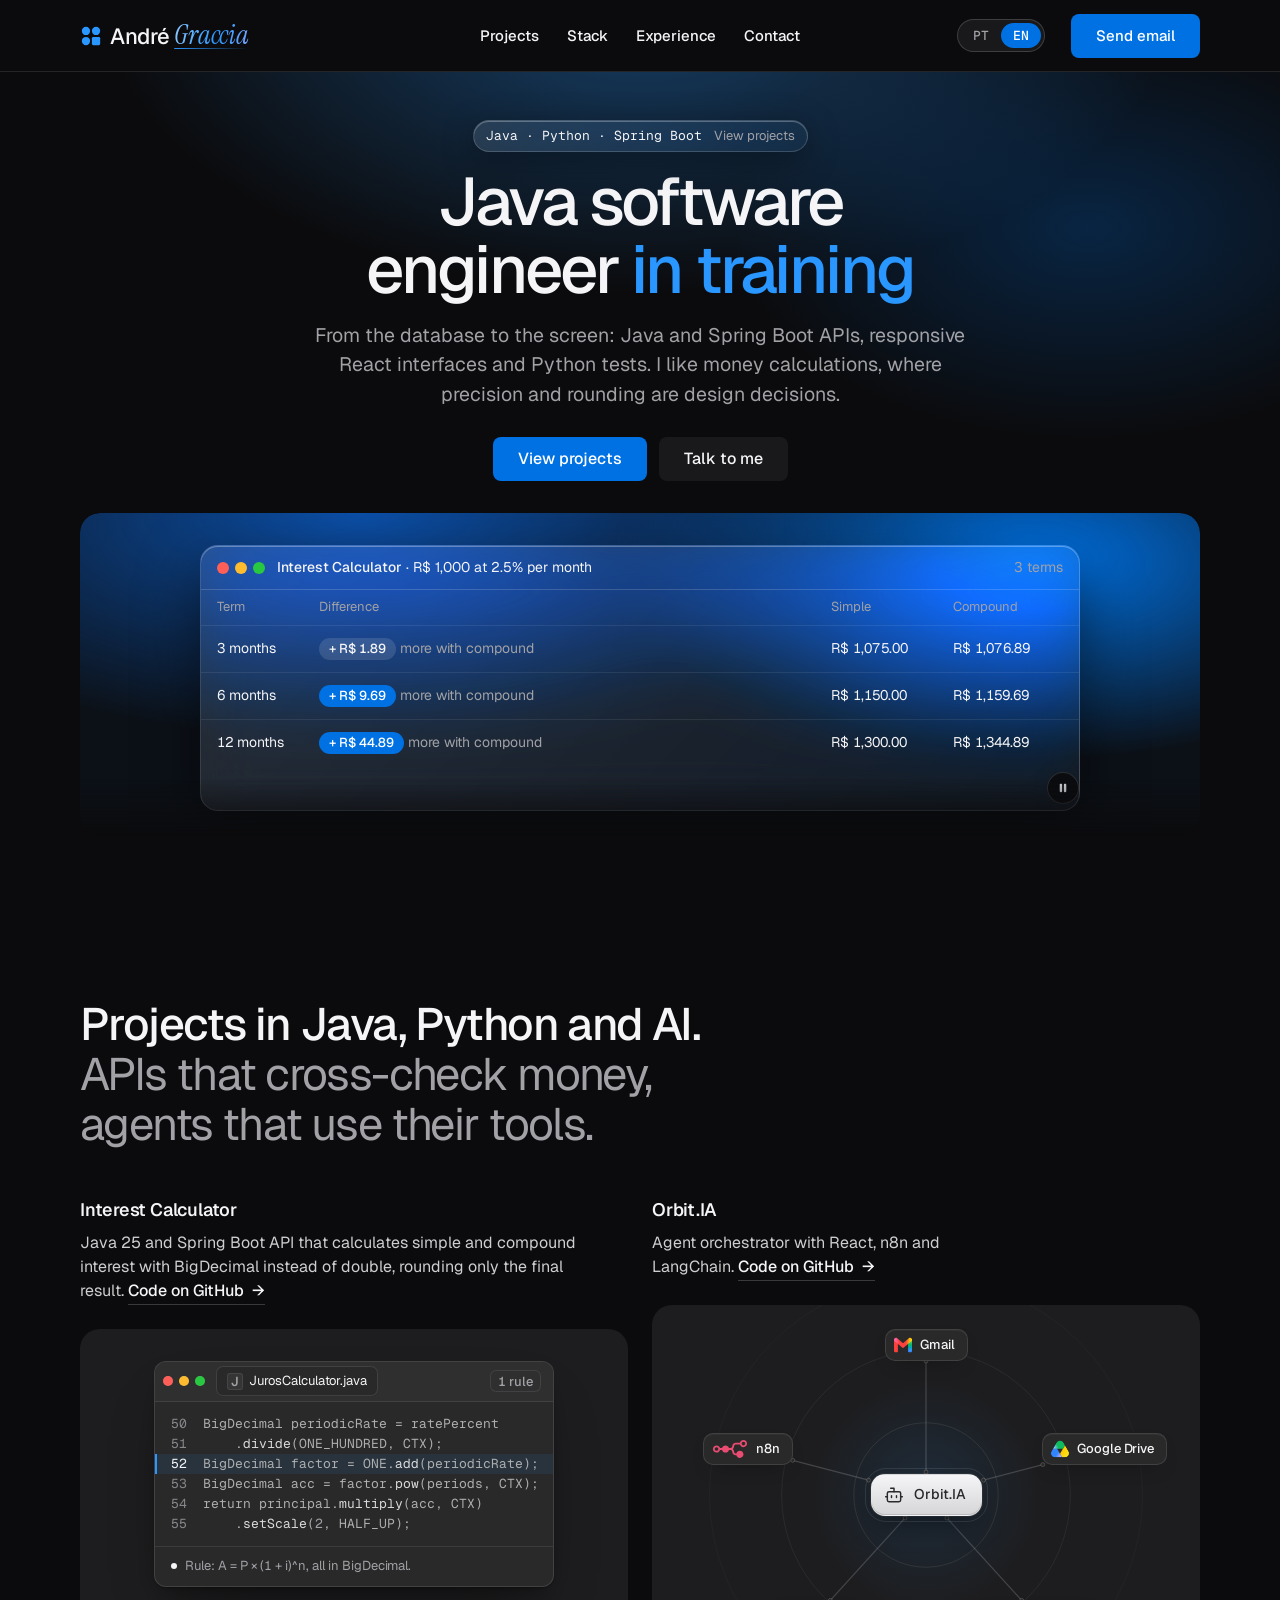
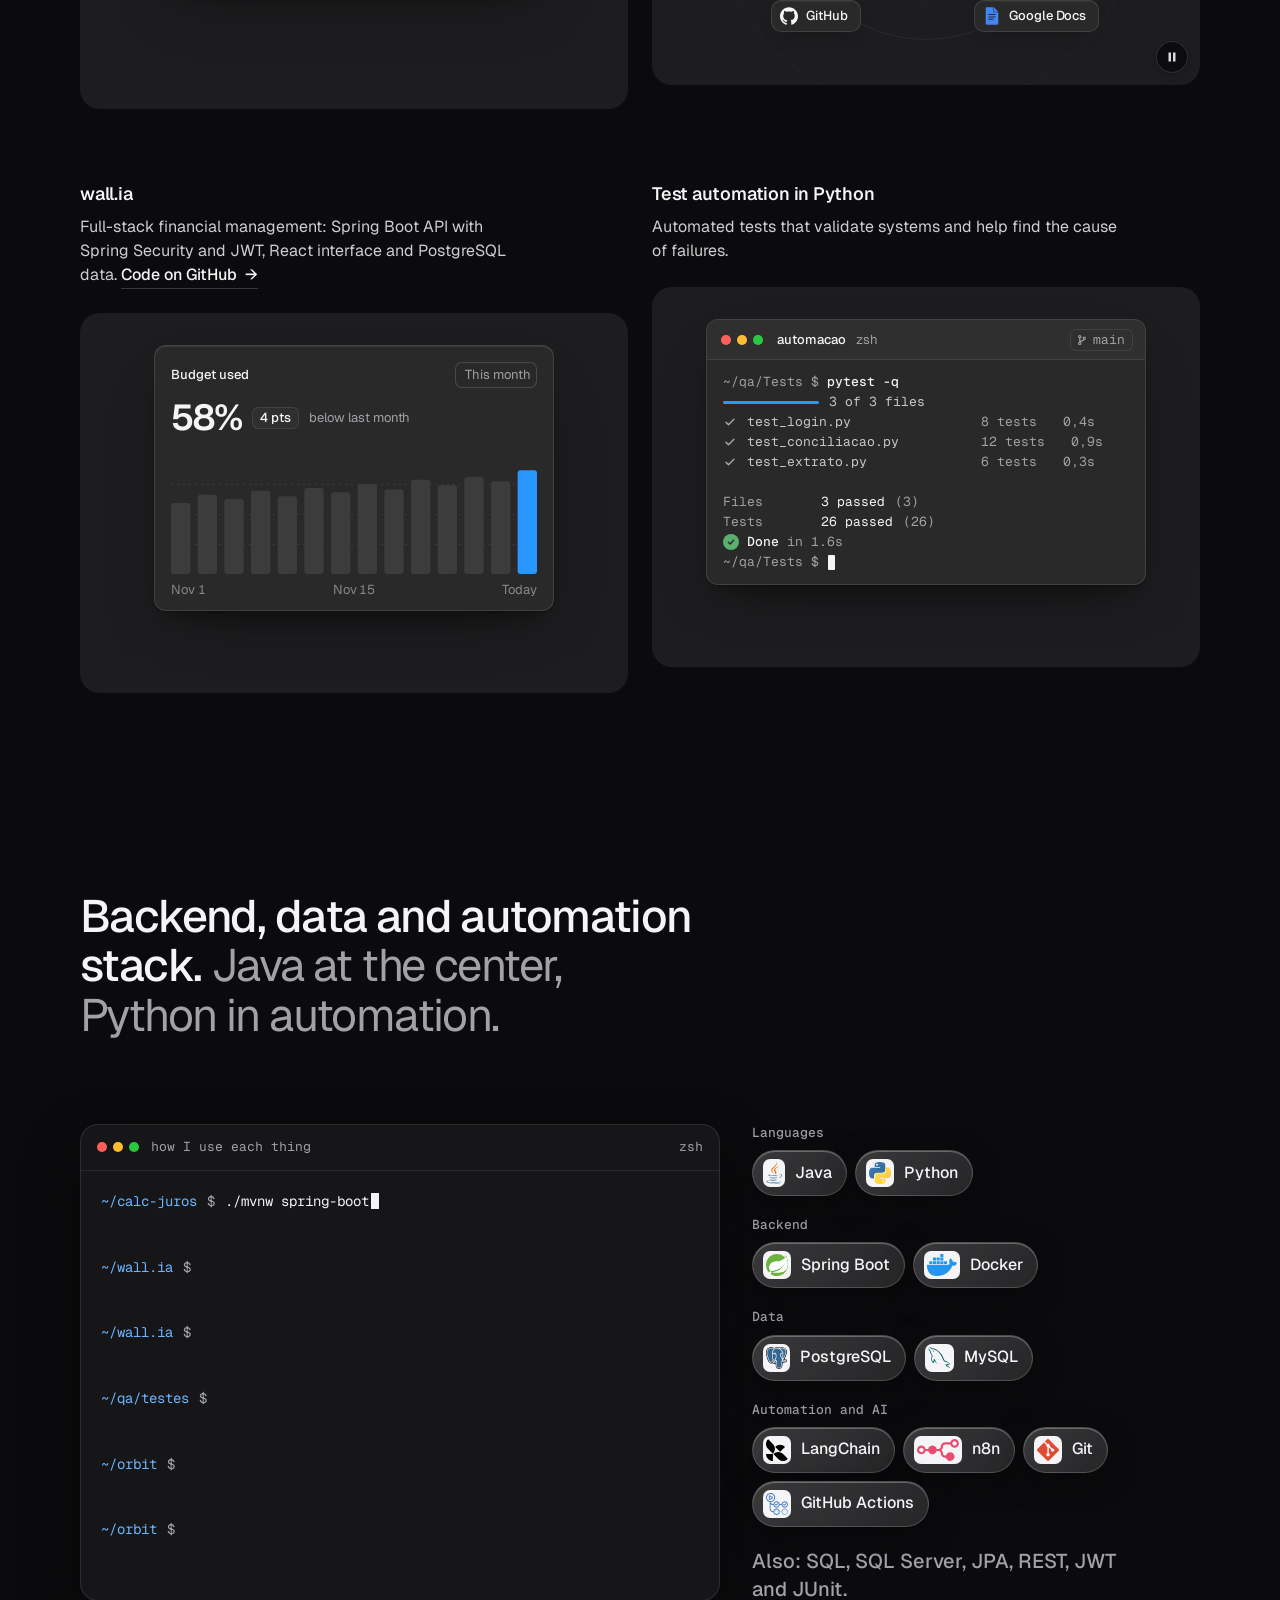
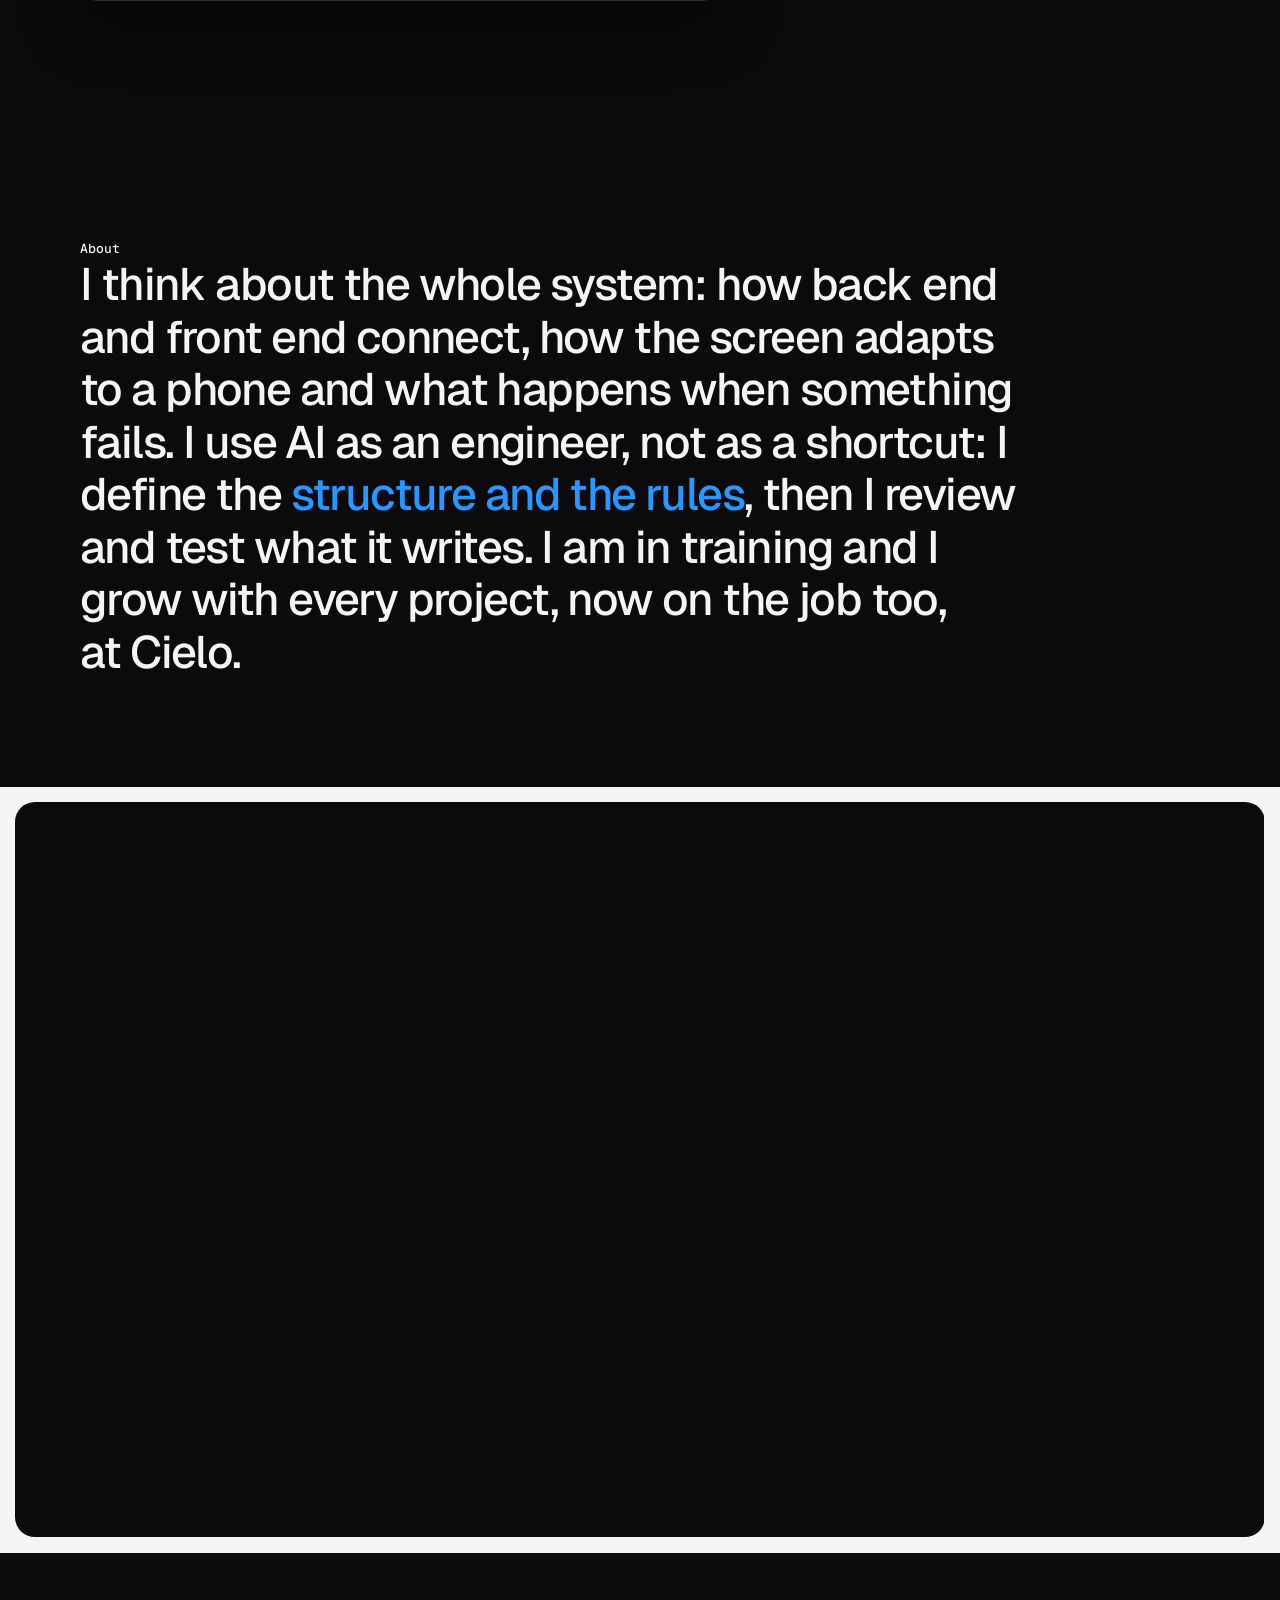
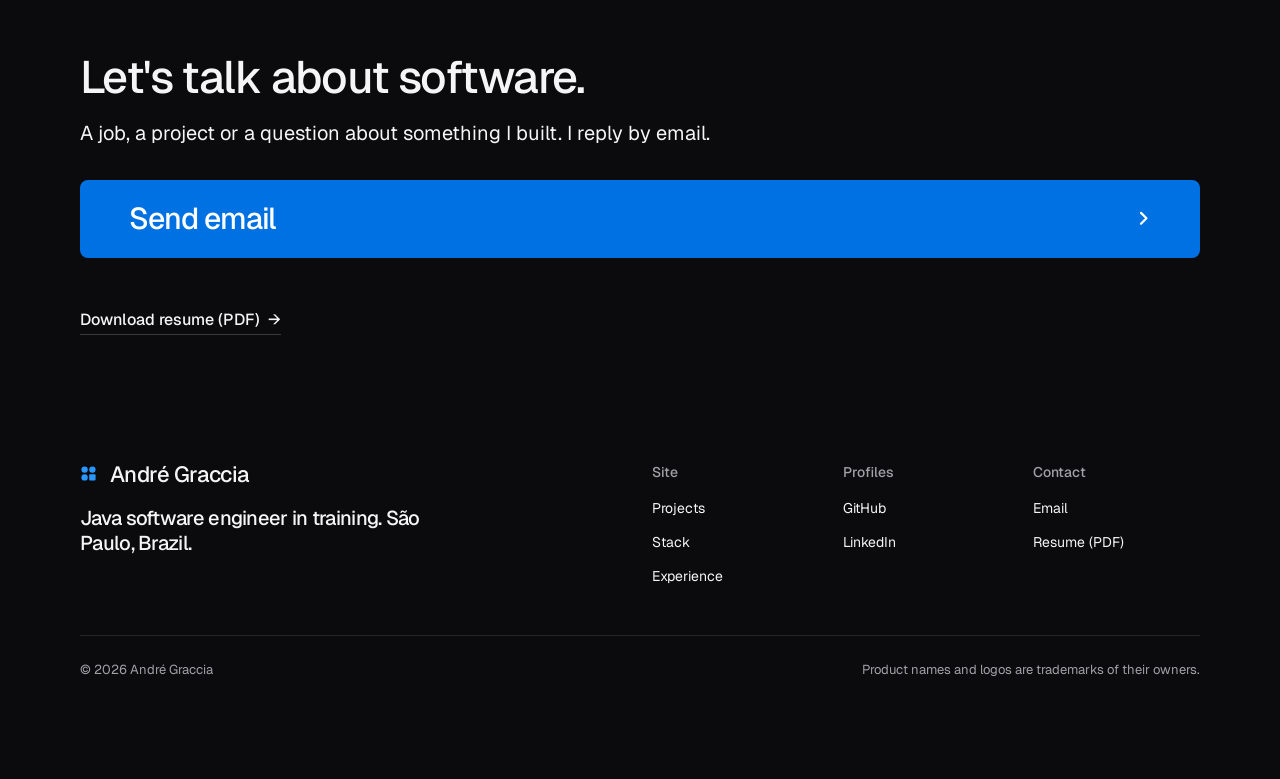
<file: index.html>
<!doctype html>
<!-- type: software. deal: hero centred (janela com a Calculadora de Juros), nav centre, close type, footer columns, rhythm dark-band->surface (tokens Apple, apple.md), buttons tonal, mark dots.
     moments: word-highlight (statement). palette: Apple (client's own via start.mjs brand), type: Geist.
     Os dados dentro das janelas (vendas, testes, orçamento) são exemplos ilustrativos de interface, não números reais. -->
<html lang="pt-BR" data-type="software" data-radius="soft" data-buttons="tonal" data-motion>
<head>
<meta charset="utf-8">
<meta name="viewport" content="width=device-width, initial-scale=1, viewport-fit=cover">
<title>André Graccia: engenheiro de software Java em formação</title>
<meta name="description" content="Engenheiro de software Java em formação, full stack. APIs em Java e Spring Boot, interfaces responsivas em React, testes em Python e agentes de IA. Projetos no GitHub.">
<meta property="og:type" content="website">
<meta property="og:title" content="André Graccia: engenheiro de software Java em formação">
<meta property="og:description" content="APIs em Java e Spring Boot, interfaces em React, testes em Python e agentes de IA.">
<meta property="og:url" content="https://andre-graccia.vercel.app/">
<meta property="og:locale" content="pt_BR">
<meta property="og:site_name" content="André Graccia">
<link rel="canonical" href="https://andre-graccia.vercel.app/">
<script type="application/ld+json">
{"@context":"https://schema.org","@type":"Person","name":"André Graccia","url":"https://andre-graccia.vercel.app/","jobTitle":"Engenheiro de software Java em formação","sameAs":["https://github.com/AndreGraccia","https://www.linkedin.com/in/andregraccia/"]}
</script>
<meta name="twitter:card" content="summary">
<link rel="icon" href="favicon.svg" type="image/svg+xml">
<meta name="theme-color" content="#0b0b0d">
<meta name="site-kind" content="software">
<meta name="page-type" content="software">
<link rel="preconnect" href="https://fonts.googleapis.com">
<link rel="preconnect" href="https://fonts.gstatic.com" crossorigin>
<link rel="stylesheet" href="https://fonts.googleapis.com/css2?family=Geist:wght@400..700&family=Geist+Mono:wght@400..500&family=Instrument+Serif:ital@1&display=swap" media="print" onload="this.media='all'"><noscript><link rel="stylesheet" href="https://fonts.googleapis.com/css2?family=Geist:wght@400..700&family=Geist+Mono:wght@400..500&family=Instrument+Serif:ital@1&display=swap"></noscript>
<link rel="stylesheet" href="assets/bundle-a.css">

<style>
:root {
  --p-bg: #0b0b0d; --p-surface: #1d1d1f; --p-ink: #f5f5f7; --p-muted: #a1a1a6;
  --p-accent: #2997ff; --p-accent-ink: #000000; --p-action: #0071e3; --p-action-ink: #ffffff;
  --p-inv-bg: #f5f5f7; --p-inv-surface: #ffffff; --p-inv-ink: #1d1d1f; --p-inv-muted: #515154;
  --p-inv-accent: #0066cc; --p-inv-accent-ink: #ffffff; --p-inv-action: #0066cc; --p-inv-action-ink: #ffffff;
  --font-display: "Geist", system-ui, sans-serif;
  --font-text: "Geist", system-ui, sans-serif;
  --font-mono: "Geist Mono", ui-monospace, "SFMono-Regular", Menlo, Consolas, monospace;
  --display-weight: 500;
  --display-tracking: -0.035em;
  --display-tracking-xl: -0.045em;
}
</style>
<link rel="stylesheet" href="assets/bundle-b.css">

<script>document.documentElement.classList.add('m-enter');(function(){var h=document.documentElement,d=function(){h.classList.add('m-enter-done')};setTimeout(d,3000);addEventListener('load',function(){setTimeout(d,700)})})()</script>
<script src="assets/backgrounds/backgrounds.js"></script>
<script>document.documentElement.classList.add('mo-js');(function(){var h=document.documentElement,d=function(){h.classList.add('mo-safe')};setTimeout(d,6000);addEventListener('load',function(){setTimeout(d,2500)})})()</script>
<link rel="modulepreload" href="assets/moments/moments.js">
<link rel="modulepreload" href="assets/moments/lib.js">
<link rel="modulepreload" href="assets/moments/word-highlight/moment.js">
<link rel="modulepreload" href="assets/moments/line-carries-colour/moment.js">
<style>
/* liquid glass: vidro fosco translúcido sobre o brilho azul; só no herói, na janela do git log, nas pílulas e nos chips */
:root { --glass-bg: linear-gradient(135deg, rgb(255 255 255 / .12), rgb(255 255 255 / .04)); --glass-line: rgb(255 255 255 / .16); }
.glass, .pill, .chips li { background: var(--glass-bg); backdrop-filter: blur(22px) saturate(180%); -webkit-backdrop-filter: blur(22px) saturate(180%); border: 1px solid var(--glass-line); box-shadow: inset 0 1px 0 rgb(255 255 255 / .28), 0 8px 32px rgb(0 0 0 / .35); }
body { background: var(--p-bg); }
.hero { position: relative; isolation: isolate; }
.hero::before { content: ""; position: absolute; inset: 0 0 auto 0; height: 760px; z-index: -1; pointer-events: none;
  background: radial-gradient(60% 55% at 50% 0%, rgb(41 151 255 / .38), transparent 70%), radial-gradient(40% 40% at 85% 30%, rgb(0 113 227 / .25), transparent 70%); }
.hero .hero__window { --ground-bg: radial-gradient(70% 100% at 25% 0%, #0b4fa8 0, transparent 70%), radial-gradient(55% 90% at 85% 15%, #0071e3 0, transparent 68%), #0c1118; }
/* a janela do hero: a Calculadora de Juros comparando juros simples e compostos */
.hero__window { background: var(--p-surface); }
.cw { color: var(--p-ink); border-radius: 18px; font: 400 14px/1.4 var(--font-text); overflow: hidden; background: var(--glass-bg); backdrop-filter: blur(26px) saturate(180%); -webkit-backdrop-filter: blur(26px) saturate(180%); border: 1px solid var(--glass-line); box-shadow: inset 0 1px 0 rgb(255 255 255 / .3), 0 24px 60px rgb(0 0 0 / .5); }
.cw__bar { display: flex; align-items: center; gap: 12px; padding: 12px 16px; border-bottom: 1px solid var(--glass-line); }
.cw__dots { display: flex; gap: 6px; } .cw__dots i { width: 10px; height: 10px; border-radius: 50%; background: rgb(255 255 255 / .28); }
.cw__bar b { font-weight: 500; } .cw__bar span:last-child { margin-left: auto; color: var(--p-muted); }
.cw__row { display: grid; grid-template-columns: 90px 1fr 110px 110px; gap: 12px; align-items: center; padding: 12px 16px; border-bottom: 1px solid rgb(255 255 255 / .08); font-variant-numeric: tabular-nums; }
.cw__row:last-child { border-bottom: 0; }
.cw__row.is-head { color: var(--p-muted); font-size: 13px; padding-block: 8px; }
.cw__tag { display: inline-flex; width: fit-content; padding: 2px 10px; border-radius: 99px; font-size: 13px; font-weight: 500; background: rgb(255 255 255 / .12); color: var(--p-ink); }
.cw__tag.is-bad { background: #0071e3; color: #fff; }
.cw__why { color: var(--p-muted); }
@media (max-width: 639px) { .cw__row { grid-template-columns: 1fr auto; } .cw__row > :nth-child(3), .cw__row > :nth-child(4) { display: none; } .cw__bar span:last-child { display: none; } }
/* tipografia: Geist (títulos e texto, 500/400), Geist Mono (rótulos, datas, código). Destaque: uma palavra em azul no h1 e o resto do h2 em cinza */
.hl { font-style: normal; color: var(--p-accent); }
.t-label, .rows__value, .pill > span:first-child, .gl, .ui-code__pre, .ui-term__screen { font-family: var(--font-mono); letter-spacing: 0; }
.t-label { text-transform: none; font-size: 13px; }
.section-head h2 .muted { font-weight: 400; }
.stack-lists p:not(.t-label) { font-weight: 500; }
.chips { display: flex; flex-wrap: wrap; gap: 8px; margin: 8px 0 0; padding: 0; list-style: none; }
.chips li { display: inline-flex; align-items: center; gap: 10px; padding: 8px 14px 8px 10px; border-radius: 99px; background: var(--p-surface); font-weight: 500; font-size: 16px; transition: transform .15s; }
.chips li:hover { transform: translateY(-2px); }
.chips .ic { height: 24px; width: auto; }
.facts { display: grid; grid-template-columns: repeat(3, 1fr); gap: 24px; margin: 48px 0 0; }
.facts dd { margin: 4px 0 0; font: 500 var(--t-stat)/1.1 var(--font-display); letter-spacing: var(--display-tracking); }
.facts dt { margin: 0; }
/* logos escuros ganham uma base clara para não sumir no vidro */
.chips .ic { background: #f5f5f7; border-radius: 7px; padding: 3px; box-sizing: content-box; height: 22px; width: auto; }
/* animações ao rolar (CSS scroll-driven, sem JS): barra de progresso, o herói que sobe e se apaga, blocos que entram com a rolagem.
   Só onde o navegador suporta animation-timeline e sem preferência por menos movimento; fora disso tudo fica visível e parado. */
.scroll-progress { position: fixed; z-index: 30; inset: 0 0 auto 0; height: 3px; background: var(--p-accent); transform-origin: 0 50%; transform: scaleX(0); pointer-events: none; }
@supports (animation-timeline: view()) {
  /* controladas só pela rolagem (o movimento acompanha o dedo ou a roda, nada toca sozinho) */
  @media all {
    @keyframes sp-line { from { opacity: 0; transform: translateX(-16px); } to { opacity: 1; transform: none; } }
    @keyframes sp-window { to { transform: translateY(-36px) scale(.96); opacity: .55; } }
    @keyframes sp-row { from { opacity: 0; transform: translateY(24px); } to { opacity: 1; transform: none; } }
    @keyframes sp-grow { to { transform: scaleX(1); } }
    @keyframes sp-rise { from { opacity: 0; transform: translateY(40px); } to { opacity: 1; transform: none; } }
    @keyframes sp-lift { to { opacity: .15; transform: translateY(-48px); } }
    @keyframes sp-drift { to { transform: translateY(180px); opacity: .25; } }
    @keyframes sp-pop { from { opacity: 0; transform: translateY(16px) scale(.92); } to { opacity: 1; transform: none; } }
    @keyframes sp-slide { from { opacity: 0; transform: translateX(48px); } to { opacity: 1; transform: none; } }
    .scroll-progress { animation: sp-grow linear both; animation-timeline: scroll(root); }
    .hero::before { animation: sp-drift linear both; animation-timeline: scroll(root); animation-range: 0 100vh; }
    .hero__c { animation: sp-lift linear both; animation-timeline: scroll(root); animation-range: 0 70vh; }
    #projetos .section-head, #stack .section-head, #projetos .card { animation: sp-rise linear both; animation-timeline: view(); animation-range: entry 0% entry 55%; }
    #stack .panel { animation: sp-slide linear both; animation-timeline: view(); animation-range: entry 0% entry 60%; }
    .chips li { animation: sp-pop linear both; animation-timeline: view(); animation-range: entry 10% entry 70%; }
    .chips li:nth-child(2) { animation-range: entry 20% entry 80%; }
    .chips li:nth-child(3) { animation-range: entry 30% entry 90%; }
    .chips li:nth-child(4) { animation-range: entry 40% entry 100%; }
    #contato .closing__cta { animation: sp-rise linear both; animation-timeline: view(); animation-range: entry 0% entry 60%; }
    .hero__window { animation: sp-window linear both; animation-timeline: scroll(root); animation-range: 0 90vh; }
    .stk { animation: sp-rise linear both; animation-timeline: view(); animation-range: entry 0% entry 55%; }
    .stk__ln { animation: sp-line linear both; animation-timeline: view(); animation-range: entry 15% entry 75%; }
    #experiencia .section-head, #experiencia .rows li, #experiencia .gl, #contato .closing__links { animation: sp-row linear both; animation-timeline: view(); animation-range: entry 0% entry 60%; }
  }
}
/* o mesmo efeito onde o navegador não tem animation-timeline (Firefox, Safari antes do 26): o script no fim da página
   marca os blocos que ainda estão abaixo da tela com .sp-io e eles entram uma vez quando aparecem (sem script, tudo visível) */
.sp-io { opacity: 0; transform: translateY(24px); transition: opacity .6s cubic-bezier(.2,.8,.2,1), transform .6s cubic-bezier(.2,.8,.2,1); }
.sp-io.is-in { opacity: 1; transform: none; }
/* bolinhas estilo macOS em todas as janelas */
.cw__dots i, .ui-dots i { width: 12px; height: 12px; border-radius: 50%; }
.cw__dots i:nth-child(1), .ui-dots i:nth-child(1) { background: #ff5f57; }
.cw__dots i:nth-child(2), .ui-dots i:nth-child(2) { background: #febc2e; }
.cw__dots i:nth-child(3), .ui-dots i:nth-child(3) { background: #28c840; }
.ui-code__tabs .ui-dots { margin-right: 10px; display: inline-flex; gap: 6px; }
/* espaçamento: painéis dos projetos com altura própria, "Sobre" centrado na tela, fatos junto das linhas */
#projetos .card > .panel:not([data-fx], .panel--device) { --p-h: 380px; height: 380px; }
#projetos .grid { align-items: start; }
.statement .wrap { min-height: calc(100svh - 240px); display: grid; align-content: center; }
.facts { margin-top: 40px; }
/* interação com o mouse: o vidro ganha um foco de luz que segue o cursor, o brilho azul do herói acompanha o ponteiro e as linhas da janela acendem */
.cw, .gl, .chips li, .pill, #projetos .card > .panel:not([data-fx], .panel--device), #stack .panel:not([data-fx]) {
  background-image: radial-gradient(240px circle at var(--mx, -400px) var(--my, -400px), rgb(255 255 255 / .14), transparent 70%), var(--glass-bg, none); }
#projetos .card > .panel:not([data-fx], .panel--device), #stack .panel:not([data-fx]) { background-image: radial-gradient(320px circle at var(--mx, -400px) var(--my, -400px), rgb(41 151 255 / .16), transparent 70%); }
.hero::before { background: radial-gradient(60% 55% at var(--gx, 50%) 0%, rgb(41 151 255 / .38), transparent 70%), radial-gradient(40% 40% at 85% 30%, rgb(0 113 227 / .25), transparent 70%); }
.cw__row:not(.is-head) { transition: background .15s; } .cw__row:not(.is-head):hover { background: rgb(255 255 255 / .07); }
/* stack e experiência */
.stack-lists { display: grid; gap: 24px; align-content: center; }
.stack-lists p:not(.t-label) { font-size: 20px; line-height: 1.4; }
.stack-lists .t-label { margin: 0 0 4px; }
.gl { background: #1d1d1f; color: #f5f5f7; border-radius: 14px; font: 400 14px/1.6 var(--font-mono); overflow: hidden; }
.gl__bar { display: flex; align-items: center; gap: 12px; padding: 12px 16px; border-bottom: 1px solid rgb(255 255 255 / .1); color: #a1a1a2; font-size: 13px; }
.gl__body { padding: 16px; display: grid; gap: 4px; }
.gl__body p { margin: 0; } .gl__body b { color: #2997ff; font-weight: 500; } .gl__body em { color: #a1a1a2; font-style: normal; }
.gl__caret { display: inline-block; width: 8px; height: 16px; margin-left: 4px; vertical-align: -3px; background: #f5f5f7; animation: gl-blink 1.1s steps(1) infinite; }
@keyframes gl-blink { 50% { opacity: 0; } }
@media (prefers-reduced-motion: reduce) { .gl__caret { animation: none; } }

#projetos .card > .panel:not([data-fx], .panel--device), #stack .panel:not([data-fx]) { --p-h: 300px; background-color: var(--p-surface); }
#projetos .card > .panel::before, #projetos .card > .panel::after { display: none; }
#projetos .grid + .grid .at-rise { --ay: 96px; }
@media (max-width: 639px) { #projetos .panel { --p-h: 220px; } }
/* seções nunca sobrepõem a seguinte: altura mínima de N telas (não fixa), em qualquer largura e altura de janela */
@media (min-width: 640px) {
  main > :is(section, .section):not(.hero), footer.closing { height: auto; min-height: calc(var(--h, 1) * 100vh); min-height: calc(var(--h, 1) * 100svh); display: flex; flex-direction: column; }
  main > :is(section, .section):not(.hero) > :is(.wrap, .container), footer.closing > .wrap { flex: 1 0 auto; height: auto; min-height: 0; }
  main > .hero { height: auto; min-height: 100vh; min-height: 100svh; display: grid; grid-template-columns: minmax(0, 1fr); grid-template-rows: 1fr; }
  main > .hero > .wrap { height: auto; }
  main > :is(section, .section) > .wrap > .fill, main > :is(section, .section) > .wrap > .group > .fill { flex: 1 0 auto; min-height: auto; }
}
/* espaçamento: seções compactas, sem blocos soltos longe uns dos outros */
@media (min-width: 640px) {
  main > :is(section, .section):not(.hero, .statement), footer.closing { min-height: 0; padding-block: clamp(72px, 11vh, 120px); }
  main > :is(section, .section).g2 > .wrap { grid-template-rows: auto auto; row-gap: clamp(48px, 8vh, 80px); }
  main > :is(section, .section) > .wrap > .fill { margin-top: clamp(24px, 4vh, 40px); }
  #stack .grid { gap: 32px; align-items: center; }
  .stack-lists { gap: 20px; }
  .closing__cta { margin-bottom: clamp(40px, 7vh, 64px); }
  main > :is(section, .section).statement { min-height: 0; padding-block: clamp(24px, 6vh, 56px); }
  .statement .wrap { min-height: 0; padding-block: clamp(24px, 6vh, 64px); }
}
/* terminal da stack */
.stk { background: #161618; color: #f5f5f7; border: 1px solid rgb(255 255 255 / .1); border-radius: 18px; overflow: hidden; box-shadow: 0 24px 60px rgb(0 0 0 / .45); font: 400 14px/1.6 var(--font-mono); }
.stk__bar { display: flex; align-items: center; gap: 12px; padding: 12px 16px; border-bottom: 1px solid rgb(255 255 255 / .08); color: var(--p-muted); font-size: 13px; }
.stk__bar .ui-dots { display: inline-flex; gap: 6px; } .stk__shell { margin-left: auto; }
.stk__body { padding: 18px 20px 22px; display: grid; gap: 4px; }
.stk__ln { display: flex; flex-wrap: wrap; align-items: center; gap: 4px 10px; }
.stk__cwd { color: #6cb6ff; } .stk__sig { color: var(--p-muted); } .stk__cmd { color: #f5f5f7; }
.stk__out { color: var(--p-muted); padding-left: 16px; margin-bottom: 10px; }
.stk__out::before { content: "→"; margin-right: 8px; color: #28c840; }
.stk__tag { display: inline-flex; align-items: center; gap: 6px; margin-left: auto; padding: 2px 10px; border-radius: 99px; font-size: 12px; background: rgb(255 255 255 / .08); border: 1px solid rgb(255 255 255 / .12); }
.stk__cmd + .stk__tag { margin-left: auto; } .stk__tag + .stk__tag { margin-left: 0; }
.stk__tag img { width: 16px; height: 16px; padding: 2px; box-sizing: content-box; background: #f5f5f7; border-radius: 5px; }
@media (max-width: 639px) { .stk__tag { margin-left: 0 !important; }
  .stk { font-size: 13px; } .stk__body { padding: 14px 14px 16px; } .stk__bar { padding: 10px 14px; }
  .stk__out { display: block; padding-left: 0; margin-bottom: 8px; } /* a seta fica na mesma linha do texto */
  #projetos .card > .panel:not([data-fx], .panel--device) { --p-h: 300px; height: 300px; } }
/* terminal da stack, interativo: digita ao rolar, clique no comando roda de novo, passar no selo acende a tecnologia na lista */
.stk.is-armed .stk__out, .stk.is-armed .stk__tag { visibility: hidden; }
.stk.is-armed .is-ran > .stk__tag, .stk.is-armed .stk__out.is-ran { visibility: visible; animation: stk-in .35s ease both; }
@keyframes stk-in { from { opacity: 0; transform: translateY(4px); } }
.stk__cmd.is-typing::after { content: ""; display: inline-block; width: .55em; height: 1.1em; margin-left: 2px; vertical-align: -.18em; background: #f5f5f7; animation: gl-blink 1.1s steps(1) infinite; }
.stk.is-live .stk__ln:not(.stk__out) { cursor: pointer; border-radius: 6px; transition: background .15s; }
.stk.is-live .stk__ln:not(.stk__out):hover { background: rgb(255 255 255 / .05); }
.chips li.is-hit { border-color: var(--p-accent); transform: translateY(-2px); box-shadow: 0 0 0 3px rgb(41 151 255 / .25); }
/* Sobre: a linha azul se desenha conforme a seção cruza a tela (só rolagem, nada toca sozinho) */
@supports (animation-timeline: view()) { @media (prefers-reduced-motion: no-preference) {
  .statement { view-timeline: --sobre block; }
  .statement .wrap::before { content: ""; display: block; height: 2px; max-width: 960px; margin-bottom: 28px; border-radius: 2px; background: linear-gradient(90deg, var(--p-accent), transparent); transform-origin: 0 50%; transform: scaleX(0);
    animation: sp-grow linear both; animation-timeline: --sobre; animation-range: entry 15% cover 55%; }
} }
/* nome no menu: sobrenome em serifa itálica desenhada (Instrument Serif), entra uma vez com foco + sublinhado que se desenha */
.nav__name { display: inline-block; -webkit-mask-image: linear-gradient(90deg, #000 45%, transparent 55%); mask-image: linear-gradient(90deg, #000 45%, transparent 55%); -webkit-mask-size: 250% 100%; mask-size: 250% 100%; -webkit-mask-repeat: no-repeat; mask-repeat: no-repeat; animation: name-wipe 2.4s linear .4s both; }
@media (prefers-reduced-motion: reduce) { .nav__name { animation-duration: 2.4s !important; } .nav__sur::after { animation-duration: 1.4s !important; } }
@keyframes name-wipe { from { -webkit-mask-position: 100% 0; mask-position: 100% 0; } to { -webkit-mask-position: 0 0; mask-position: 0 0; } }
.nav__sur { position: relative; display: inline-block; font-family: "Instrument Serif", Georgia, serif; font-style: italic; font-weight: 400; font-size: 1.22em; letter-spacing: -.01em;
  background: linear-gradient(100deg, #8ec9ff 0%, #2997ff 55%, #7aa7ff 100%); -webkit-background-clip: text; background-clip: text; color: transparent; padding-right: .06em; }
.nav__sur::after { content: ""; position: absolute; left: 0; right: .06em; bottom: -.04em; height: 2px; border-radius: 2px; background: linear-gradient(90deg, #2997ff, transparent); transform-origin: 0 50%; animation: name-line 1.4s linear 2.8s both; }
@keyframes name-line { from { transform: scaleX(0); } to { transform: scaleX(1); } }
/* caixa de contato: abre ao clicar em qualquer "e-mail" e monta a mensagem no Gmail, no Outlook ou no app de e-mail */
.contact { color-scheme: dark; width: min(520px, calc(100vw - 32px)); max-height: calc(100svh - 32px); overflow: auto; padding: 28px; border: 1px solid rgb(255 255 255 / .16); border-radius: 20px; background: #161618; color: #f5f5f7; box-shadow: 0 30px 80px rgb(0 0 0 / .6); }
.contact::backdrop { background: rgb(0 0 0 / .6); backdrop-filter: blur(6px); }
.contact[open] { animation: ct-in .25s cubic-bezier(.2,.7,.2,1); }
@keyframes ct-in { from { opacity: 0; transform: translateY(12px) scale(.98); } }
.contact__head { display: flex; align-items: start; justify-content: space-between; gap: 16px; }
.contact h2 { margin: 0; font: 500 28px/1.15 var(--font-display); letter-spacing: var(--display-tracking); }
.contact p { margin: 8px 0 18px; color: var(--p-muted); font-size: 15px; line-height: 1.5; }
.contact__x { flex: none; width: 36px; height: 36px; border-radius: 50%; border: 1px solid rgb(255 255 255 / .14); background: rgb(255 255 255 / .06); color: inherit; font-size: 20px; line-height: 1; cursor: pointer; }
.contact__x:hover { background: rgb(255 255 255 / .12); }
.contact label { display: grid; gap: 6px; margin-bottom: 14px; font-size: 13px; color: var(--p-muted); }
.contact input, .contact textarea { width: 100%; padding: 11px 14px; border-radius: 12px; border: 1px solid rgb(255 255 255 / .14); background: #0b0b0d; color: #f5f5f7; font: 400 16px/1.4 var(--font-text); }
.contact input:focus, .contact textarea:focus { outline: 2px solid var(--p-accent); outline-offset: 1px; border-color: transparent; }
.contact textarea { resize: vertical; min-height: 110px; }
.contact__actions { display: flex; flex-wrap: wrap; gap: 10px; margin-top: 6px; }
.contact__copy { margin: 16px 0 0; font-size: 13px; }
.contact__copy button { background: none; border: 0; padding: 0; color: var(--p-accent); font: inherit; text-decoration: underline; cursor: pointer; }
.closing__cv { margin: 18px 0 0; }
/* seletor de idioma */
.lang { display: inline-flex; padding: 3px; border-radius: 99px; border: 1px solid rgb(255 255 255 / .16); background: rgb(255 255 255 / .06); margin-right: 10px; }
.lang button { padding: 6px 12px; border: 0; border-radius: 99px; background: none; color: var(--p-muted); font: 500 13px/1 var(--font-mono); cursor: pointer; transition: background .15s, color .15s; }
.lang button:hover { color: #f5f5f7; }
.lang button[aria-pressed="true"] { background: var(--p-action); color: #fff; }
.pill { gap: 12px; }
.pill:hover { transform: translateY(-2px); transition: transform .15s; }
.closing__cta { margin-bottom: var(--s-8, 64px); }
html { scroll-padding-top: 72px; }
@media (prefers-reduced-motion: no-preference) { html { scroll-behavior: smooth; } }
:focus-visible { outline: 2px solid var(--p-accent); outline-offset: 3px; border-radius: 6px; }
</style>
</head>
<body>
<div class="scroll-progress" aria-hidden="true"></div>

<header class="nav nav--centre">
  <div class="wrap nav__bar">
    <a class="skip-link" href="#top">Ir para o conteúdo</a>
    <a class="nav__logo" href="#top"><span class="mark" data-mark="dots" aria-hidden="true"></span><span class="nav__name">André <span class="nav__sur">Graccia</span></span></a>
    <nav class="nav__links" aria-label="Principal">
      <div class="nav__item"><a class="nav__link" href="#projetos">Projetos</a></div>
      <div class="nav__item"><a class="nav__link" href="#stack">Stack</a></div>
      <div class="nav__item"><a class="nav__link" href="#experiencia">Experiência</a></div>
      <div class="nav__item"><a class="nav__link" href="#contato">Contato</a></div>
    </nav>
    <div class="nav__actions">
      <div class="lang" role="group" aria-label="Idioma / Language"><button type="button" data-lang="pt" aria-pressed="true">PT</button><button type="button" data-lang="en" aria-pressed="false">EN</button></div>
      <a class="btn btn--primary" href="mailto:andregraccia2105@gmail.com">Enviar e-mail</a>
    </div>
    <button class="nav__toggle" type="button" aria-expanded="false" aria-label="Menu"><svg width="18" height="18" viewBox="0 0 18 18" aria-hidden="true"><path d="M2 5h14M2 13h14" stroke="currentColor" stroke-width="1.6" stroke-linecap="round"/></svg></button>
  </div>
</header>

<main id="top">
  <section class="hero hero--centred" data-enter aria-labelledby="hero-h">
    <div class="wrap"><div class="hero-text">
      <div class="hero__c">
        <a class="pill" href="#projetos"><span>Java · Python · Spring Boot</span><span class="muted">Ver projetos</span></a>
        <h1 id="hero-h">Engenheiro de software Java <span class="hl">em formação</span></h1>
        <p class="hero__lead">Do banco de dados à tela: APIs em Java e Spring Boot, interfaces responsivas em React e testes em Python. Gosto de cálculos com dinheiro, onde precisão e arredondamento são decisões de projeto.</p>
        <div class="btn-row"><a class="btn btn--primary" href="#projetos">Ver projetos</a><a class="btn btn--secondary" href="#contato">Falar comigo</a></div>
      </div>
      <div class="hero__window" role="img" aria-label="Calculadora de Juros comparando juros simples e compostos de R$ 1.000 a 2,5% ao mês em 3, 6 e 12 meses">
        <div class="ly-piece cw" aria-hidden="true">
          <div class="cw__bar"><span class="cw__dots"><i></i><i></i><i></i></span><span><b>Calculadora de Juros</b> · R$ 1.000 a 2,5% ao mês</span><span>3 prazos</span></div>
          <div data-ly-steps="900">
            <div class="cw__row is-head"><span>Prazo</span><span>Diferença</span><span>Simples</span><span>Composto</span></div>
            <div class="cw__row" data-step><span>3 meses</span><span><span class="cw__tag">+ R$ 1,89</span> <span class="cw__why">a mais nos compostos</span></span><span>R$ 1.075,00</span><span>R$ 1.076,89</span></div>
            <div class="cw__row" data-step><span>6 meses</span><span><span class="cw__tag is-bad">+ R$ 9,69</span> <span class="cw__why">a mais nos compostos</span></span><span>R$ 1.150,00</span><span>R$ 1.159,69</span></div>
            <div class="cw__row" data-step><span>12 meses</span><span><span class="cw__tag is-bad">+ R$ 44,89</span> <span class="cw__why">a mais nos compostos</span></span><span>R$ 1.300,00</span><span>R$ 1.344,89</span></div>
          </div>
        </div>
      </div>
    </div></div>
  </section>

  <section class="section g2" id="projetos" style="--hm: 3" aria-labelledby="projetos-h">
    <div class="wrap">
      <div class="group">
        <div class="section-head">
          <h2 id="projetos-h">Projetos em Java, Python e IA. <span class="muted">APIs que cruzam dinheiro, agentes que usam suas ferramentas.</span></h2>
        </div>
        <div class="grid">
          <article class="card card--row card--open span-6">
            <h3>Calculadora de Juros</h3>
            <p>API em Java 25 e Spring Boot que calcula juros simples e compostos com BigDecimal em vez de double, e arredonda só no resultado final. <a class="link" href="https://github.com/AndreGraccia/calc-juros" target="_blank" rel="noopener">Código no GitHub</a></p>
            <div class="panel"><div class="stage stage--fade-b"><div class="at-rise fit" style="--fit-max:400px;--ax:max(24px, 50% - 200px);--ay:32px;--ay-sm:16px" data-ui-loop>
              <div class="ui ui-panel ui-code" data-ui="code">
                <div class="ui-code__tabs">
                  <span class="ui-dots" aria-hidden="true"><i></i><i></i><i></i></span>
                  <span class="ui-code__tab is-on"><i class="ui-code__lang">J</i>JurosCalculator.java</span>
                  <span class="ui-spacer"></span>
                  <span class="ui-chip ui-chip--plain ui-code__chip" data-code-chip>1 regra</span>
                </div>
                <pre class="ui-code__pre"><code><span class="ui-code__ln" data-n="50" data-note="Taxa em porcentagem vira fração.">BigDecimal periodicRate = ratePercent</span>
<span class="ui-code__ln" data-n="51">    .<span class="f">divide</span>(ONE_HUNDRED, CTX);</span>
<span class="ui-code__ln is-mark" data-n="52">BigDecimal factor = ONE.<span class="f">add</span>(periodicRate);</span>
<span class="ui-code__ln" data-n="53">BigDecimal acc = factor.<span class="f">pow</span>(periods, CTX);</span>
<span class="ui-code__ln" data-n="54" data-note="Valor monetário com 2 casas, HALF_UP.">return principal.<span class="f">multiply</span>(acc, CTX)</span>
<span class="ui-code__ln" data-n="55">    .<span class="f">setScale</span>(<span class="n">2</span>, HALF_UP);</span></code></pre>
                <div class="ui-code__hint" data-code-hint><span class="ui-dot"></span><span data-code-text>Regra: A = P × (1 + i)^n, tudo em BigDecimal.</span></div>
              </div>
            </div></div></div>
          </article>
          <article class="card card--row card--open span-6">
            <h3>Orbit.IA</h3>
            <p>Orquestrador de agentes com React, n8n e LangChain. <a class="link" href="https://github.com/AndreGraccia/Orbit.IA" target="_blank" rel="noopener">Código no GitHub</a></p>
            <div class="panel"><div class="dg" data-diagram><script type="application/json">{"layout":"hub","alt":"O Orbit.IA conecta Gmail, Google Drive, Google Docs, GitHub e n8n.","center":{"label":"Orbit.IA","icon":"ui:bot"},"spokes":[{"label":"Gmail","icon":"gmail"},{"label":"Google Drive","icon":"google-drive"},{"label":"Google Docs","icon":"google-docs"},{"label":"GitHub","icon":"github"},{"label":"n8n","icon":"n8n"}]}</script></div></div>
          </article>
        </div>
      </div>
      <div class="grid">
        <article class="card card--row card--open span-6">
          <h3>wall.ia</h3>
          <p>Gestão financeira full-stack: API em Spring Boot com Spring Security e JWT, interface em React e dados em PostgreSQL. <a class="link" href="https://github.com/AndreGraccia/wall.ia" target="_blank" rel="noopener">Código no GitHub</a></p>
          <div class="panel"><div class="stage stage--fade-b"><div class="at-rise fit" style="--fit-max:400px;--ax:max(24px, 50% - 200px);--ay:32px;--ay-sm:16px">
            <div class="ui ui-panel ui-stat" data-ui="stat" data-from="62" data-to="58" data-suffix="%">
              <div class="ui-stat__head">
                <div class="ui-stat__top"><span class="ui-stat__label">Orçamento usado</span><span class="ui-stat__range">Este mês</span></div>
                <div class="ui-stat__line"><span class="ui-stat__num" data-stat-num>58%</span><span class="ui-chip ui-chip--plain ui-stat__delta">4 pts</span><span class="ui-stat__sub">abaixo do mês anterior</span></div>
              </div>
              <div class="ui-stat__chart">
                <svg class="ui-stat__svg" viewBox="0 0 400 120" preserveAspectRatio="none" aria-hidden="true">
                  <path class="ui-stat__grid" d="M0 30.5H400M0 60.5H400M0 90.5H400"/>
                  <path class="ui-stat__cover" fill-rule="evenodd" d=""/>
                  <g class="ui-stat__bars"><rect rx="3" x="0.00" y="49.04" width="21.14" height="70.96"/><rect rx="3" x="29.14" y="40.86" width="21.14" height="79.14"/><rect rx="3" x="58.29" y="44.95" width="21.14" height="75.05"/><rect rx="3" x="87.43" y="36.76" width="21.14" height="83.24"/><rect rx="3" x="116.57" y="42.22" width="21.14" height="77.78"/><rect rx="3" x="145.71" y="34.04" width="21.14" height="85.96"/><rect rx="3" x="174.86" y="38.13" width="21.14" height="81.87"/><rect rx="3" x="204.00" y="29.94" width="21.14" height="90.06"/><rect rx="3" x="233.14" y="35.40" width="21.14" height="84.60"/><rect rx="3" x="262.29" y="25.85" width="21.14" height="94.15"/><rect rx="3" x="291.43" y="31.31" width="21.14" height="88.69"/><rect rx="3" x="320.57" y="23.12" width="21.14" height="96.88"/><rect rx="3" x="349.71" y="27.21" width="21.14" height="92.79"/><rect rx="3" x="378.86" y="16.30" width="21.14" height="103.70"/></g>
                </svg>
                <div class="ui-stat__axis" aria-hidden="true"><span>1 nov</span><span>15 nov</span><span>Hoje</span></div>
              </div>
            </div>
          </div></div></div>
        </article>
        <article class="card card--row card--open span-6">
          <h3>Automação de testes em Python</h3>
          <p>Testes automatizados que validam sistemas e ajudam a achar a causa das falhas.</p>
          <div class="panel"><div class="stage stage--fade-b"><div class="at-rise fit" style="--fit-max:440px;--ax:max(24px, 50% - 220px);--ay:32px;--ay-sm:16px">
            <div class="ui ui-panel ui-term" data-ui="terminal-run">
              <div class="ui-term__head">
                <span class="ui-dots" aria-hidden="true"><i></i><i></i><i></i></span>
                <span class="ui-term__title">automacao</span>
                <span class="ui-meta">zsh</span>
                <span class="ui-spacer"></span>
                <span class="ui-chip ui-chip--plain ui-term__branch"><svg viewBox="0 0 16 16" aria-hidden="true" fill="none" stroke="currentColor" stroke-width="1.5" stroke-linecap="round" stroke-linejoin="round"><circle cx="5" cy="3.5" r="1.5"/><circle cx="5" cy="12.5" r="1.5"/><circle cx="11" cy="5.5" r="1.5"/><path d="M5 5v6M11 7c0 2.6-6 1.8-6 4"/></svg>main</span>
              </div>
              <div class="ui-term__screen" data-term-screen>
                <div class="ui-term__track" data-term-track>
                  <div class="ui-term__ln ui-term__cmd"><span class="ui-term__cwd">~/<span class="ui-term__up">qa/</span>testes</span><span class="ui-term__sig">$</span><span class="ui-term__typed" data-term-cmd>pytest -q</span></div>
                  <div class="ui-term__ln ui-term__meter" data-term-out data-term-meter><span class="ui-term__bar" style="--p:1"><i></i></span><span class="ui-term__count" data-term-count>3 de 3 arquivos</span></div>
                  <div class="ui-term__ln ui-term__log" data-term-out data-term-step><svg class="ui-term__tick" viewBox="0 0 16 16" aria-hidden="true"><path d="m3.5 8.4 2.8 2.8 6.2-6.4"/></svg><span class="ui-term__path">test_login.py</span><span class="ui-term__n">8 testes</span><span class="ui-term__t">0,4s</span></div>
                  <div class="ui-term__ln ui-term__log" data-term-out data-term-step><svg class="ui-term__tick" viewBox="0 0 16 16" aria-hidden="true"><path d="m3.5 8.4 2.8 2.8 6.2-6.4"/></svg><span class="ui-term__path">test_conciliacao.py</span><span class="ui-term__n">12 testes</span><span class="ui-term__t">0,9s</span></div>
                  <div class="ui-term__ln ui-term__log" data-term-out data-term-step><svg class="ui-term__tick" viewBox="0 0 16 16" aria-hidden="true"><path d="m3.5 8.4 2.8 2.8 6.2-6.4"/></svg><span class="ui-term__path">test_extrato.py</span><span class="ui-term__n">6 testes</span><span class="ui-term__t">0,3s</span></div>
                  <div class="ui-term__ln ui-term__gap" data-term-out aria-hidden="true"></div>
                  <div class="ui-term__ln ui-term__sum" data-term-out><span class="ui-term__key">Arquivos</span><span class="ui-term__val">3 passaram</span><span class="ui-term__dim">(3)</span></div>
                  <div class="ui-term__ln ui-term__sum" data-term-out><span class="ui-term__key">Testes</span><span class="ui-term__val">26 passaram</span><span class="ui-term__dim">(26)</span></div>
                  <div class="ui-term__ln ui-term__done" data-term-out data-term-done><span class="ui-term__ok"><svg viewBox="0 0 16 16" aria-hidden="true"><path d="m4.5 8.3 2.4 2.4 4.6-5"/></svg></span><b>Pronto</b><span class="ui-term__dim">em 1,6s</span></div>
                  <div class="ui-term__ln ui-term__cmd" data-term-next><span class="ui-term__cwd">~/<span class="ui-term__up">qa/</span>testes</span><span class="ui-term__sig">$</span><span class="ui-term__typed"></span><i class="ui-term__caret" aria-hidden="true"></i></div>
                </div>
              </div>
            </div>
          </div></div></div>
        </article>
      </div>
    </div>
  </section>

  <section class="section" id="stack" style="--hm: 2" aria-labelledby="stack-h">
    <div class="wrap">
      <div class="section-head">
        <h2 id="stack-h">Stack de backend, dados e automação. <span class="muted">Java no centro, Python na automação.</span></h2>
      </div>
      <div class="grid fill" style="align-items:start">
        <div class="stk span-7" role="img" aria-label="Terminal mostrando como cada tecnologia entra no meu dia a dia: Spring Boot, Docker, PostgreSQL, Python, n8n, LangChain, Git e GitHub Actions.">
  <div class="stk__bar"><span class="ui-dots" aria-hidden="true"><i></i><i></i><i></i></span><span class="stk__title">como eu uso cada coisa</span><span class="stk__shell">zsh</span></div>
  <div class="stk__body" aria-hidden="true">
<div class="stk__ln"><span class="stk__cwd">~/calc-juros</span><span class="stk__sig">$</span><span class="stk__cmd">./mvnw spring-boot:run</span><span class="stk__tag">Spring Boot</span></div>
<div class="stk__ln stk__out">Java 25 · API no ar, rotas de juros simples e compostos</div>
<div class="stk__ln"><span class="stk__cwd">~/wall.ia</span><span class="stk__sig">$</span><span class="stk__cmd">docker compose up -d postgres</span><span class="stk__tag">Docker</span></div>
<div class="stk__ln stk__out">banco pronto na porta 5432</div>
<div class="stk__ln"><span class="stk__cwd">~/wall.ia</span><span class="stk__sig">$</span><span class="stk__cmd">psql -c &quot;\dt&quot;</span><span class="stk__tag">PostgreSQL</span></div>
<div class="stk__ln stk__out">tabelas da carteira listadas</div>
<div class="stk__ln"><span class="stk__cwd">~/qa/testes</span><span class="stk__sig">$</span><span class="stk__cmd">pytest -q</span><span class="stk__tag">Python</span></div>
<div class="stk__ln stk__out">26 testes passaram em 1,6s</div>
<div class="stk__ln"><span class="stk__cwd">~/orbit</span><span class="stk__sig">$</span><span class="stk__cmd">docker compose up -d</span><span class="stk__tag">n8n</span><span class="stk__tag">LangChain</span></div>
<div class="stk__ln stk__out">n8n no ar na porta 5678, agente pronto</div>
<div class="stk__ln"><span class="stk__cwd">~/orbit</span><span class="stk__sig">$</span><span class="stk__cmd">git push origin main</span><span class="stk__tag">Git</span><span class="stk__tag">GitHub Actions</span></div>
<div class="stk__ln stk__out">build e testes rodando na pipeline</div>
  </div>
</div>
        <div class="span-5 start-8 stack-lists">
          <div><p class="t-label muted">Linguagens</p><ul class="chips"><li><img class="ic ic-40 ic-tall" src="assets/icons/java.svg" alt="" width="30" height="40">Java</li><li><img class="ic ic-40" src="assets/icons/python.svg" alt="" width="40" height="40">Python</li></ul></div><div><p class="t-label muted">Backend</p><ul class="chips"><li><img class="ic ic-40" src="assets/icons/spring.svg" alt="" width="40" height="40">Spring Boot</li><li><img class="ic ic-40 ic-land" src="assets/icons/docker.svg" alt="" width="40" height="29">Docker</li></ul></div><div><p class="t-label muted">Dados</p><ul class="chips"><li><img class="ic ic-40" src="assets/icons/postgres.svg" alt="" width="39" height="40">PostgreSQL</li><li><img class="ic ic-40" src="assets/icons/mysql.svg" alt="" width="40" height="39">MySQL</li></ul></div><div><p class="t-label muted">Automação e IA</p><ul class="chips"><li><img class="ic ic-40 ic-ink" src="assets/icons/langchain.svg" alt="" width="40" height="40">LangChain</li><li><img class="ic ic-40 ic-wide" src="assets/icons/n8n.svg" alt="" width="40" height="21">n8n</li><li><img class="ic ic-40" src="assets/icons/git.svg" alt="" width="40" height="40">Git</li><li><img class="ic ic-40" src="assets/icons/github-actions.svg" alt="" width="40" height="40">GitHub Actions</li></ul></div>
          <p class="t-small muted">Também: SQL, SQL Server, JPA, REST, JWT e JUnit.</p>
        </div>
      </div>
    </div>
  </section>

  <section class="section statement" id="sobre" data-moment="word-highlight" aria-label="Sobre">
    <div class="wrap">
      <p class="t-label">Sobre</p>
      <p class="mo-wh__text">Penso o sistema inteiro: como o back e o front se conectam, como a tela se adapta ao celular e o que acontece quando algo falha. Uso IA como engenheiro, não como atalho: eu defino a <strong>estrutura e as regras</strong>, depois reviso e testo o que ela escreve. Estou em formação e evoluo a cada projeto, hoje também na prática, na Cielo.</p>
    </div>
  </section>

  <section class="section ground-inverse" id="experiencia" data-moment="line-carries-colour" data-moment-opts='{"from": "base"}' style="--hm: 2" aria-labelledby="exp-h">
    <div class="wrap">
      <div class="section-head"><h2 id="exp-h">Experiência, formação e certificados.</h2></div>
      <div class="grid" style="align-items:start">
        <ul class="rows span-7">
          <li><span class="rows__name">Cielo<small class="muted"> · Aprendiz de Engenharia de Software</small></span><p>Automações em Python, testes automatizados, análise de falhas e validação de sistemas, em equipes multidisciplinares.</p><span class="rows__value">jul 2026 – atual</span></li>
          <li><span class="rows__name">Anhembi Morumbi<small class="muted"> · Ciência da Computação</small></span><p>Bacharelado em andamento, com formatura prevista para dezembro de 2028.</p><span class="rows__value">2025 – 2028</span></li>
          <li><span class="rows__name">Idiomas e certificados<small class="muted"> · Inglês B1</small></span><p>Inteligência Artificial e Produtividade, Lógica de Programação e Cloud Infrastructure Foundations.</p><span class="rows__value">Certificados</span></li>
        </ul>
        <div class="span-5 start-8"><div class="gl" role="img" aria-label="Histórico de carreira em formato de git log: engenharia de software, Orbit.IA, Calculadora de Juros e o primeiro commit">
          <div class="gl__bar"><span class="cw__dots"><i></i><i></i><i></i></span><span>git log --oneline</span></div>
          <div class="gl__body" aria-hidden="true">
            <p><b>a41f9c2</b> <em>(HEAD)</em> Aprendiz de Engenharia de Software: automação e testes</p>
            <p><b>7d03be8</b> Orbit.IA: agentes de IA com n8n e LangChain</p>
            <p><b>2c9e1a5</b> Calculadora de Juros: API em Java com BigDecimal</p>
            <p><b>0000001</b> Primeiro commit: Java e curiosidade<i class="gl__caret"></i></p>
          </div>
        </div></div>
      </div>
      <dl class="facts"><div><dt class="t-label muted">Projetos no GitHub</dt><dd>4</dd></div><div><dt class="t-label muted">Inglês</dt><dd>B1</dd></div><div><dt class="t-label muted">Formatura</dt><dd>2028</dd></div></dl>
    </div>
  </section>
</main>

<footer class="footer closing" id="contato" aria-labelledby="close-h">
  <div class="wrap">
    <div class="closing__cta close--type">
      <div class="section-head">
        <h2 id="close-h">Vamos conversar sobre software.</h2>
        <p>Vaga, projeto ou dúvida sobre algo que construí. Respondo por e-mail.</p>
      </div>
      <a class="btn btn--primary btn--xl btn--wide" href="mailto:andregraccia2105@gmail.com">Enviar e-mail<svg class="m-arrow" viewBox="0 0 12 12" aria-hidden="true"><path class="m-arrow__stem" d="M1 6h8"/><path class="m-arrow__head" d="M4.5 2.5 8 6l-3.5 3.5"/></svg></a>
      <p class="closing__cv"><a class="link" href="curriculo-andre-graccia.pdf" download>Baixar currículo em PDF</a></p>
    </div>
    <div class="closing__links">
      <div class="grid">
        <div class="span-4 stack-4">
          <a class="nav__logo" href="#top"><span class="mark" data-mark="dots" aria-hidden="true"></span>André Graccia</a>
          <p class="footer__lede">Engenheiro de software Java em formação. São Paulo, Brasil.</p>
        </div>
        <div class="span-2 start-7 footer__col"><h3>Site</h3><ul><li><a href="#projetos">Projetos</a></li><li><a href="#stack">Stack</a></li><li><a href="#experiencia">Experiência</a></li></ul></div>
        <div class="span-2 footer__col"><h3>Perfis</h3><ul><li><a href="https://github.com/AndreGraccia">GitHub</a></li><li><a href="https://www.linkedin.com/in/andregraccia/">LinkedIn</a></li></ul></div>
        <div class="span-2 footer__col"><h3>Contato</h3><ul><li><a href="mailto:andregraccia2105@gmail.com">E-mail</a></li><li><a href="curriculo-andre-graccia.pdf" download>Currículo (PDF)</a></li></ul></div>
      </div>
      <div class="footer__legal"><span>&copy; 2026 André Graccia</span><span>Nomes e logos de produtos são marcas de seus donos.</span></div>
    </div>
  </div>
</footer>

<dialog class="contact" id="contato-dialog" aria-labelledby="ct-h">
  <form id="contact-form" method="dialog">
    <div class="contact__head"><h2 id="ct-h">Vamos conversar?</h2><button class="contact__x" type="button" data-close aria-label="Fechar">&times;</button></div>
    <p>Escreva sua mensagem e escolha onde enviar. Ela abre pronta no seu e-mail, é só apertar enviar.</p>
    <label>Seu nome<input name="nome" required autocomplete="name"></label>
    <label>Seu e-mail, para eu poder responder<input name="email" type="email" autocomplete="email"></label>
    <label>Assunto<input name="assunto" value="Contato pelo portfólio"></label>
    <label>Mensagem<textarea name="msg" rows="5" required></textarea></label>
    <div class="contact__actions">
      <button class="btn btn--primary" type="submit" data-via="gmail">Abrir no Gmail</button>
      <button class="btn btn--secondary" type="submit" data-via="outlook">Outlook</button>
      <button class="btn btn--secondary" type="submit" data-via="app">App de e-mail</button>
    </div>
    <p class="contact__copy">Ou copie meu e-mail: <button type="button" data-copy>andregraccia2105@gmail.com</button></p>
  </form>
</dialog>
<script src="assets/i18n.js"></script>

<script>
/* e-mail: qualquer link mailto abre a caixa de contato; o envio monta a mensagem no Gmail, Outlook ou app de e-mail (sem servidor, nada é guardado) */
(() => {
  const TO = 'andregraccia2105@gmail.com', dlg = document.getElementById('contato-dialog'), form = document.getElementById('contact-form');
  if (!dlg || !dlg.showModal) return;
  document.addEventListener('click', e => {
    const a = e.target.closest && e.target.closest('a[href^="mailto:"]');
    if (!a || dlg.contains(a)) return;
    e.preventDefault(); dlg.showModal(); form.nome.focus();
  });
  dlg.addEventListener('click', e => { if (e.target === dlg || e.target.closest('[data-close]')) dlg.close(); });
  form.addEventListener('submit', e => {
    e.preventDefault();
    const d = new FormData(form), via = e.submitter && e.submitter.dataset.via || 'gmail';
    const subject = d.get('assunto') || (document.documentElement.lang === 'en' ? 'Contact via portfolio' : 'Contato pelo portfólio');
    const body = `${document.documentElement.lang === 'en' ? 'Hi André!' : 'Olá, André!'}

${d.get('msg')}

${d.get('nome')}${d.get('email') ? ' (' + d.get('email') + ')' : ''}`;
    const q = (o) => Object.entries(o).map(([k, v]) => k + '=' + encodeURIComponent(v)).join('&');
    const url = via === 'gmail' ? 'https://mail.google.com/mail/?' + q({ view: 'cm', fs: 1, to: TO, su: subject, body })
      : via === 'outlook' ? 'https://outlook.live.com/mail/0/deeplink/compose?' + q({ to: TO, subject, body })
      : 'mailto:' + TO + '?' + q({ subject, body });
    if (via === 'app') location.href = url; else window.open(url, '_blank', 'noopener');
    dlg.close();
  });
  dlg.querySelector('[data-copy]').addEventListener('click', ev => {
    const b = ev.currentTarget; (navigator.clipboard ? navigator.clipboard.writeText(TO) : Promise.reject()).then(() => b.textContent = document.documentElement.lang === 'en' ? 'copied!' : 'copiado!', () => b.textContent = TO);
  });
})();
</script>

<script>
/* foco de luz que segue o mouse (só com ponteiro fino; só muda a cor, não move nada, então vale também com "menos movimento") */
if (matchMedia('(hover: hover) and (pointer: fine)').matches) {
  const hero = document.querySelector('.hero');
  // uma escrita por quadro (rAF); o retângulo do alvo fica em cache até trocar de alvo, rolar ou redimensionar, para não forçar layout a cada movimento
  let t = null, rect = null, x = 0, y = 0, gx = -1, raf = 0;
  const frame = () => {
    raf = 0;
    if (t) { rect = rect || t.getBoundingClientRect(); t.style.setProperty('--mx', (x - rect.left) + 'px'); t.style.setProperty('--my', (y - rect.top) + 'px'); }
    const g = Math.round(x / innerWidth * 200) / 2;
    if (hero && g !== gx) { gx = g; hero.style.setProperty('--gx', g + '%'); }
  };
  document.addEventListener('pointermove', e => {
    const n = e.target.closest ? e.target.closest('.cw, .gl, .chips li, .pill, .panel') : null;
    if (n !== t) { t = n; rect = null; }
    x = e.clientX; y = e.clientY;
    if (!raf) raf = requestAnimationFrame(frame);
  }, { passive: true });
  const drop = () => { rect = null; };
  addEventListener('scroll', drop, { passive: true }); addEventListener('resize', drop);
}
</script>
<script>
/* terminais: o da Stack digita os comandos quando entra na tela e roda de novo ao clicar numa linha; passar o mouse num selo acende a tecnologia na lista;
   clicar no terminal de testes reinicia a execução (o kit já reinicia ao passar o mouse; o clique cobre o toque no celular) */
(() => {
  const stk = document.querySelector('.stk');
  if (stk && !matchMedia('(prefers-reduced-motion: reduce)').matches) {
    const L = [...stk.querySelectorAll('.stk__body > .stk__ln')], pairs = [];
    for (let i = 0; i + 1 < L.length; i += 2) pairs.push({ ln: L[i], out: L[i + 1], cmd: L[i].querySelector('.stk__cmd') });
    pairs.forEach(p => { p.text = p.cmd.textContent; p.cmd.textContent = ''; });
    stk.classList.add('is-armed');
    let run = 0;
    const wait = ms => new Promise(r => setTimeout(r, ms));
    const play = async p => {
      const id = ++run;
      p.ln.classList.remove('is-ran'); p.out.classList.remove('is-ran'); p.cmd.textContent = ''; p.cmd.classList.add('is-typing');
      for (let i = 1; i <= p.text.length; i++) { if (id !== run) return; p.cmd.textContent = p.text.slice(0, i); await wait(28); }
      if (id !== run) return;
      p.cmd.classList.remove('is-typing'); p.ln.classList.add('is-ran'); await wait(180);
      if (id !== run) return;
      p.out.classList.add('is-ran');
    };
    const all = async () => { const id = ++run; for (const p of pairs) { if (id !== run) return; await play(p); run = id; await wait(120); } };
    const io = new IntersectionObserver(es => { if (es[0].isIntersecting) { io.disconnect(); all().then(() => stk.classList.add('is-live')); } }, { threshold: .3 });
    io.observe(stk);
    pairs.forEach(p => p.ln.addEventListener('click', () => stk.classList.contains('is-live') && play(p)));
    const chips = [...document.querySelectorAll('.stack-lists .chips li')];
    stk.querySelectorAll('.stk__tag').forEach(t => {
      const hit = on => chips.filter(c => c.textContent.trim() === t.textContent.trim()).forEach(c => c.classList.toggle('is-hit', on));
      t.addEventListener('pointerenter', () => hit(true)); t.addEventListener('pointerleave', () => hit(false));
    });
  }
  document.querySelectorAll('.ui-term').forEach(t => t.addEventListener('click', () => t.__ui && t.__ui.restart && t.__ui.restart()));
})();
</script>
<script>
/* animações ao rolar sem animation-timeline (Firefox, Safari antes do 26): a barra de progresso acompanha a rolagem e os
   mesmos blocos das animações CSS entram uma vez quando aparecem na tela. Onde o navegador suporta, o CSS faz tudo e isto não roda */
(() => {
  if ((window.CSS && CSS.supports && CSS.supports('animation-timeline: view()')) || !('IntersectionObserver' in window)) return;
  const bar = document.querySelector('.scroll-progress');
  if (bar) {
    let raf = 0;
    const set = () => { raf = 0; const max = document.documentElement.scrollHeight - innerHeight; bar.style.transform = 'scaleX(' + (max > 0 ? Math.min(1, scrollY / max) : 0) + ')'; };
    addEventListener('scroll', () => { if (!raf) raf = requestAnimationFrame(set); }, { passive: true });
    addEventListener('resize', set); set();
  }
  if (matchMedia('(prefers-reduced-motion: reduce)').matches) return;
  const io = new IntersectionObserver(es => es.forEach(e => { if (e.isIntersecting) { e.target.classList.add('is-in'); io.unobserve(e.target); } }), { rootMargin: '0px 0px -8% 0px' });
  document.querySelectorAll('#projetos .section-head, #stack .section-head, #projetos .card, #stack .panel, .chips li, .stk, #experiencia .section-head, #experiencia .rows li, #experiencia .gl, #contato .closing__cta, #contato .closing__links')
    .forEach(el => { if (el.getBoundingClientRect().top > innerHeight) { el.classList.add('sp-io'); io.observe(el); } });   // só o que ainda não apareceu: nada some da tela
})();
</script>
<script type="module" src="assets/system.js"></script>
<script type="module" src="assets/motion/motion.js"></script>
<script type="module" src="assets/layout/layout.js"></script>
<script type="module" src="assets/diagrams/mount.js"></script>
</body>
</html>
</file>
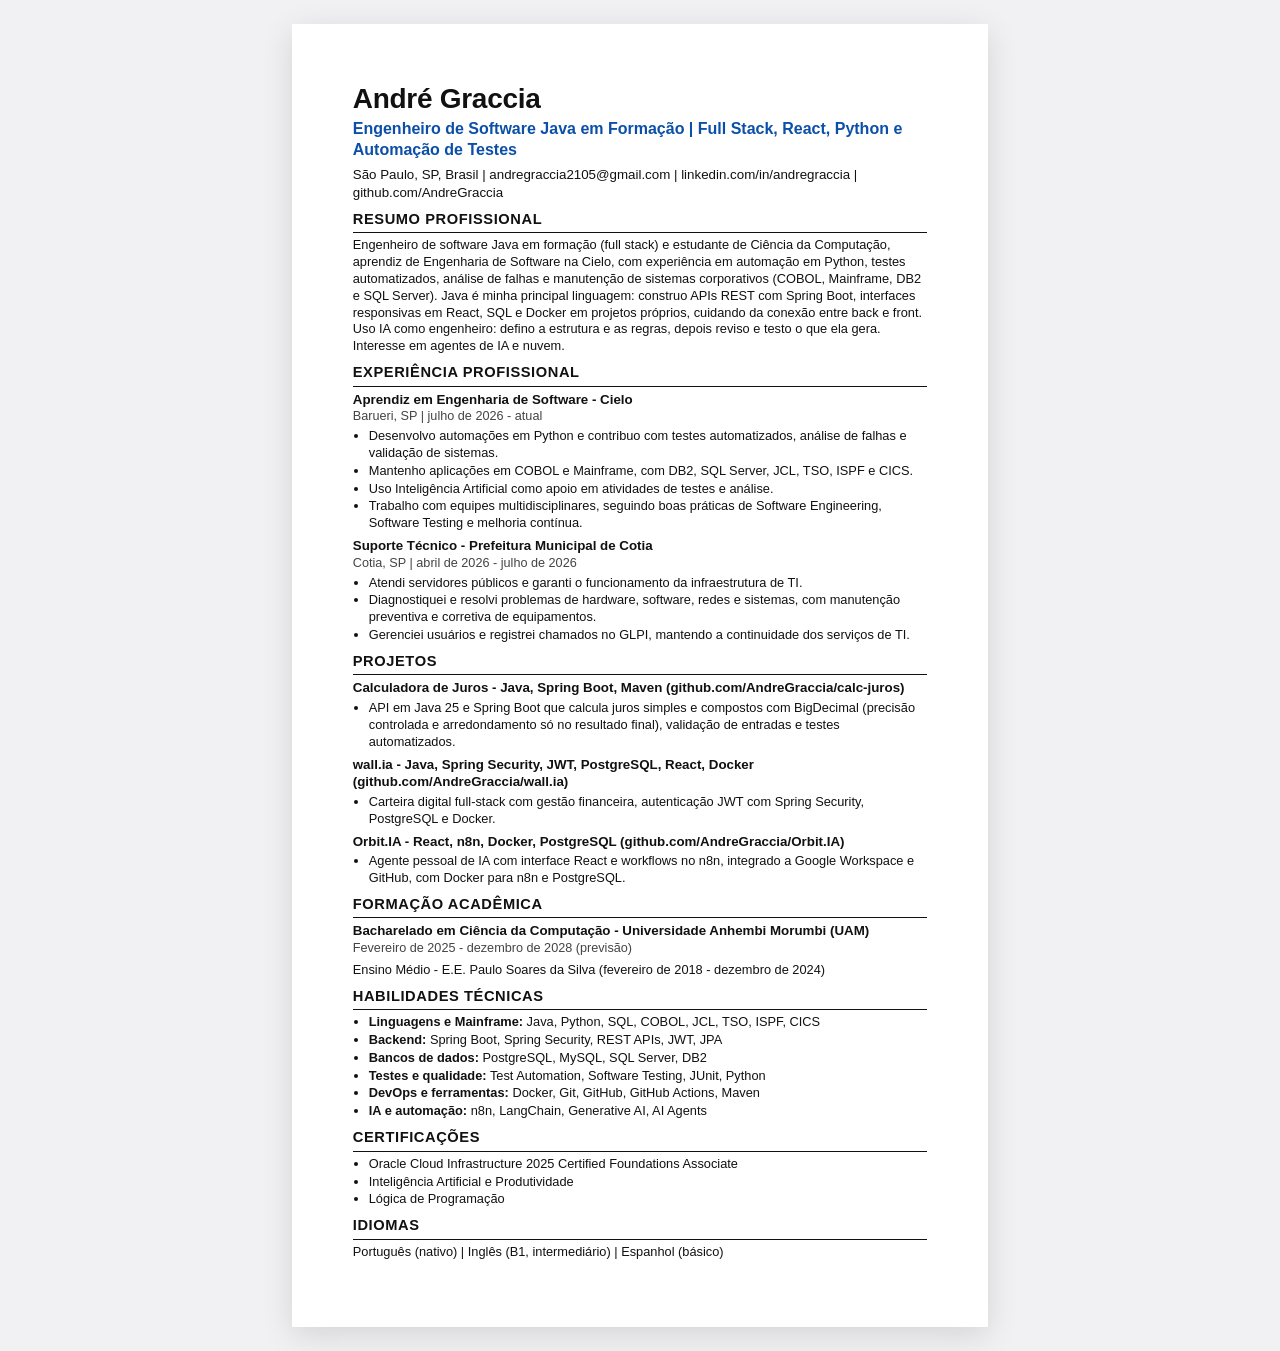
<file: curriculo.html>
<!doctype html>
<html lang="pt-BR">
<head>
<meta charset="utf-8">
<title>André Graccia - Currículo - Engenheiro de Software Java em Formação</title>
<meta name="viewport" content="width=device-width, initial-scale=1">
<meta name="description" content="Currículo de André Graccia, engenheiro de software Java em formação: Java, Spring Boot, React, Python e agentes de IA.">
<link rel="canonical" href="https://andre-graccia.vercel.app/curriculo.html">
<link rel="alternate" hreflang="en" href="https://andre-graccia.vercel.app/resume-en.html">
<link rel="alternate" hreflang="pt-BR" href="https://andre-graccia.vercel.app/curriculo.html">
<!-- Currículo em formato ATS: coluna única, texto real (sem imagens, tabelas ou ícones), títulos padrão em português, fonte Arial, ordem cronológica inversa.
     Para gerar o PDF: python scripts/build_resume.py -->
<style>
@page { size: A4; margin: 10mm 13mm; }
* { box-sizing: border-box; }
body { margin: 0; color: #111; background: #fff; font: 9.6pt/1.32 Arial, Helvetica, sans-serif; }
main { max-width: 184mm; margin: 0 auto; padding: 0; }
h1 { margin: 0; font-size: 21pt; line-height: 1.1; letter-spacing: -.01em; }
.role { margin: 3px 0 6px; font-size: 12pt; font-weight: 700; color: #0b4fa8; }
.contact { margin: 0 0 4px; font-size: 10pt; }
h2 { margin: 8px 0 4px; padding-bottom: 3px; border-bottom: 1.5px solid #111; font-size: 11pt; text-transform: uppercase; letter-spacing: .04em; }
p { margin: 0 0 6px; }
.job { margin: 0 0 5px; page-break-inside: avoid; }
.job h3 { margin: 0; font-size: 10pt; }
.meta { margin: 0 0 3px; color: #444; font-size: 9.5pt; }
ul { margin: 3px 0 0; padding-left: 16px; }
li { margin: 0 0 1px; }
a { color: #111; text-decoration: none; }
@media screen { body { background: #f1f1f3; padding: 24px; } main { background: #fff; padding: 16mm; box-shadow: 0 8px 30px rgba(0,0,0,.12); } }
</style>
</head>
<body>
<main>
<h1>André Graccia</h1>
<p class="role">Engenheiro de Software Java em Formação | Full Stack, React, Python e Automação de Testes</p>
<p class="contact">São Paulo, SP, Brasil | andregraccia2105@gmail.com | linkedin.com/in/andregraccia | github.com/AndreGraccia</p>

<h2>Resumo Profissional</h2>
<p>Engenheiro de software Java em formação (full stack) e estudante de Ciência da Computação, aprendiz de Engenharia de Software na Cielo, com experiência em automação em Python, testes automatizados, análise de falhas e manutenção de sistemas corporativos (COBOL, Mainframe, DB2 e SQL Server). Java é minha principal linguagem: construo APIs REST com Spring Boot, interfaces responsivas em React, SQL e Docker em projetos próprios, cuidando da conexão entre back e front. Uso IA como engenheiro: defino a estrutura e as regras, depois reviso e testo o que ela gera. Interesse em agentes de IA e nuvem.</p>

<h2>Experiência Profissional</h2>
<div class="job">
<h3>Aprendiz em Engenharia de Software - Cielo</h3>
<p class="meta">Barueri, SP | julho de 2026 - atual</p>
<ul>
<li>Desenvolvo automações em Python e contribuo com testes automatizados, análise de falhas e validação de sistemas.</li>
<li>Mantenho aplicações em COBOL e Mainframe, com DB2, SQL Server, JCL, TSO, ISPF e CICS.</li>
<li>Uso Inteligência Artificial como apoio em atividades de testes e análise.</li>
<li>Trabalho com equipes multidisciplinares, seguindo boas práticas de Software Engineering, Software Testing e melhoria contínua.</li>
</ul>
</div>
<div class="job">
<h3>Suporte Técnico - Prefeitura Municipal de Cotia</h3>
<p class="meta">Cotia, SP | abril de 2026 - julho de 2026</p>
<ul>
<li>Atendi servidores públicos e garanti o funcionamento da infraestrutura de TI.</li>
<li>Diagnostiquei e resolvi problemas de hardware, software, redes e sistemas, com manutenção preventiva e corretiva de equipamentos.</li>
<li>Gerenciei usuários e registrei chamados no GLPI, mantendo a continuidade dos serviços de TI.</li>
</ul>
</div>

<h2>Projetos</h2>
<div class="job">
<h3>Calculadora de Juros - Java, Spring Boot, Maven (github.com/AndreGraccia/calc-juros)</h3>
<ul><li>API em Java 25 e Spring Boot que calcula juros simples e compostos com BigDecimal (precisão controlada e arredondamento só no resultado final), validação de entradas e testes automatizados.</li></ul>
</div>
<div class="job">
<h3>wall.ia - Java, Spring Security, JWT, PostgreSQL, React, Docker (github.com/AndreGraccia/wall.ia)</h3>
<ul><li>Carteira digital full-stack com gestão financeira, autenticação JWT com Spring Security, PostgreSQL e Docker.</li></ul>
</div>
<div class="job">
<h3>Orbit.IA - React, n8n, Docker, PostgreSQL (github.com/AndreGraccia/Orbit.IA)</h3>
<ul><li>Agente pessoal de IA com interface React e workflows no n8n, integrado a Google Workspace e GitHub, com Docker para n8n e PostgreSQL.</li></ul>
</div>

<h2>Formação Acadêmica</h2>
<div class="job">
<h3>Bacharelado em Ciência da Computação - Universidade Anhembi Morumbi (UAM)</h3>
<p class="meta">Fevereiro de 2025 - dezembro de 2028 (previsão)</p>
</div>
<p>Ensino Médio - E.E. Paulo Soares da Silva (fevereiro de 2018 - dezembro de 2024)</p>

<h2>Habilidades Técnicas</h2>
<ul>
<li><b>Linguagens e Mainframe:</b> Java, Python, SQL, COBOL, JCL, TSO, ISPF, CICS</li>
<li><b>Backend:</b> Spring Boot, Spring Security, REST APIs, JWT, JPA</li>
<li><b>Bancos de dados:</b> PostgreSQL, MySQL, SQL Server, DB2</li>
<li><b>Testes e qualidade:</b> Test Automation, Software Testing, JUnit, Python</li>
<li><b>DevOps e ferramentas:</b> Docker, Git, GitHub, GitHub Actions, Maven</li>
<li><b>IA e automação:</b> n8n, LangChain, Generative AI, AI Agents</li>
</ul>

<h2>Certificações</h2>
<ul>
<li>Oracle Cloud Infrastructure 2025 Certified Foundations Associate</li>
<li>Inteligência Artificial e Produtividade</li>
<li>Lógica de Programação</li>
</ul>

<h2>Idiomas</h2>
<p>Português (nativo) | Inglês (B1, intermediário) | Espanhol (básico)</p>
</main>
</body>
</html>
</file>
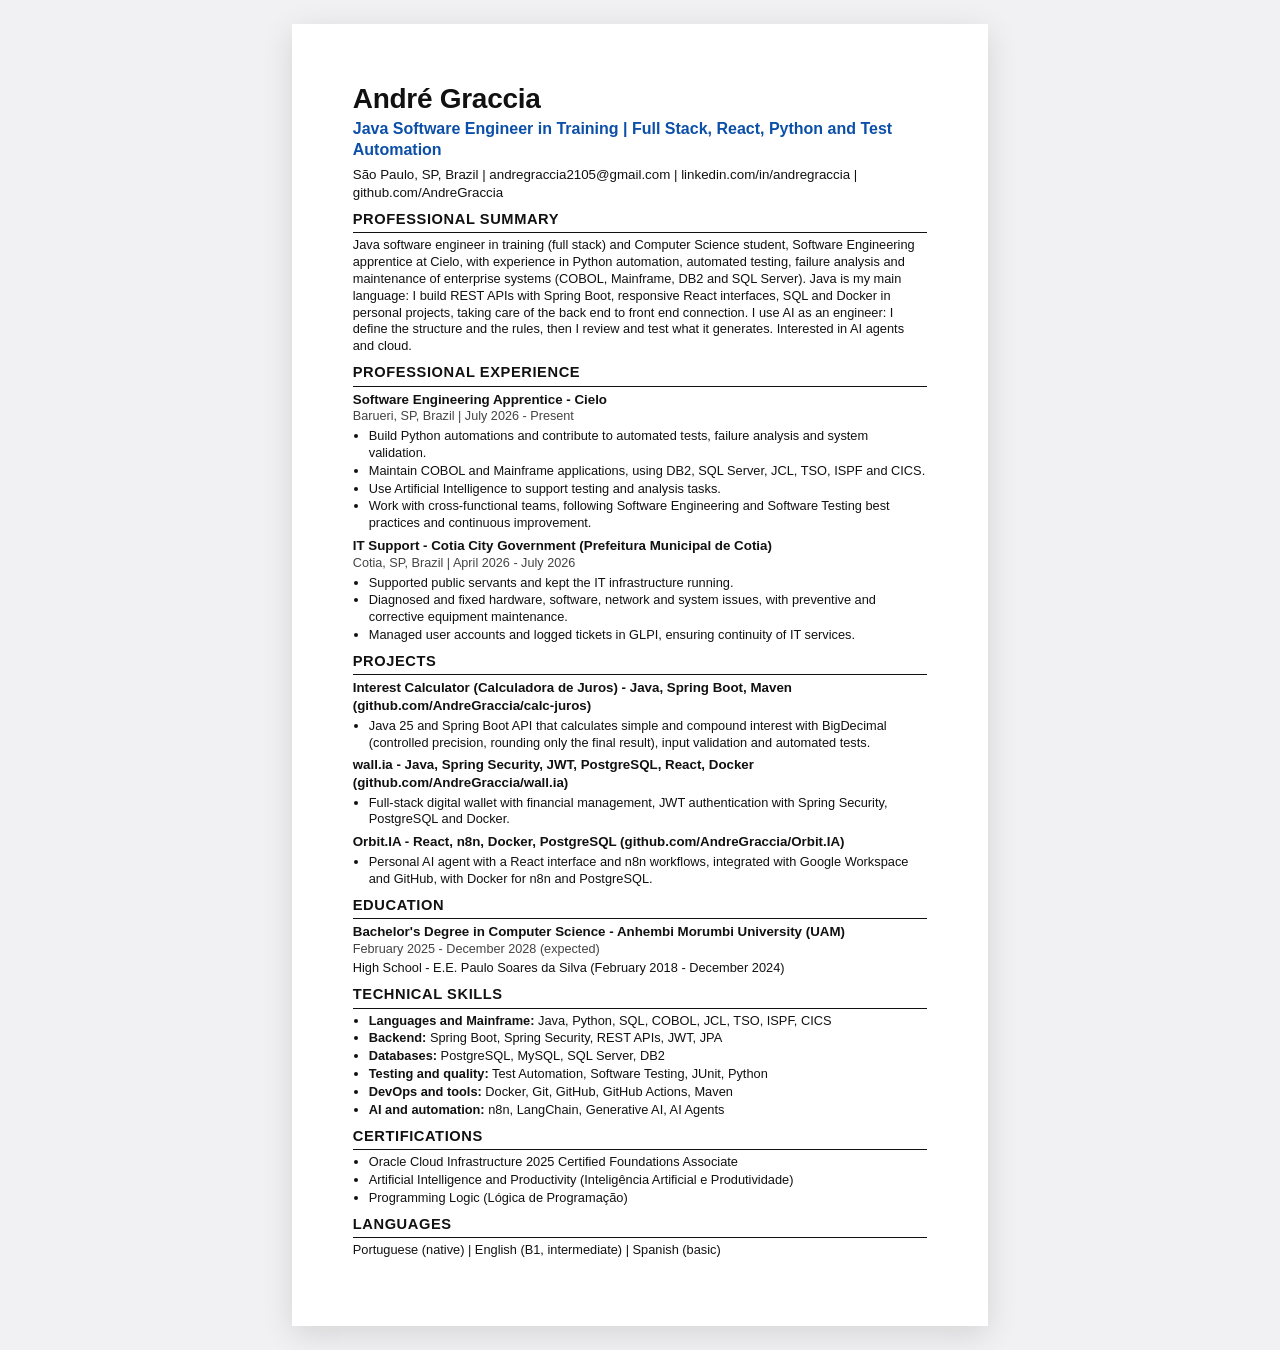
<file: resume-en.html>
<!doctype html>
<html lang="en">
<head>
<meta charset="utf-8">
<title>André Graccia - Resume - Java Software Engineer in Training</title>
<meta name="viewport" content="width=device-width, initial-scale=1">
<meta name="description" content="Resume of André Graccia, Java software engineer in training: Java, Spring Boot, React, Python and AI agents.">
<link rel="canonical" href="https://andre-graccia.vercel.app/resume-en.html">
<link rel="alternate" hreflang="en" href="https://andre-graccia.vercel.app/resume-en.html">
<link rel="alternate" hreflang="pt-BR" href="https://andre-graccia.vercel.app/curriculo.html">
<!-- ATS-friendly resume: single column, real text (no images, tables or icons), standard English headings, Arial, reverse chronological order.
     To build the PDFs: python scripts/build_resume.py -->
<style>
@page { size: A4; margin: 10mm 13mm; }
* { box-sizing: border-box; }
body { margin: 0; color: #111; background: #fff; font: 9.6pt/1.32 Arial, Helvetica, sans-serif; }
main { max-width: 184mm; margin: 0 auto; padding: 0; }
h1 { margin: 0; font-size: 21pt; line-height: 1.1; letter-spacing: -.01em; }
.role { margin: 3px 0 6px; font-size: 12pt; font-weight: 700; color: #0b4fa8; }
.contact { margin: 0 0 4px; font-size: 10pt; }
h2 { margin: 8px 0 4px; padding-bottom: 3px; border-bottom: 1.5px solid #111; font-size: 11pt; text-transform: uppercase; letter-spacing: .04em; }
p { margin: 0 0 6px; }
.job { margin: 0 0 5px; page-break-inside: avoid; }
.job h3 { margin: 0; font-size: 10pt; }
.meta { margin: 0 0 3px; color: #444; font-size: 9.5pt; }
ul { margin: 3px 0 0; padding-left: 16px; }
li { margin: 0 0 1px; }
a { color: #111; text-decoration: none; }
@media screen { body { background: #f1f1f3; padding: 24px; } main { background: #fff; padding: 16mm; box-shadow: 0 8px 30px rgba(0,0,0,.12); } }
</style>
</head>
<body>
<main>
<h1>André Graccia</h1>
<p class="role">Java Software Engineer in Training | Full Stack, React, Python and Test Automation</p>
<p class="contact">São Paulo, SP, Brazil | andregraccia2105@gmail.com | linkedin.com/in/andregraccia | github.com/AndreGraccia</p>

<h2>Professional Summary</h2>
<p>Java software engineer in training (full stack) and Computer Science student, Software Engineering apprentice at Cielo, with experience in Python automation, automated testing, failure analysis and maintenance of enterprise systems (COBOL, Mainframe, DB2 and SQL Server). Java is my main language: I build REST APIs with Spring Boot, responsive React interfaces, SQL and Docker in personal projects, taking care of the back end to front end connection. I use AI as an engineer: I define the structure and the rules, then I review and test what it generates. Interested in AI agents and cloud.</p>

<h2>Professional Experience</h2>
<div class="job">
<h3>Software Engineering Apprentice - Cielo</h3>
<p class="meta">Barueri, SP, Brazil | July 2026 - Present</p>
<ul>
<li>Build Python automations and contribute to automated tests, failure analysis and system validation.</li>
<li>Maintain COBOL and Mainframe applications, using DB2, SQL Server, JCL, TSO, ISPF and CICS.</li>
<li>Use Artificial Intelligence to support testing and analysis tasks.</li>
<li>Work with cross-functional teams, following Software Engineering and Software Testing best practices and continuous improvement.</li>
</ul>
</div>
<div class="job">
<h3>IT Support - Cotia City Government (Prefeitura Municipal de Cotia)</h3>
<p class="meta">Cotia, SP, Brazil | April 2026 - July 2026</p>
<ul>
<li>Supported public servants and kept the IT infrastructure running.</li>
<li>Diagnosed and fixed hardware, software, network and system issues, with preventive and corrective equipment maintenance.</li>
<li>Managed user accounts and logged tickets in GLPI, ensuring continuity of IT services.</li>
</ul>
</div>

<h2>Projects</h2>
<div class="job">
<h3>Interest Calculator (Calculadora de Juros) - Java, Spring Boot, Maven (github.com/AndreGraccia/calc-juros)</h3>
<ul><li>Java 25 and Spring Boot API that calculates simple and compound interest with BigDecimal (controlled precision, rounding only the final result), input validation and automated tests.</li></ul>
</div>
<div class="job">
<h3>wall.ia - Java, Spring Security, JWT, PostgreSQL, React, Docker (github.com/AndreGraccia/wall.ia)</h3>
<ul><li>Full-stack digital wallet with financial management, JWT authentication with Spring Security, PostgreSQL and Docker.</li></ul>
</div>
<div class="job">
<h3>Orbit.IA - React, n8n, Docker, PostgreSQL (github.com/AndreGraccia/Orbit.IA)</h3>
<ul><li>Personal AI agent with a React interface and n8n workflows, integrated with Google Workspace and GitHub, with Docker for n8n and PostgreSQL.</li></ul>
</div>

<h2>Education</h2>
<div class="job">
<h3>Bachelor's Degree in Computer Science - Anhembi Morumbi University (UAM)</h3>
<p class="meta">February 2025 - December 2028 (expected)</p>
<p>High School - E.E. Paulo Soares da Silva (February 2018 - December 2024)</p>
</div>

<h2>Technical Skills</h2>
<ul>
<li><b>Languages and Mainframe:</b> Java, Python, SQL, COBOL, JCL, TSO, ISPF, CICS</li>
<li><b>Backend:</b> Spring Boot, Spring Security, REST APIs, JWT, JPA</li>
<li><b>Databases:</b> PostgreSQL, MySQL, SQL Server, DB2</li>
<li><b>Testing and quality:</b> Test Automation, Software Testing, JUnit, Python</li>
<li><b>DevOps and tools:</b> Docker, Git, GitHub, GitHub Actions, Maven</li>
<li><b>AI and automation:</b> n8n, LangChain, Generative AI, AI Agents</li>
</ul>

<h2>Certifications</h2>
<ul>
<li>Oracle Cloud Infrastructure 2025 Certified Foundations Associate</li>
<li>Artificial Intelligence and Productivity (Inteligência Artificial e Produtividade)</li>
<li>Programming Logic (Lógica de Programação)</li>
</ul>

<h2>Languages</h2>
<p>Portuguese (native) | English (B1, intermediate) | Spanish (basic)</p>
</main>
</body>
</html>
</file>
<file: assets/bundle-a.css>
:root{--p-bg: #ffffff;--p-surface: #f4f4f4;--p-ink: #111111;--p-muted: #6b6b6b;--p-accent: #1a4be0;--p-accent-ink: #ffffff;--p-action: #1a4be0;--p-action-ink: #ffffff;--p-inv-bg: #111111;--p-inv-surface: #1c1c1c;--p-inv-ink: #f4f4f4;--p-inv-muted: #a3a3a3;--p-inv-accent: #ffffff;--p-inv-accent-ink: #111111;--p-inv-action: #ffffff;--p-inv-action-ink: #111111;--ground-bg: #d9ccb7;--ground-surface: #e9e0d2;--ground-ink: #2a2622;--ground-muted: #5a534a;--ground-accent: #a8794a;--font-display: system-ui, -apple-system, "Segoe UI", sans-serif;--font-text: system-ui, -apple-system, "Segoe UI", sans-serif;--font-mono: ui-monospace, "SFMono-Regular", Menlo, Consolas, monospace;--display-weight: 400;--display-tracking: -.025em;--nav: 72px;--padt: 120px;--padb: 72px;--hgap: 48px;--hpadb: 64px;--bar: 0px;--container: 1280px;--gut: 80px;--pad: var(--gut);--gutter: 24px;--s-1: 4px;--s-2: 8px;--s-3: 12px;--s-4: 16px;--s-5: 24px;--s-6: 32px;--s-7: 48px;--s-8: 64px;--s-9: 96px;--s-10: 128px;--section: 40px;--section-band: 56px;--head-gap: 48px;--card-pad: 16px;--card-gap: 16px;--t-label: 13px;--t-small: 14px;--t-body: 16px;--t-lead: 18px;--t-card: 18px;--t-h3: 24px;--t-h2: clamp(30px, 1.72vw + 23.3px, 48px);--t-h1: clamp(38px, 3.24vw + 25.4px, 72px);--t-stat: clamp(28px, .952vw + 24.29px, 38px);--r-sm: 8px;--r-md: 12px;--r-lg: 20px;--r-btn: 8px;--btn-h: 44px;--btn-h-sm: 36px;--nav-h: var(--nav);--icon: 16px;--ease: cubic-bezier(.2, .8, .2, 1);--dur: .18s}html[data-radius=sharp]{--r-sm: 4px;--r-md: 6px;--r-lg: 8px;--r-btn: 4px}html[data-radius=soft]{--r-sm: 8px;--r-md: 12px;--r-lg: 20px;--r-btn: 8px}html[data-radius=round]{--r-sm: 10px;--r-md: 16px;--r-lg: 24px;--r-btn: 999px}html[data-ground=sky]{--ground-bg: #c6d3df;--ground-surface: #d6e0e9;--ground-ink: #25303a;--ground-muted: #4d5964;--ground-accent: #3f6a92}html[data-ground=sage]{--ground-bg: #cdd6c6;--ground-surface: #dce3d6;--ground-ink: #262d24;--ground-muted: #535b51;--ground-accent: #6c8e63}html[data-ground=painting]{--ground-bg: #79a8d6;--ground-surface: #a6c4e2;--ground-ink: #16212c;--ground-muted: #273949;--ground-accent: #9c9b3c}html[data-radius] .card{--c-r: var(--r-lg)}html[data-radius] .panel{--p-r: var(--r-md)}@media(max-width:639px){:root{--nav: 56px;--padt: 96px;--padb: 48px;--hgap: 40px;--hpadb: 24px;--gut: 24px;--gutter: 12px;--card-gap: 12px;--head-gap: 32px}}@media(min-width:640px){:root{--gut: 48px;--section: 48px;--section-band: 72px;--card-pad: 24px}}@media(min-width:1024px){:root{--gut: 80px;--section: 56px;--section-band: 96px;--card-gap: 24px;--t-lead: 20px;--t-card: 20px;--t-h3: 28px}html[data-type=place]{--gut: 120px;--container: 1200px}}:root[data-type=place]{--hgap: 40px;--t-h1: clamp(32px, 1.524vw + 26.06px, 48px);--t-h2: clamp(24px, .762vw + 21px, 32px);--t-h3: clamp(20px, .381vw + 18.51px, 24px);--r-sm: 2px;--r-md: 0px;--r-lg: 0px;--r-btn: 2px}:root[data-type=place] :is(h1,.t-h1){line-height:1.104}:root[data-type=place] :is(h2,.t-h2){line-height:1.25}@media(max-width:639px){:root[data-type=place]{--hgap: 24px}:root[data-type=place] :is(h1,.t-h1){line-height:1.156}}:root,.ground-base{--bg: var(--p-bg);--surface: var(--p-surface);--ink: var(--p-ink);--muted: var(--p-muted);--accent: var(--p-accent);--accent-ink: var(--p-accent-ink);--card: var(--p-surface);--action: var(--p-action);--action-ink: var(--p-action-ink)}.ground-surface{--bg: var(--p-surface);--surface: var(--p-bg);--ink: var(--p-ink);--muted: var(--p-muted);--accent: var(--p-accent);--accent-ink: var(--p-accent-ink);--card: var(--p-bg);--action: var(--p-action);--action-ink: var(--p-action-ink)}.ground-inverse{--bg: var(--p-inv-bg);--surface: var(--p-inv-surface);--ink: var(--p-inv-ink);--muted: var(--p-inv-muted);--accent: var(--p-inv-accent);--accent-ink: var(--p-inv-accent-ink);--card: var(--p-inv-surface);--action: var(--p-inv-action);--action-ink: var(--p-inv-action-ink)}:root,.ground-base,.ground-surface,.ground-inverse{--line: color-mix(in oklab, var(--ink) 11%, transparent);--line-strong: color-mix(in oklab, var(--ink) 20%, transparent);--fx-bg: var(--bg);--fx-surface: var(--surface);--fx-ink: var(--ink);--fx-muted: var(--muted);--fx-accent: var(--accent);--fx-accent-ink: var(--accent-ink);--ui-font: var(--font-text);--ui-mono: var(--font-mono);--ui-radius: var(--r-md)}.ground-base,.ground-surface,.ground-inverse{background:var(--bg);color:var(--ink)}*,*:before,*:after{box-sizing:border-box}html{-webkit-text-size-adjust:100%;scroll-padding-top:0;scroll-behavior:auto;margin:0}body{margin:0;background:var(--bg);color:var(--ink);font:400 var(--t-body)/1.55 var(--font-text);-webkit-font-smoothing:antialiased;text-rendering:optimizeLegibility;overflow-x:clip}img,svg,video,canvas{display:block;max-width:100%}[hidden]{display:none!important}img,video{height:auto}a{color:inherit;text-decoration:none}button{font:inherit;color:inherit}h1,h2,h3,h4,p,ul,ol,figure,blockquote{margin:0}ul,ol{padding:0;list-style:none}h1,h2,h3,h4{font-family:var(--font-display);font-weight:var(--display-weight);letter-spacing:var(--display-tracking);text-wrap:balance;overflow-wrap:break-word;hyphens:auto;-webkit-hyphens:auto;hyphenate-limit-chars:10 4 4}h1,.t-h1{font-size:var(--t-h1);line-height:1.04}h2,.t-h2{font-size:var(--t-h2);line-height:1.1}h3,.t-h3{font-size:var(--t-h3);line-height:1.2}h4,.t-card{font-family:var(--font-text);font-weight:500;font-size:var(--t-card);line-height:1.3;letter-spacing:-.01em}p{text-wrap:pretty}.t-lead{font-size:var(--t-lead);line-height:1.5}.t-body{font-size:var(--t-body);line-height:1.55}.t-small{font-size:var(--t-small);line-height:1.5}.t-label{font-size:var(--t-label);font-weight:500;line-height:1.4;letter-spacing:.01em}.t-stat{font-family:var(--font-display);font-weight:var(--display-weight);font-size:var(--t-stat);line-height:1;letter-spacing:var(--display-tracking);font-variant-numeric:tabular-nums}.muted{color:var(--muted)}.mono{font-family:var(--font-mono)}.measure{max-width:62ch}:focus-visible{outline:2px solid var(--action);outline-offset:2px;border-radius:2px}::selection{background:color-mix(in oklab,var(--accent) 30%,transparent)}.wrap,.container{width:min(100% - 2 * var(--gut),var(--container));margin-inline:auto;padding-inline:0}.grid{display:grid;grid-template-columns:repeat(12,minmax(0,1fr));column-gap:var(--gutter);row-gap:var(--card-gap)}.grid>*{min-width:0;grid-column:1 / -1}.section{padding-block:var(--section)}main>:is(section,.section),footer.closing{position:relative;box-sizing:border-box;height:calc(var(--h, 1) * 100vh);height:calc(var(--h, 1) * 100svh);padding:var(--padt) 0 calc(var(--padb) + var(--bar))}main>:is(section,.section)>:is(.wrap,.container),footer.closing>.wrap{position:relative;z-index:1;height:100%}main>:is(section,.section)>:is(.wrap,.container):not(.grid){display:flex;flex-direction:column}main>:is(section,.section)>:is(.wrap,.container).grid{align-content:start}main>:is(section,.section)>.wrap>.fill{flex:1 1 0;min-height:0}main>:is(section,.section).g2,footer.closing.g2{--h: 2}main>:is(section,.section).g2>:is(.wrap,.container),footer.closing.g2>.wrap{display:grid;grid-template-rows:minmax(0,1fr) minmax(0,1fr);row-gap:calc(var(--padt) + var(--padb) + var(--bar))}main>:is(section,.section).g2>:is(.wrap,.container)>*,footer.closing.g2>.wrap>*{min-height:0;align-self:start}main>:is(section,.section).g2>:is(.wrap,.container)>:is(.group,.fill){align-self:stretch}.group{display:flex;flex-direction:column;min-height:0}@media(min-width:1024px){main>:is(section,.section).g2>.wrap>.grid:last-child,main>:is(section,.section).g2>.wrap>.group>.grid:last-child{align-self:stretch;flex:1 1 auto;min-height:0}}.group>.fill{flex:1 1 0;min-height:0}@media(min-width:640px)and (max-width:1279px){main>:is(section,.section):not(.hero,.section--hero),footer.closing{height:auto;min-height:calc(var(--h, 1) * 100vh);min-height:calc(var(--h, 1) * 100svh)}:where(main>:is(section,.section):not(.hero,.section--hero),footer.closing){display:flex;flex-direction:column}main>:is(section,.section):not(.hero,.section--hero)>:is(.wrap,.container),footer.closing>.wrap{flex:1 0 auto;height:auto;min-height:0}}@media(max-width:639px){main>:is(section,.section):not(.hero,.section--hero),footer.closing{height:auto;min-height:calc(var(--hm, var(--h, 1)) * 100vh);min-height:calc(var(--hm, var(--h, 1)) * 100lvh)}:where(main>:is(section,.section):not(.hero,.section--hero):has(>:is(.wrap,.container)),footer.closing){display:grid;grid-template-columns:minmax(0,1fr);grid-template-rows:1fr;grid-auto-rows:auto}main>:is(section,.section):not(.hero,.section--hero)>:is(.wrap,.container),footer.closing>.wrap{height:auto}main>:is(section,.section).g2m,footer.closing.g2m{--hm: 2}main>:is(section,.section).g2m>:is(.wrap,.container),footer.closing.g2m>.wrap{display:grid;grid-template-rows:minmax(0,1fr) minmax(0,1fr);row-gap:calc(var(--padt) + var(--padb) + var(--bar))}main>:is(section,.section).g2:not(.g2m)>:is(.wrap,.container){display:flex;row-gap:var(--s-6)}main>:is(section,.section).g2:not(.g2m)>:is(.wrap,.container)>:last-child{margin-block:auto}main>:is(section,.section).g2:not(.g2m)>:is(.wrap,.container)>*{align-self:stretch}}main>:is(section,.section)>:is(img,video,canvas,picture).layer,footer.closing>:is(img,video,canvas,picture).layer{position:absolute;inset:0;z-index:0;width:100%;height:100%;max-width:none;object-fit:cover;object-position:var(--pos, 50% 50%)}main>:is(section,.section)>picture.layer>img{width:100%;height:100%;object-fit:cover}main>:is(.hero,.section--hero){height:100vh;height:100svh;min-height:0;padding:calc(var(--nav) + var(--photo, 0px) + var(--hgap)) 0 calc(var(--hpadb) + var(--bar))}:is(.hero,.section--hero)>.wrap{height:100%;display:grid;grid-template-rows:minmax(0,1fr) auto;row-gap:var(--s-7)}:is(.hero,.section--hero)>.wrap>.hero-text{min-height:0}@media(max-width:639px){main>:is(.hero,.section--hero){height:auto;min-height:100vh;min-height:100svh}main>:is(.hero,.section--hero):has(>:is(.wrap,.container)){display:grid;grid-template-columns:minmax(0,1fr);grid-template-rows:1fr;grid-auto-rows:auto}main>:is(.hero,.section--hero)>:is(.wrap,.container){height:auto}}:is(.hero,.section--hero)>.wrap>.hero-strip{grid-row:2;max-height:96px}@media(max-width:639px){:is(.hero,.section--hero)>.wrap>.hero-strip{display:none}}.section--hero .section-head{max-width:860px}.hero-text.hero-split{height:100%;align-items:stretch}.hero-split>.hero-copy{align-self:start}.hero-split>.hero-visual{position:relative;min-height:0;height:100%}@media(max-width:1023px){.hero-text.hero-split{display:flex;flex-direction:column;gap:var(--s-6)}.hero-split>.hero-visual{flex:1 1 0;min-height:200px;height:auto}}.hero-copy>*+*{margin-top:var(--s-5)}.hero-copy>h1:first-child{text-box:trim-start cap alphabetic}.hero-copy>.btn-row{margin-top:var(--s-6)}@media(min-width:1024px){.hero-split>.hero-copy{height:100%;display:flex;flex-direction:column}.hero-split>.hero-copy>.hero-facts{margin-top:auto}}.hero-facts{display:grid;grid-template-columns:repeat(3,minmax(0,1fr));gap:var(--s-5) var(--gutter);margin:0}.hero-facts>div{display:grid;gap:var(--s-1);align-content:start}.hero-facts dt{font-size:var(--t-small);color:var(--muted)}.hero-facts dd{margin:0;font-weight:500}@media(max-width:1023px){.hero-facts{display:none}}.hero-notice{font-size:var(--t-small);font-weight:500;color:var(--ink)}.hero-notice b,.hero-notice strong{font-weight:500;color:var(--accent)}.hero-copy>.hero-notice+h1{margin-top:var(--s-5)}@media(max-width:639px){.grid>.tile:is(.span-3,.span-4){grid-column:auto / span 6}.grid>.tile:is(.span-3,.span-4):nth-child(odd of.tile):nth-last-child(1 of.tile){grid-column:1 / -1}.grid>.tile:is(.span-3,.span-4) .tile__head{flex-wrap:wrap;gap:0 var(--s-2)}}@media(max-width:639px){.grid:has(>.card--open){row-gap:var(--s-6)}}@media(max-width:639px){main>:is(section,.section).g2 .card--open>.panel{--p-h: 180px}}@media(min-width:640px)and (max-width:1023px){.grid>.card.span-3:not(:has(>.panel)),.grid>.card.span-6:not(:has(>.panel)){grid-column:auto / span 6}@media(min-width:720px){.grid>.card.span-6:has(>.panel):not(.card--split){grid-column:auto / span 6}.grid>.card.span-6:has(>.panel):not(.card--split):nth-child(odd of.card.span-6):nth-last-child(1 of.card.span-6){grid-column:1 / -1}}.grid>.tile:is(.span-3,.span-4,.span-6){grid-column:auto / span 6}.grid>.tile:is(.span-3,.span-4,.span-6):nth-child(odd of.tile):nth-last-child(1 of.tile){grid-column:1 / -1}}@media(min-width:1024px){.span-2{grid-column:auto / span 2}.span-3{grid-column:auto / span 3}.span-4{grid-column:auto / span 4}.span-5{grid-column:auto / span 5}.span-6{grid-column:auto / span 6}.span-7{grid-column:auto / span 7}.span-8{grid-column:auto / span 8}.span-9{grid-column:auto / span 9}.span-10{grid-column:auto / span 10}.span-12{grid-column:auto / span 12}.start-1{grid-column-start:1}.start-2{grid-column-start:2}.start-3{grid-column-start:3}.start-5{grid-column-start:5}.start-6{grid-column-start:6}.start-7{grid-column-start:7}.start-4{grid-column-start:4}.start-8{grid-column-start:8}.start-9{grid-column-start:9}.start-10{grid-column-start:10}.grid--middle,.grid--top{align-items:start}}.grid:is(.grid--middle,.grid--top)>.card{align-self:stretch}@media(min-width:1024px)and (max-width:1279px){.grid>.card.span-4:has(>.panel){grid-column:auto / span 6}.grid>.card.span-8:has(>.panel),.grid>.card.span-4:has(>.panel):nth-child(odd of.card.span-4):nth-last-child(1 of.card.span-4){grid-column:1 / -1}}.section-head{max-width:760px;margin-bottom:var(--head-gap);display:grid;gap:var(--s-4)}.section-head--center{text-align:left;justify-items:start}.section-head--split{max-width:none;display:flex;align-items:end;justify-content:space-between;gap:var(--s-5);flex-wrap:wrap}.section-head--split>div{display:grid;gap:var(--s-4);max-width:760px}.section-head p{color:var(--ink);font-size:var(--t-lead);line-height:1.5;max-width:60ch}.section-head--row{max-width:none;display:flex;align-items:end;justify-content:space-between;gap:var(--s-5);flex-wrap:wrap}.section-head--row>div{display:grid;gap:var(--s-4);max-width:760px}.section--hero .section-head--row{max-width:none}.btn{display:inline-flex;align-items:center;justify-content:center;gap:var(--s-2);height:var(--btn-h);padding:0 var(--s-5);border-radius:var(--r-btn);border:1px solid transparent;font:500 var(--t-body)/1 var(--font-text);letter-spacing:0;white-space:nowrap;cursor:pointer;transition:background-color var(--dur) var(--ease),color var(--dur) var(--ease),border-color var(--dur) var(--ease),text-decoration-color var(--dur) var(--ease)}.btn--primary{background:var(--action);color:var(--action-ink)}.btn--primary:hover{background:color-mix(in oklab,var(--action) 86%,var(--ink))}.ground-brand .btn--primary:hover{background:color-mix(in oklab,var(--action) 88%,var(--bg))}.btn--secondary{background:var(--bg);color:var(--ink);border-color:var(--line-strong)}.btn--secondary:hover{background:color-mix(in oklab,var(--bg) 94%,var(--ink));border-color:color-mix(in oklab,var(--ink) 35%,transparent)}.btn--sm{height:var(--btn-h-sm);padding:0 var(--s-4);font-size:var(--t-small)}html[data-buttons=pill]{--r-btn: 999px}html[data-buttons=block]{--r-btn: 2px;--btn-h: 48px}html:is([data-buttons=pill],[data-buttons=tonal]) .btn--secondary{background:color-mix(in oklab,var(--ink) 8%,var(--bg));border-color:transparent}html:is([data-buttons=pill],[data-buttons=tonal]) .btn--secondary:hover{background:color-mix(in oklab,var(--ink) 14%,var(--bg));border-color:transparent}html:is([data-buttons=arrow],[data-buttons=block]) .btn--secondary{background:none;border-color:transparent;padding-inline:var(--s-2);text-decoration:underline;text-underline-offset:4px;text-decoration-color:var(--line-strong)}html:is([data-buttons=arrow],[data-buttons=block]) .btn--secondary:hover{background:none;border-color:transparent;text-decoration-color:currentColor}html[data-buttons=pill] .btn--primary:after,html[data-buttons=arrow] :is(.btn--primary,.btn--secondary):after{content:"";flex:none;width:12px;height:12px;margin-right:-2px;background:currentColor;-webkit-mask:var(--btn-glyph) center / contain no-repeat;mask:var(--btn-glyph) center / contain no-repeat;transition:transform var(--dur) var(--ease)}html[data-buttons=pill]{--btn-glyph: url("data:image/svg+xml,%3Csvg xmlns='http://www.w3.org/2000/svg' viewBox='0 0 12 12'%3E%3Cpath d='M4.5 2.5 8 6l-3.5 3.5' fill='none' stroke='black' stroke-width='1.6' stroke-linecap='round' stroke-linejoin='round'/%3E%3C/svg%3E")}html[data-buttons=arrow]{--btn-glyph: url("data:image/svg+xml,%3Csvg xmlns='http://www.w3.org/2000/svg' viewBox='0 0 12 12'%3E%3Cpath d='M1.5 6h8.5M6.5 2.5 10 6l-3.5 3.5' fill='none' stroke='black' stroke-width='1.5' stroke-linecap='round' stroke-linejoin='round'/%3E%3C/svg%3E")}@media(hover:hover)and (pointer:fine){html:is([data-buttons=pill],[data-buttons=arrow]) .btn:hover:after{transform:translate(3px)}}.btn:active{transform:translateY(1px) scale(.985)}.btn--arrow:after{content:"\2192";transition:transform var(--dur) var(--ease)}@media(hover:hover)and (pointer:fine){.btn--arrow:hover:after{transform:translate(3px)}}.m-arrow{flex:none;width:12px;height:12px;margin-right:-2px;overflow:visible;fill:none;stroke:currentColor;stroke-width:1.6;stroke-linecap:round;stroke-linejoin:round}.btn--xl .m-arrow{width:.62em;height:.62em;stroke-width:1.4}:is(.btn,.link,.pill):has(>.m-arrow):after{content:none;display:none}.btn-row{display:flex;flex-wrap:wrap;gap:var(--s-3);align-items:center}.section-head--center .btn-row{justify-content:center}@media(max-width:639px){.btn-row{flex-direction:column;align-items:stretch;width:100%;justify-self:stretch}.btn-row>.btn--secondary{background:none;border-color:transparent;text-decoration:underline;text-underline-offset:4px;text-decoration-color:var(--line-strong)}.section-head--split>.btn{width:100%}}.link{display:inline-flex;align-items:center;gap:var(--s-2);font-weight:500;color:var(--ink);text-decoration:underline;text-decoration-color:var(--line-strong);text-underline-offset:4px;transition:text-decoration-color var(--dur) var(--ease)}.link:hover{text-decoration-color:currentColor}.link:after{content:"\2192";display:inline-block;text-decoration:none;transition:transform var(--dur) var(--ease)}@media(hover:hover)and (pointer:fine){.link:hover:after{transform:translate(3px)}}.pill{display:inline-flex;align-items:center;gap:var(--s-2);height:32px;padding:0 var(--s-3);border-radius:999px;border:1px solid var(--line);background:var(--card);font-size:var(--t-label);color:var(--ink)}.pill .muted{color:var(--muted)}.card{display:flex;flex-direction:column;gap:var(--s-2);min-width:0;background:var(--card);border:1px solid var(--line);border-radius:var(--r-lg);padding:var(--card-pad)}.card>h3,.card>h4,.card--plan h3{font-family:var(--font-text);font-weight:500;font-size:var(--t-card);line-height:1.3;letter-spacing:-.01em}.card>p{color:var(--ink);font-size:var(--t-body);max-width:52ch}.card.card--open{--c-pad: 0px;background:none;border:0;box-shadow:none;padding:0;overflow:visible}.card.card--open>.panel{margin:var(--s-5) 0 0;border-radius:var(--r-lg)}.card.card--open>.panel--top{margin:0 0 var(--s-5)}.card--plan.is-featured{border-color:var(--action);box-shadow:inset 0 0 0 1px var(--action)}.card.card--plan{gap:var(--s-4)}:not(.card)>.panel{border-radius:var(--p-r, var(--r-md))}.menu-card .panel{--p-h: 160px}.frame{position:relative;isolation:isolate;overflow:clip;display:flex;align-items:center;justify-content:center;background:var(--surface);border-radius:var(--r-lg);border:1px solid var(--line);padding:clamp(var(--s-4),4vw,var(--s-7))}.frame:before{content:"";flex:none;width:0;padding-top:var(--ratio, 0px)}.frame>:not(canvas,.stage,.loop-pause,.frame__fx,.frame__img,[data-print],[data-scene],.print3d){position:relative;max-width:100%;min-width:0}.frame--photo{padding:0;border:0}.frame--fill{height:100%}@media(max-width:1023px){.grid.fill:has(>.frame--fill){display:flex;flex-direction:column;gap:var(--s-6)}.grid.fill>.frame--fill{flex:1 1 0;height:auto;min-height:200px}}.split-col{display:flex;flex-direction:column;gap:var(--s-5)}@media(min-width:1024px){.split-col{height:100%}.split-col>.split-col__end{margin-top:auto}}:is(.frame,.panel)>.frame__img{position:absolute;inset:0;z-index:0;width:100%;height:100%;max-width:none;object-fit:cover}.frame--portrait{--ratio: 125%}.frame--stage{--ratio: 50%}@media(max-width:639px){.frame--stage,.frame--portrait{--ratio: 120%}}.frame--hero{padding:clamp(24px,5vw,64px)}.frame--split{--ratio: 80%}.frame--square{--ratio: 100%}.frame--cta{min-height:420px}.frame--cta,.frame--lit{border-color:transparent;background:var(--ground-bg);color:var(--ground-ink);--bg: var(--ground-surface);--surface: var(--ground-surface);--ink: var(--ground-ink);--muted: var(--ground-muted);--action: var(--ground-ink);--action-ink: var(--ground-surface);--line: color-mix(in oklab, var(--ground-ink) 12%, transparent);--line-strong: color-mix(in oklab, var(--ground-ink) 24%, transparent)}.frame>.frame__fx{position:absolute;inset:0;z-index:0}html:not([data-tone=dark]) :is(.frame--cta,.frame--lit,.footer--statement){--action: var(--p-action);--action-ink: var(--p-action-ink)}.frame--photo:has(>.card){padding:clamp(var(--s-5),5vw,var(--s-8)) clamp(var(--s-4),4vw,var(--s-7))}.frame--photo>.card{position:relative;z-index:1;width:min(100%,480px)}.frame--cta>.frame__fx{opacity:.85}.frame--lit>.frame__text{z-index:2;align-self:flex-end;margin-right:auto;width:min(100%,360px);display:grid;gap:var(--s-5)}.frame--lit{--ratio: 50%}@media(max-width:639px){.frame--lit{--ratio: 150%}.frame--lit>.frame__text{align-self:flex-start}}@media(max-width:639px){.frame--split{--ratio: 100%}}.frame>.stage>.at-rise{--ax: max(24px, calc(50% - var(--w, 64%) / 2))}.frame--hero>.stage>.at-rise{--ax: max(24px, calc(50% - var(--pair, var(--w, 64%)) / 2))}.frame--hero>.stage>.at-over{--bx: max(24px, calc(50% - var(--pair, 800px) / 2))}@media(max-width:1023px){.frame--hero>.stage>.at-rise{--ax: max(24px, calc(50% - var(--w, 64%) / 2))}}.frame:has(>.stage){padding:0}.frame--hero:has(>.stage){aspect-ratio:16 / 7}@media(max-width:1023px){.frame--hero:has(>.stage){aspect-ratio:3 / 2}}@media(min-width:640px)and (max-width:1023px)and (orientation:portrait){.frame--hero:has(>.stage){aspect-ratio:4 / 3}}@media(max-width:1023px){.frame--hero>.stage>:is(.at-over,.at-over-l){display:none}}@media(min-width:1024px)and (max-width:1279px){.frame--split>.stage>:is(.at-over,.at-over-l){display:none}}@media(max-width:639px){.frame--hero:has(>.stage){aspect-ratio:1}.frame>.stage>:is(.at-over,.at-over-l){display:none}}.stage>.at-center{width:calc(100% - 48px);max-width:var(--w, 288px)}.stage>.at-center>:is([data-ui],.ui){width:100%;max-width:none}.stage>.to-edge>.ui-doc>.ui-doc__page{min-height:100%}.hero-stage{container:hero-stage / inline-size;width:100%}.hero-stage__row{display:flex;align-items:center;justify-content:center;gap:var(--s-5)}.hero-stage__row>*{flex:none;max-width:100%}@container hero-stage (max-width: 1060px){.hero-stage__row>:nth-child(n+3){display:none}}@container hero-stage (max-width: 740px){.hero-stage__row>:nth-child(n+2){display:none}}.loop-pause{position:absolute;right:12px;bottom:12px;z-index:6;display:grid;place-items:center;width:32px;height:32px;margin:0;padding:0;border-radius:50%;cursor:pointer;border:1px solid color-mix(in oklab,var(--ink) 16%,transparent);background:var(--bg);color:var(--ink);box-shadow:0 1px 2px #0000001f,0 4px 12px -4px #00000047}.loop-pause:before{content:"";position:absolute;inset:-6px;border-radius:50%}.loop-pause svg{width:14px;height:14px;fill:currentColor}@media(prefers-reduced-motion:reduce){.loop-pause{display:none}}.nav{position:fixed;inset:0 0 auto;z-index:50;height:var(--nav);background:var(--bg);color:var(--ink);border-bottom:1px solid var(--line)}.nav__bar{height:100%;display:flex;align-items:center;gap:var(--s-8)}.nav__logo{display:inline-flex;align-items:center;gap:var(--s-2);font:500 22px/1 var(--font-display);letter-spacing:-.02em;flex:none}@media(max-width:639px){.nav__logo{font-size:20px}}.nav__logo svg,.nav__logo img{height:24px;width:auto}.mark{display:inline-block;flex:none;width:22px;height:22px;background:var(--accent);-webkit-mask:var(--mark) center / contain no-repeat;mask:var(--mark) center / contain no-repeat}.mark[data-mark=dots]{--mark: url("data:image/svg+xml,%3Csvg xmlns='http://www.w3.org/2000/svg' viewBox='0 0 24 24'%3E%3Ccircle cx='6.5' cy='6.5' r='4.5'/%3E%3Ccircle cx='17.5' cy='6.5' r='4.5'/%3E%3Ccircle cx='6.5' cy='17.5' r='4.5'/%3E%3Crect x='13' y='13' width='9' height='9' rx='1.5'/%3E%3C/svg%3E")}.mark[data-mark=arc]{--mark: url("data:image/svg+xml,%3Csvg xmlns='http://www.w3.org/2000/svg' viewBox='0 0 24 24'%3E%3Cpath d='M2.5 21.5V12a9.5 9.5 0 0 1 19 0v9.5h-6V12a3.5 3.5 0 0 0-7 0v9.5z'/%3E%3C/svg%3E")}.mark[data-mark=ring]{--mark: url("data:image/svg+xml,%3Csvg xmlns='http://www.w3.org/2000/svg' viewBox='0 0 24 24'%3E%3Cpath fill-rule='evenodd' d='M12 2a10 10 0 1 1 0 20 10 10 0 0 1 0-20zm0 5.5a4.5 4.5 0 1 0 0 9 4.5 4.5 0 0 0 0-9z'/%3E%3C/svg%3E")}.mark[data-mark=petal]{--mark: url("data:image/svg+xml,%3Csvg xmlns='http://www.w3.org/2000/svg' viewBox='0 0 24 24'%3E%3Ccircle cx='12' cy='6.6' r='5'/%3E%3Ccircle cx='17.4' cy='12' r='5'/%3E%3Ccircle cx='12' cy='17.4' r='5'/%3E%3Ccircle cx='6.6' cy='12' r='5'/%3E%3Ccircle cx='12' cy='12' r='4'/%3E%3C/svg%3E")}.mark[data-mark=leaf]{--mark: url("data:image/svg+xml,%3Csvg xmlns='http://www.w3.org/2000/svg' viewBox='0 0 24 24'%3E%3Cpath d='M3 21C3 10 10 3 21 3c0 11-7 18-18 18z'/%3E%3C/svg%3E")}.mark[data-mark=stack]{--mark: url("data:image/svg+xml,%3Csvg xmlns='http://www.w3.org/2000/svg' viewBox='0 0 24 24'%3E%3Crect x='2' y='2.5' width='20' height='5.5' rx='2.75'/%3E%3Crect x='2' y='9.25' width='14' height='5.5' rx='2.75'/%3E%3Crect x='2' y='16' width='8' height='5.5' rx='2.75'/%3E%3C/svg%3E")}.mark.mark--initial{-webkit-mask:none;mask:none;display:inline-grid;place-items:center;border-radius:calc(var(--r-sm) * .75);color:var(--accent-ink);font:var(--display-weight, 400) 13px/1 var(--font-display);letter-spacing:0}.footer__mark .mark,.footer .nav__logo .mark{width:.8em;height:.8em;margin-right:.18em;vertical-align:-.04em}.footer__mark .mark--initial,.footer .nav__logo .mark--initial{width:1em;height:1em;font-size:.6em}.nav--split .nav__logo .mark--initial{width:26px;height:26px;font-size:15px}.nav__links{display:flex;align-self:stretch;gap:var(--s-1);flex:1;min-width:0}.nav__item{display:flex;align-items:center;height:100%}.nav__link{position:relative;display:inline-flex;align-items:center;gap:var(--s-1);height:36px;padding:0 var(--s-3);border-radius:var(--r-sm);font-size:15px;font-weight:500;color:var(--ink);white-space:nowrap;transition:background-color var(--dur) var(--ease),color var(--dur) var(--ease)}@media(min-width:1024px)and (max-width:1279px){.nav__bar{gap:var(--s-6)}.nav__link{padding:0 var(--s-2)}.nav__link:before,.nav__link[aria-current=page]:after{left:var(--s-2);right:var(--s-2)}.nav__links{gap:0}}.nav__link:before{content:"";position:absolute;left:var(--s-3);right:var(--s-3);bottom:-2px;height:2px;border-radius:2px;background:currentColor;transform:scaleX(0);transform-origin:right;transition:transform var(--dur) var(--ease);pointer-events:none}.nav__link:hover:before,.nav__link:focus-visible:before,.nav__item:hover>.nav__link:before,.nav__item:focus-within>.nav__link:before{transform:scaleX(1);transform-origin:left}.nav__actions>.nav__link:before{left:var(--s-2);right:var(--s-2)}.nav__link .chev{width:12px;height:12px;opacity:.6;transition:transform var(--dur) var(--ease)}.nav__link[aria-current=page]:after{content:"";position:absolute;left:var(--s-3);right:var(--s-3);bottom:-2px;height:2px;border-radius:2px;background:currentColor}.nav__expand{display:none}.nav__actions{display:flex;align-items:center;gap:var(--s-4);flex:none}.nav__actions .btn{height:var(--btn-h);padding-inline:var(--s-5);font-size:15px}.nav__actions>.nav__link{padding-inline:var(--s-2)}.nav__toggle{display:none}.nav__menu{position:absolute;left:0;right:0;top:100%;background:var(--bg);color:var(--ink);border-top:1px solid var(--line);border-bottom:1px solid var(--line);padding:var(--s-7) 0 var(--s-8);opacity:0;visibility:hidden;transform:translateY(-6px);transition:opacity .12s var(--ease),transform .12s var(--ease),visibility 0s linear .12s}@media(min-width:1024px){.nav__item:hover>.nav__menu,.nav__item:focus-within>.nav__menu{opacity:1;visibility:visible;transform:none;transition-duration:.2s,.2s,0s;transition-delay:.15s,.15s,.15s}.nav__item:hover>.nav__link .chev,.nav__item:focus-within>.nav__link .chev{transform:rotate(180deg)}}.menu-col{display:grid;gap:var(--s-2);align-content:start}.menu-col>.t-label{color:var(--muted);margin-bottom:var(--s-2)}.menu-col a{display:grid;gap:var(--s-1);padding:var(--s-2) 0;font-weight:500}.menu-col a span{font-weight:400;color:var(--muted);font-size:var(--t-small)}.menu-col a:hover{color:var(--action)}.menu-card{display:grid;gap:var(--s-3)}.menu-card .panel{--ratio: 56.25%}@media(max-width:1023px){.nav__links,.nav__actions{display:none}.nav__toggle{display:inline-grid;place-items:center;margin-left:auto;width:44px;height:44px;border-radius:var(--r-btn);border:1px solid var(--line-strong);background:transparent;color:var(--ink);cursor:pointer;flex:none}.nav.is-open .nav__links{display:flex;flex-direction:column;position:fixed;top:var(--nav);left:0;right:0;bottom:0;padding:var(--s-4) var(--gut) calc(var(--btn-h) * 2 + 56px);background:var(--bg);overflow-y:auto;gap:0}.nav.is-open .nav__item{display:grid;grid-template-columns:1fr auto;height:auto;border-bottom:1px solid var(--line)}.nav.is-open .nav__link{height:56px;padding:0;font-size:20px;background:none}.nav.is-open .nav__link[aria-current=page]:after{left:0;right:auto;width:24px;bottom:10px}.nav.is-open .nav__link:before{display:none}.nav.is-open .nav__link .chev{display:none}.nav.is-open .nav__expand{display:inline-grid;place-items:center;width:44px;height:56px;border:0;background:none;color:var(--ink);cursor:pointer}.nav__expand svg{width:16px;height:16px;transition:transform var(--dur) var(--ease)}.nav__item.is-expanded .nav__expand svg{transform:rotate(180deg)}.nav.is-open .nav__menu{position:static;grid-column:1 / -1;display:none;opacity:1;visibility:visible;transform:none;box-shadow:none;border:0;padding:0 0 var(--s-4)}.nav.is-open .nav__item.is-expanded .nav__menu{display:block}.nav.is-open .nav__menu :is(.container,.wrap){width:100%}.nav.is-open .nav__menu .grid{row-gap:var(--s-4)}.nav.is-open .menu-card{display:grid;gap:var(--s-1);padding:var(--s-2) 0}.nav.is-open .menu-card .panel{display:none}.nav.is-open .nav__actions{display:grid;gap:var(--s-2);position:fixed;left:0;right:0;bottom:0;z-index:51;padding:var(--s-4) var(--gut) calc(var(--s-4) + env(safe-area-inset-bottom));background:var(--bg);border-top:1px solid var(--line)}.nav.is-open .nav__actions .btn{width:100%;height:48px;font-size:var(--t-body)}.nav.is-open .nav__actions .nav__link{display:inline-flex;order:2;justify-content:center;height:var(--btn-h);font-size:var(--t-body)}body.nav-locked{overflow:hidden}}@media(max-width:1023px){.nav__bar{gap:var(--s-3)}.nav:not(.is-open) .nav__actions{display:flex;margin-left:auto}.nav:not(.is-open) .nav__actions>:not(.btn--primary){display:none}.nav:not(.is-open) .nav__actions+.nav__toggle{margin-left:0}}@media(max-width:639px){.nav__bar{gap:var(--s-2)}.nav__logo{font-size:clamp(16px,4.6vw,20px);gap:6px;white-space:nowrap}.nav__logo .mark:not(.mark--initial){width:20px;height:20px}.nav:not(.is-open) .nav__actions .btn{height:44px;padding-inline:var(--s-3);font-size:var(--t-small)}:root:has(>body>nav.actionbar) .nav:not(.is-open) .nav__actions{display:none}:root:has(>body>nav.actionbar) .nav:not(.is-open) .nav__toggle{margin-left:auto}}@media(scripting:none)and (max-width:1023px){.nav__links{display:flex;overflow-x:auto;scrollbar-width:none;margin-right:var(--s-3);padding-right:var(--s-2);border-right:1px solid var(--line)}.nav__toggle{display:none}}@media(scripting:none)and (max-width:639px){.nav__links{display:none}}@media(min-width:1024px){.nav--split .nav__bar,.nav--centre .nav__bar{display:grid;grid-template-columns:minmax(0,1fr) auto minmax(0,1fr)}.nav--split .nav__logo{grid-column:2;grid-row:1;font-size:26px}.nav--split .nav__links{grid-column:1;grid-row:1}.nav--split .nav__links>.nav__item:nth-child(1 of.nav__item)>.nav__link{padding-left:0}.nav--split .nav__links>.nav__item:nth-child(1 of.nav__item)>.nav__link:before,.nav--split .nav__links>.nav__item:nth-child(1 of.nav__item)>.nav__link[aria-current=page]:after{left:0}.nav--split .nav__actions,.nav--centre .nav__actions{grid-column:3;grid-row:1;justify-self:end}.nav--centre .nav__logo{grid-column:1;grid-row:1;justify-self:start}.nav--centre .nav__links{grid-column:2;grid-row:1;justify-content:center;flex:none}}.nav--tone{--bg: var(--p-inv-bg);--ink: var(--p-inv-ink);--muted: var(--p-inv-muted);--accent: var(--p-inv-accent);--accent-ink: var(--p-inv-accent-ink);--action: var(--p-inv-action);--action-ink: var(--p-inv-action-ink);--card: var(--p-inv-surface);--line: color-mix(in oklab, var(--p-inv-ink) 14%, transparent);--line-strong: color-mix(in oklab, var(--p-inv-ink) 26%, transparent)}.nav--tone .nav__menu{--bg: var(--p-bg);--ink: var(--p-ink);--muted: var(--p-muted);--action: var(--p-action);--line: color-mix(in oklab, var(--p-ink) 11%, transparent)}.logos{display:flex;flex-wrap:wrap;justify-content:space-between;align-items:center;gap:var(--s-5) var(--s-6)}.logos>*{height:28px;width:auto;max-width:100%;color:var(--ink)}.logos .wordmark{height:auto;font:500 var(--t-card)/1 var(--font-display);letter-spacing:-.02em;white-space:nowrap}.logos .icon-mono{width:120px;height:28px}@media(max-width:1023px){.logos{display:grid;grid-template-columns:repeat(3,minmax(0,1fr));justify-items:center}}@media(max-width:639px){.logos{grid-template-columns:repeat(2,minmax(0,1fr))}}.checks{display:grid;gap:var(--s-3)}.checks li{display:grid;grid-template-columns:20px 1fr;gap:var(--s-3);align-items:start}.checks li:before{content:"";width:20px;height:20px;margin-top:2px;background:var(--action);-webkit-mask:url("data:image/svg+xml,%3Csvg xmlns='http://www.w3.org/2000/svg' viewBox='0 0 20 20'%3E%3Cmask id='m'%3E%3Crect width='20' height='20' fill='white'/%3E%3Cpath d='M6 10.2l2.6 2.6L14 7.4' fill='none' stroke='black' stroke-width='1.8' stroke-linecap='round' stroke-linejoin='round'/%3E%3C/mask%3E%3Ccircle cx='10' cy='10' r='10' mask='url(%23m)'/%3E%3C/svg%3E") center / 20px no-repeat;mask:url("data:image/svg+xml,%3Csvg xmlns='http://www.w3.org/2000/svg' viewBox='0 0 20 20'%3E%3Cmask id='m'%3E%3Crect width='20' height='20' fill='white'/%3E%3Cpath d='M6 10.2l2.6 2.6L14 7.4' fill='none' stroke='black' stroke-width='1.8' stroke-linecap='round' stroke-linejoin='round'/%3E%3C/mask%3E%3Ccircle cx='10' cy='10' r='10' mask='url(%23m)'/%3E%3C/svg%3E") center / 20px no-repeat}.quote blockquote{font-family:var(--font-display);font-weight:var(--display-weight);font-size:var(--t-h3);line-height:1.3;letter-spacing:var(--display-tracking);text-wrap:pretty}.quote figcaption,.quote .person{font:400 var(--t-small)/1.45 var(--font-text);letter-spacing:0;color:var(--ink)}.person{display:flex;align-items:center;gap:var(--s-3)}.person img,.person .avatar{width:40px;height:40px;border-radius:999px;object-fit:cover;background:var(--surface);flex:none}.person .avatar{display:grid;place-items:center;font:500 var(--t-small)/1 var(--font-text);color:var(--muted)}@media(max-width:1023px){.stat-aside{margin-top:var(--s-7)}}.stats{display:grid;grid-template-columns:repeat(auto-fit,minmax(140px,1fr));gap:var(--s-5) var(--gutter);margin:0}.stats>div{display:flex;flex-direction:column-reverse;justify-content:flex-end;gap:var(--s-2)}.stats dd{margin:0}.stats .t-stat{font-size:clamp(26px,1vw + 22px,36px)}@media(max-width:639px){.stats .t-stat{font-size:26px}}.step-num{display:inline-grid;place-items:center;width:32px;height:32px;border-radius:999px;border:1px solid var(--line-strong);font:500 var(--t-small)/1 var(--font-text);font-variant-numeric:tabular-nums}.tabs{display:flex;flex-wrap:wrap;gap:var(--s-2)}.tab{height:var(--btn-h-sm);padding:0 var(--s-4);border-radius:var(--r-btn);border:1px solid var(--line);background:transparent;color:var(--muted);font-size:var(--t-small);font-weight:500;cursor:pointer;transition:background-color var(--dur) var(--ease),color var(--dur) var(--ease),border-color var(--dur) var(--ease)}.tab:hover{color:var(--ink);border-color:var(--line-strong)}.tab[aria-selected=true]{background:var(--ink);color:var(--bg);border-color:var(--ink)}[role=tabpanel][hidden]{display:none}.price{display:flex;align-items:baseline;gap:var(--s-2)}.price .t-stat{font-size:var(--t-stat)}.card--plan{gap:var(--s-4)}.card--plan .btn{width:100%}.card--plan .checks{margin-top:var(--s-2)}.badge{display:inline-flex;align-items:center;height:24px;padding:0 var(--s-3);border-radius:999px;vertical-align:middle;background:var(--action);color:var(--action-ink);font:500 var(--t-label)/1 var(--font-text);letter-spacing:0}.card--plan h3 .badge{margin-left:var(--s-2)}.faq>:is(.faq__item,details){display:grid;gap:var(--s-2);padding:var(--s-5) 0;border-bottom:1px solid var(--line)}.faq>:is(.faq__item,details):first-child{padding-top:0}.faq :is(.faq__item>h3,summary){display:block;font:500 var(--t-lead)/1.4 var(--font-text);letter-spacing:0;list-style:none;cursor:text}.faq summary{pointer-events:none}.faq summary::-webkit-details-marker{display:none}.faq details::details-content{content-visibility:visible}.faq :is(.faq__item,details) p{color:var(--ink);max-width:64ch}@media(max-width:639px){.faq>:is(.faq__item,details){padding:var(--s-4) 0}}.footer{padding-block:var(--section) var(--s-6);border-top:1px solid var(--line)}.footer .grid{row-gap:var(--s-7)}.footer :is(h3,h4):not(.closing__cta *){font:500 var(--t-small)/1.4 var(--font-text);letter-spacing:0;color:var(--muted);margin-bottom:var(--s-4)}.footer ul{display:grid;gap:var(--s-3);font-size:var(--t-small)}.footer ul a:hover{color:var(--action)}.footer__legal{display:flex;flex-wrap:wrap;gap:var(--s-4) var(--s-6);justify-content:space-between;margin-top:var(--s-8);padding-top:var(--s-5);border-top:1px solid var(--line);font-size:var(--t-label);color:var(--muted)}.socials{display:flex;gap:var(--s-2)}.socials a{display:inline-grid;place-items:center;width:36px;height:36px;border-radius:999px;border:1px solid var(--line);color:var(--ink)}.socials a:hover{border-color:var(--line-strong)}.socials svg,.socials img,.socials .icon-mono{width:var(--icon);height:var(--icon)}.icon-mono{display:inline-block;flex:none;width:var(--icon);height:var(--icon);background:currentColor;-webkit-mask:center / contain no-repeat;mask:center / contain no-repeat}@media(max-width:1023px){.footer .footer__col{grid-column:auto / span 6}.footer .grid>.span-4{grid-column:1 / -1}}@media(min-width:640px)and (max-width:1023px){.footer .footer__col{grid-column:auto / span 3}}.footer__lede{font:var(--display-weight) var(--t-h3)/1.25 var(--font-display);letter-spacing:var(--display-tracking);max-width:22ch}.footer__legal .socials a{width:32px;height:32px}.footer--dark{border-top:0;padding-block:var(--section-band) var(--s-6)}html[data-tone=dark] .footer--dark{--bg: color-mix(in oklab, var(--p-bg) 72%, #000);--surface: var(--p-surface);--ink: var(--p-ink);--muted: var(--p-muted);--accent: var(--p-accent);--accent-ink: var(--p-accent-ink);--action: var(--p-action);--action-ink: var(--p-action-ink);border-top:1px solid var(--line)}.footer__mark{display:inline-flex;align-items:center;font:var(--display-weight) var(--t-h2)/1 var(--font-display);letter-spacing:var(--display-tracking)}.footer__address{font:var(--display-weight) var(--t-h2)/1.1 var(--font-display);letter-spacing:var(--display-tracking);font-style:normal}.footer__nav{display:flex;flex-wrap:wrap;align-items:center;gap:var(--s-3) var(--s-6);margin-top:var(--s-8);padding-top:var(--s-5);border-top:1px solid var(--line);font-weight:500}.footer__nav a:hover{color:var(--action)}.footer__nav .socials{margin-left:auto}.footer--visit .footer__legal{margin-top:var(--s-5);border-top:0;padding-top:0}.footer--statement{margin:0;border:0;border-radius:0;padding-block:var(--s-10) var(--s-6);background:var(--ground-bg);color:var(--ground-ink);--bg: var(--ground-bg);--surface: var(--ground-surface);--ink: var(--ground-ink);--muted: var(--ground-muted);--action: var(--ground-ink);--action-ink: var(--ground-surface);--accent: var(--ground-accent);--line: color-mix(in oklab, var(--ground-ink) 14%, transparent);--line-strong: color-mix(in oklab, var(--ground-ink) 28%, transparent)}.footer--statement .cta-type{padding-bottom:var(--s-9);margin-bottom:var(--s-8);border-bottom:1px solid var(--line)}@media(max-width:639px){.footer--statement:not(.closing){padding-top:var(--s-9)}}.hours{display:grid;grid-template-columns:auto 1fr;gap:var(--s-2) var(--s-5);font-variant-numeric:tabular-nums}.hours dt{color:var(--ink)}.hours dd{margin:0}.hours .is-today{font-weight:500}.hours dt.is-today:after{content:"";display:inline-block;width:6px;height:6px;margin-left:var(--s-2);border-radius:999px;background:var(--accent);vertical-align:.2em}.visit{display:grid;gap:var(--s-5);color:var(--ink)}.visit__head{display:flex;align-items:baseline;justify-content:space-between;gap:var(--s-4);flex-wrap:wrap}.visit__head>*{margin:0}.visit__cols{display:grid;grid-template-columns:repeat(2,minmax(0,1fr));column-gap:var(--s-5);row-gap:var(--s-5)}.visit--cols .visit__cols{grid-template-columns:repeat(3,minmax(0,1fr))}.visit__col{min-width:0}.visit__col>.t-label{margin-bottom:var(--s-3);color:var(--muted)}.visit__address{font:400 20px/30px var(--font-text);font-style:normal}.visit__rows{display:grid;margin:0;padding:0;list-style:none}.visit__rows>li{display:flex;align-items:center;justify-content:space-between;gap:var(--s-5);min-height:44px;border-top:1px solid var(--line)}.visit__rows>li>:first-child{color:var(--muted)}.visit__rows>li>:last-child{text-align:right}@media(min-width:1024px){.visit--card{--bg: var(--p-surface);--surface: var(--p-bg);--card: var(--p-bg);background:var(--bg);border-radius:var(--r-lg);padding:var(--s-7)}}@media(max-width:1023px){.visit--cols .visit__cols{grid-template-columns:repeat(2,minmax(0,1fr))}}@media(max-width:639px){.visit__cols,.visit--cols .visit__cols{grid-template-columns:minmax(0,1fr)}.visit__address{font-size:18px;line-height:28px}.visit__rows>li{align-items:flex-start;flex-direction:column;justify-content:center;gap:0;padding-block:var(--s-2)}.visit__rows>li>:last-child{text-align:left}}.credits{flex-basis:100%;font-size:var(--t-label);color:var(--muted)}.credits>summary{display:inline;cursor:pointer;list-style:none}.credits>summary::-webkit-details-marker{display:none}.credits>summary:after{content:"Credits";margin-left:var(--s-2);color:var(--ink);text-decoration:underline;text-decoration-color:var(--line-strong);text-underline-offset:3px}.credits[open]>summary:after{content:"Hide"}.credits>:not(summary){margin-top:var(--s-2);max-width:110ch}.credits a{text-decoration:underline;text-decoration-color:var(--line-strong);text-underline-offset:3px}footer.closing{border-top:0}footer.closing>.wrap{display:grid;grid-template-rows:minmax(0,1fr) auto;row-gap:var(--s-8)}footer.closing.g2>.wrap{grid-template-rows:minmax(0,1fr) minmax(0,1fr)}.closing__cta{min-height:0;display:flex;flex-direction:column;gap:var(--s-6)}.closing__cta>.section-head--split,.closing__cta>.section-head{margin-bottom:0}.closing__cta h2{max-width:20ch}.closing__cta>.close__media{flex:1 1 0;min-height:clamp(120px,18svh,160px);position:relative;overflow:clip;border-radius:var(--r-lg);background:var(--surface)}.close__media>img{position:absolute;inset:0;width:100%;height:100%;max-width:none;object-fit:cover;object-position:var(--pos, 50% 50%)}.closing__cta.close--type>.btn--xl{align-self:stretch}@media(min-width:640px){.closing__cta.close--type>.btn--xl:not(.btn--wide){width:min(50%,640px)}}.close__word{margin-top:auto;font:var(--display-weight) clamp(64px,14.5vw,216px)/.86 var(--font-display);letter-spacing:-.045em;white-space:nowrap;overflow:clip;color:var(--ink)}.closing__links{display:grid;gap:var(--s-7)}.closing__links>.footer__legal{margin-top:0}.closing__links .footer__lede{font-size:var(--t-lead);max-width:30ch}@media(max-width:639px){footer.closing:has(>.wrap>.closing__cta>.close__media){--hm: 2}footer.closing:has(>.wrap>.closing__cta>.close__media)>.wrap{grid-template-rows:minmax(0,1fr) minmax(0,1fr);row-gap:calc(var(--padt) + var(--padb) + var(--bar))}footer.closing:has(>.wrap>.closing__cta>.close__media) .closing__links{align-self:start}}@media(max-width:639px){footer.closing>.wrap{row-gap:var(--s-7)}.closing__links{gap:var(--s-5)}.closing__links>.grid{row-gap:var(--s-5)}.closing__links .footer__col{grid-column:auto / span 6}.closing__cta>.close__media{min-height:140px}.close__word{font-size:clamp(56px,19vw,96px)}}@media(max-width:639px){:root{--btn-h-sm: 44px}.nav__logo,.footer__mark,.link,:is(a,button).pill{min-height:44px}:is(a,button).pill{height:auto}.footer ul:has(>li>a){gap:0}.footer ul:has(>li>a)>li:not(:has(>a)){display:flex;align-items:center;min-height:44px}:is(.footer ul,.footer__legal,.footer__nav) a:not(.btn){display:inline-flex;align-items:center;min-height:44px;min-width:44px}.credits>summary{display:block;min-height:44px;padding-block:12px;line-height:20px}.socials a,.footer__legal .socials a{width:44px;height:44px}}.cta-type{display:grid;justify-items:start;gap:var(--s-6);text-align:left}.cta-type h2{max-width:22ch}.btn--xl{width:min(100%,640px);height:clamp(64px,1.4vw + 48px,72px);font:var(--display-weight) clamp(20px,.6vw + 16px,26px)/1 var(--font-display);letter-spacing:var(--display-tracking)}.btn--xl.btn--wide{width:100%;height:clamp(64px,3vw + 40px,88px);font-size:clamp(22px,.95vw + 18px,32px);justify-content:space-between;padding-inline:var(--s-7)}html[data-buttons] .btn--xl:after{width:.6em;height:.6em}@media(max-width:639px){.btn--xl,.btn--xl.btn--wide{width:100%;height:48px;font:500 18px/1 var(--font-text);letter-spacing:0}}.photo-band{position:relative;isolation:isolate;overflow:clip;display:grid;align-items:end;min-height:clamp(440px,46vw,720px);border-radius:var(--r-lg);background:var(--surface)}.photo-band--bleed{border-radius:0}.photo-band--hero{min-height:calc(100svh - var(--nav-h))}main>.photo-band--hero:first-child{height:100svh;min-height:0}main>.photo-band--hero:first-child>.photo-band__text{padding-top:calc(var(--nav) + var(--hgap))}.photo-band>:is(img,video,picture){position:absolute;inset:0;z-index:-2;width:100%;height:100%;max-width:none;object-fit:cover}.photo-band>picture>img{width:100%;height:100%;object-fit:cover}.photo-band__text{position:relative;display:grid;gap:var(--s-4);justify-items:start;color:var(--ink)}.photo-band__text>:is(h1,h2,p){max-width:18ch}.photo-band__text>p{max-width:44ch;font-size:var(--t-lead)}@media(min-width:640px){:root:not([data-type=place]) .photo-band__text{width:fit-content;max-width:min(560px,calc(100% - 2 * var(--s-6)));margin:var(--s-6);padding:var(--s-6);background:var(--bg);border-radius:var(--r-md)}:root:not([data-type=place]) .photo-band--bleed>.photo-band__text{margin:var(--s-8) max(var(--gut),(100% - var(--container)) / 2)}:root:not([data-type=place]) main>.photo-band--hero:first-child>.photo-band__text{margin-top:calc(var(--nav) + var(--hgap));padding-top:var(--s-6)}.photo-band--left{align-items:center}}@media(max-width:639px){.photo-band{display:block;min-height:0;overflow:visible;background:none;border-radius:0}.photo-band>:is(img,video,picture){position:relative;inset:auto;height:auto;aspect-ratio:4 / 5;border-radius:var(--r-lg)}.photo-band--bleed>:is(img,video,picture){border-radius:0}.photo-band__text{padding:var(--s-5) 0 0}.photo-band--bleed>.photo-band__text{padding:var(--s-5) var(--pad) 0}.photo-band--hero>.photo-band__text{padding-bottom:var(--section)}.photo-band--hero{display:flex;flex-direction:column;min-height:calc(100svh - var(--nav-h))}.photo-band--hero>:is(img,video,picture){flex:1 0 0;min-height:100vw;aspect-ratio:auto;object-fit:cover}}:root[data-type=place] .photo-band{display:flex;flex-direction:column;min-height:0;overflow:visible;background:none;border-radius:0}:root[data-type=place] .photo-band>:is(img,video,picture){position:relative;inset:auto;flex:1 1 auto;min-height:0;height:auto;aspect-ratio:4 / 3}:root[data-type=place] .photo-band__text{padding:var(--s-6) 0 0}:root[data-type=place] .photo-band--bleed>.photo-band__text{padding-inline:max(var(--gut),(100% - var(--container)) / 2)}:root{--pl-room: calc(100svh - var(--padt) - var(--padb) - var(--bar))}.pl-photo{container-type:inline-size;margin:0;min-width:0}.pl-photo>img,.pl-photo>picture>img{display:block;aspect-ratio:var(--pl-r, 1.3333);width:auto;max-width:100%;height:min(calc(100cqw / var(--pl-r, 1.3333)),var(--pl-cap, calc(var(--pl-room) - var(--pl-head, 0px))));object-fit:cover;object-position:var(--pos, 50% 50%);border-radius:var(--r-lg)}.pl-photo--end>img,.pl-photo--end>picture>img{margin-left:auto}@media(max-width:1023px){.pl-photo>img,.pl-photo>picture>img{width:100%;height:auto}}@media(max-width:639px){[data-place=visit]>.wrap:not(.grid)>.grid:has(>.pl-photo:last-child){flex:1 0 auto}[data-place=visit]>.wrap.grid:has(>.pl-photo:last-child),[data-place=visit]>.wrap>.grid:has(>.pl-photo:last-child){display:flex;flex-direction:column}[data-place=visit] .grid>.pl-photo:last-child,[data-place=visit] .grid>.pl-photo:last-child>picture{display:flex;flex-direction:column;flex:1 0 auto}[data-place=visit] .grid>.pl-photo:last-child>img,[data-place=visit] .grid>.pl-photo:last-child>picture>img{flex:1 0 auto;max-height:125cqw}}.tile{display:grid;gap:var(--s-4);align-content:start;color:inherit}.tile__media{position:relative;overflow:clip;aspect-ratio:var(--tile-ratio, 4 / 3);border-radius:var(--r-lg);background:var(--surface)}.tile__media>img{width:100%;height:100%;object-fit:cover;transition:transform .6s var(--ease)}@media(hover:hover)and (pointer:fine){a.tile:hover .tile__media>img{transform:scale(1.03)}}.tile--portrait{--tile-ratio: 4 / 5}.tile--wide{--tile-ratio: 16 / 9}.tile__head{display:flex;align-items:baseline;justify-content:space-between;gap:var(--s-4)}.tile__head>:is(h3,h4){font:500 var(--t-card)/1.3 var(--font-text);letter-spacing:-.01em}.tile__price{flex:none;font-variant-numeric:tabular-nums;white-space:nowrap}.tile__facts{color:var(--muted);font-size:var(--t-small);margin-top:calc(-1 * var(--s-3))}.tile>p{color:var(--ink);max-width:52ch}.tile__media:has(>[data-print],>.drawing){display:grid;place-items:center;background:var(--ground-bg)}.tile__media>[data-print]{position:absolute;inset:0}.tile__media>.drawing{width:min(84%,calc(84% * var(--ar, 1.5)))}.drawing{position:relative;margin:0;flex:none;aspect-ratio:var(--ar, 1.5);color:var(--ink)}.frame>.drawing{width:min(100%,calc(var(--ratio, 50%) * var(--ar, 1.5) * .86))}.frame>.drawing.drawing--crop{position:absolute;inset:0;width:100%;height:100%;aspect-ratio:auto}.drawing>svg{display:block;width:100%;height:100%;overflow:visible}.drawing :is(.ln,.fill,.acc,.dim){vector-effect:non-scaling-stroke;stroke-linecap:round;stroke-linejoin:round}.drawing .ln{fill:none;stroke:currentColor;stroke-width:1.5}.drawing .fill{fill:color-mix(in oklab,var(--ink) 6%,var(--bg));stroke:currentColor;stroke-width:1.5}.drawing .acc{fill:var(--accent);stroke:currentColor;stroke-width:1.5}.drawing .ink{fill:var(--ink);stroke:var(--ink);stroke-width:1.5}.drawing .ink-ln{fill:none;stroke:color-mix(in oklab,var(--bg) 45%,var(--ink));stroke-width:1;vector-effect:non-scaling-stroke}.drawing .dim,.drawing .dim *{fill:none;stroke:var(--muted);stroke-width:1}.drawing .part{pointer-events:bounding-box}.drawing .part :is(.ln,.fill,.ink,.acc){transition:stroke var(--dur) var(--ease),fill var(--dur) var(--ease)}@media(hover:hover){.drawing .part:hover :is(.ln,.fill){stroke:var(--accent)}.drawing .part:hover .fill{fill:color-mix(in oklab,var(--accent) 14%,var(--bg))}.drawing .part:hover .ink{fill:var(--accent);stroke:var(--accent)}}.drawing__dim{position:absolute;transform:translate(-50%,-50%);padding:2px var(--s-2);border-radius:999px;background:var(--bg);color:var(--ink);font:500 var(--t-label)/1.3 var(--font-text);font-variant-numeric:tabular-nums;white-space:nowrap}@media(max-width:639px){.drawing__dim{font-size:var(--t-label);padding:1px 6px}.frame>.drawing:not(.drawing--crop){width:min(84%,calc(var(--ratio, 50%) * var(--ar, 1.5) * .8))}.frame:not(:has(>.frame__text)):has(>.drawing:not(.drawing--crop)){--ratio: 80%}}[data-peek]>.rows{align-self:stretch}[data-peek-to]{cursor:default;transition:border-color var(--dur) var(--ease)}[data-peek-to].is-on{border-bottom-color:var(--ink)}[data-peek-to] .rows__name:after{content:"";display:inline-block;width:8px;height:8px;margin-left:var(--s-2);vertical-align:.1em;border-radius:999px;background:var(--accent);opacity:0}[data-peek-to].is-on .rows__name:after{opacity:1}@media(max-width:1023px){[data-peek-to] .rows__name:after{display:none}}@media(min-width:640px)and (max-width:1023px){[data-peek] .frame--portrait{--ratio: 80%}}.rows{border-top:0}.rows>li{display:grid;grid-template-columns:minmax(0,1fr) auto;gap:var(--s-1) var(--s-5);padding-block:var(--s-4);border-bottom:1px solid var(--line)}.rows>li:first-child{padding-top:0}.rows__name{font-weight:500}.rows__value{grid-column:2;grid-row:1;text-align:right;font-variant-numeric:tabular-nums;white-space:nowrap}@media(max-width:479px){.rows__value{white-space:normal;max-width:11ch;text-wrap:balance}}.rows>li>p{grid-column:1;color:var(--ink);max-width:56ch}.rows--spec .rows__name{font-weight:400;color:var(--muted)}.form{display:grid;grid-template-columns:repeat(2,minmax(0,1fr));gap:var(--s-4)}.form>:is(.field--full,.btn-row,p){grid-column:1 / -1}.field{display:grid;gap:var(--s-2);font-size:var(--t-small);font-weight:500}.field :is(input,select,textarea){width:100%;height:var(--btn-h);padding:0 var(--s-3);border:1px solid var(--line-strong);border-radius:var(--r-sm);background:var(--bg);color:var(--ink);font:400 var(--t-body)/1.4 var(--font-text)}.field textarea{height:auto;min-height:120px;padding-block:var(--s-3);resize:vertical}@media(max-width:639px){.form{grid-template-columns:minmax(0,1fr)}}.form{--error: color-mix(in oklab, #d92d20 72%, var(--ink))}.field :is(input,select,textarea)[aria-invalid=true]{border:2px solid var(--error)}.field__error{font:500 var(--t-small)/1.4 var(--font-text);color:var(--error)}.field__error[hidden]{display:none}.field__error:before{content:"!";display:inline-grid;place-items:center;width:16px;height:16px;margin-right:var(--s-2);border-radius:50%;background:var(--error);color:var(--bg);font-size:12px;line-height:1;vertical-align:-2px}.form__status{grid-column:1 / -1;min-height:1.5em;font-size:var(--t-small);color:var(--ink)}.form__status:empty{min-height:0}.actionbar{display:none}@media(max-width:639px){:root:has(>body>nav.actionbar){--bar: calc(64px + env(safe-area-inset-bottom)) }.actionbar{position:fixed;left:0;right:0;bottom:0;z-index:40;display:grid;grid-auto-flow:column;grid-auto-columns:minmax(0,1fr);gap:var(--s-3);align-items:center;height:calc(64px + env(safe-area-inset-bottom));padding:var(--s-2) var(--gut) env(safe-area-inset-bottom);background:var(--bg);border-top:1px solid var(--line);transition:transform .24s var(--ease),visibility 0s}.actionbar .btn{width:100%;height:48px}.actionbar[data-bar=hidden]{transform:translateY(100%);visibility:hidden;transition:transform .24s var(--ease),visibility 0s .24s}:root:has(>body>nav.actionbar:is([data-bar=shown],[data-bar=hidden])) main>:is(.hero,.section--hero){--bar: 0px}}@media(max-width:639px)and (scripting:enabled){.actionbar:not([data-bar=shown],[data-bar=always]){transform:translateY(100%);visibility:hidden}:root:not(:has(>body>nav.actionbar[data-bar=always])) main>:is(.hero,.section--hero){--bar: 0px}}@media(max-width:639px)and (prefers-reduced-motion:reduce){.actionbar,.actionbar[data-bar=hidden]{transition:none}}.ground-brand{--bg: var(--p-accent);--surface: color-mix(in oklab, var(--p-accent) 88%, var(--p-accent-ink));--ink: var(--p-accent-ink);--muted: color-mix(in oklab, var(--p-accent-ink) 82%, var(--p-accent));--card: var(--surface);--action: var(--p-accent-ink);--action-ink: var(--p-accent);background:var(--bg);color:var(--ink)}.ground-brand{--line: color-mix(in oklab, var(--ink) 16%, transparent);--line-strong: color-mix(in oklab, var(--ink) 30%, transparent)}[data-placeholder]{outline:2px dashed #d92d20;outline-offset:2px}.enter{animation:none}@keyframes fade{0%{opacity:0}}@media(prefers-reduced-motion:reduce){:not([data-m-loop],[data-m-loop] *),:before,:after{animation-duration:.001ms!important;animation-iteration-count:1!important;transition-duration:.001ms!important;scroll-behavior:auto!important}}.sr-only{position:absolute;width:1px;height:1px;padding:0;margin:-1px;overflow:hidden;clip:rect(0 0 0 0);white-space:nowrap;border:0}.skip-link{position:absolute;left:max(var(--gut),(100% - var(--container)) / 2);top:50%;z-index:2;width:1px;height:1px;overflow:hidden;clip-path:inset(50%);white-space:nowrap}.skip-link:focus{width:auto;height:var(--btn-h);padding:0 var(--s-5);clip-path:none;transform:translateY(-50%);display:inline-flex;align-items:center;background:var(--bg);color:var(--ink);border:1px solid var(--line-strong);border-radius:var(--r-btn);font:500 var(--t-body)/1 var(--font-text)}.stack-2>*+*{margin-top:var(--s-2)}.stack-4>*+*{margin-top:var(--s-4)}.stack-5>*+*{margin-top:var(--s-5)}.stack-6>*+*{margin-top:var(--s-6)}.card{--c-r: 20px;--c-pad: 28px;--c-gap: 8px;--c-border: color-mix(in oklab, var(--ink) 8%, transparent);--c-text: color-mix(in oklab, var(--ink) 84%, var(--card));--c-hi: oklch(from var(--card) 1 0 0 / clamp(0, calc(.09 - (l*.09)) , .07));--c-sh: oklch(from var(--card) 0 0 0 / calc(.07 - (l/25)) );position:relative;display:flex;flex-direction:column;min-width:0;padding:var(--c-pad);border-radius:var(--c-r);background:var(--card);color:var(--ink);border:1px solid var(--c-border);box-shadow:inset 0 1px 0 var(--c-hi),0 1px 2px var(--c-sh);overflow:clip;gap:0}@media(min-width:1024px){.card{--c-pad: 32px}}@media(max-width:639px){.card{--c-r: 18px;--c-pad: 20px}}.card>h3,.card__title{margin:0;font-family:var(--font-text);font-size:18px;line-height:26px;font-weight:560;letter-spacing:-.012em;color:var(--ink);text-wrap:balance}.card>p,.card__text{margin:8px 0 0;font-size:16px;line-height:24px;color:var(--c-text);max-width:46ch;text-wrap:pretty}@media(min-width:1024px){.card--row>p{min-height:2lh}}.card__link{display:inline-flex;align-items:center;gap:6px;margin-top:16px;width:max-content;font-size:15px;font-weight:500;line-height:22px;color:var(--ink);text-decoration:none}.card__link svg{width:14px;height:14px;transition:transform .2s cubic-bezier(.2,.7,.2,1)}.card__link:hover svg{transform:translate(2px)}.panel{--p-r: 12px;display:block;padding:0;--p-h: clamp(264px, 22vw + 8px, 340px);position:relative;isolation:isolate;overflow:clip;min-height:var(--p-h);flex:1 0 auto;border-radius:var(--p-r) var(--p-r) 0 0;background:color-mix(in oklab,var(--ink) 4%,var(--card))}.panel:not([data-fx],.panel--device){background:var(--ground-bg, #d9ccb7)}:root:has(meta[name=site-kind]:is([content=tech],[content=software],[content=gaming])) .panel:not([data-fx],.panel--device){background-color:var(--ground-bg, #d9ccb7);background-image:radial-gradient(70% 90% at 12% 0%,color-mix(in oklab,var(--ground-surface, #e9e0d2) 92%,white),transparent 70%),radial-gradient(60% 80% at 100% 100%,color-mix(in oklab,var(--ground-accent, #a8794a) 34%,var(--ground-bg, #d9ccb7)),transparent 72%),radial-gradient(50% 60% at 85% 10%,color-mix(in oklab,var(--ground-surface, #e9e0d2) 60%,transparent),transparent 70%)}.card>.panel{margin-top:32px;margin-bottom:calc(-1 * var(--c-pad) - 1px)}.card>.panel--device{margin-top:24px}.card>:has(+.panel){margin-bottom:0}.panel:after{content:"";position:absolute;inset:0;z-index:4;pointer-events:none;border-radius:inherit;box-shadow:inset 0 0 0 1px color-mix(in oklab,var(--ink) 7%,transparent),inset 0 1px color-mix(in oklab,var(--ink) 4%,transparent)}.panel:before{content:"";position:absolute;inset:0;z-index:0;pointer-events:none;width:auto;padding:0;background:radial-gradient(ellipse 70% 62% at var(--vx, 50%) var(--vy, 62%),color-mix(in oklab,var(--calm, var(--card)) var(--calm-k, 34%),transparent),transparent 72%)}.card>.panel--inset{margin:32px calc(var(--c-gap) - var(--c-pad)) calc(var(--c-gap) - var(--c-pad));border-radius:calc(var(--c-r) - var(--c-gap))}.card>.panel--flush{margin:32px calc(-1 * var(--c-pad) - 1px) calc(-1 * var(--c-pad) - 1px);border-radius:0}.panel--flush:after{box-shadow:inset 0 1px color-mix(in oklab,var(--ink) 7%,transparent)}.card>.panel--top{order:-1;margin:calc(var(--c-gap) - var(--c-pad)) calc(var(--c-gap) - var(--c-pad)) 24px;border-radius:calc(var(--c-r) - var(--c-gap));flex:none;min-height:0;aspect-ratio:1 / 1}.panel--top.panel--wide{aspect-ratio:4 / 3}.panel--device{display:flex;padding:0;flex-direction:column;background:none;overflow:visible;isolation:auto;border-radius:0}.panel--device:before,.panel--device:after{display:none}.panel__bar{display:flex;align-items:center;gap:8px;height:32px;margin-bottom:12px;padding:0;flex:none;font:500 13px/20px var(--font-text);color:var(--ink)}.panel__bar .muted{color:var(--muted);font-weight:400}.panel__bar .sp{flex:1}.panel__status{display:inline-flex;align-items:center;gap:6px;height:22px;padding:0 8px;border-radius:6px;font:500 var(--t-label)/1 var(--font-text);color:var(--ink);background:color-mix(in oklab,var(--ink) 6%,transparent);box-shadow:inset 0 0 0 1px color-mix(in oklab,var(--ink) 8%,transparent)}.panel__bar .ui-agent{width:20px;height:20px;--u-ink: var(--ink);--u-bg: var(--card)}.panel__status i{width:6px;height:6px;border-radius:50%;background:currentColor;opacity:.7}.panel__screen{position:relative;isolation:isolate;overflow:clip;flex:1;margin:0;border-radius:var(--p-r) var(--p-r) 0 0;background:color-mix(in oklab,var(--ink) 4%,var(--card))}.panel__screen:after{content:"";position:absolute;inset:0;z-index:4;pointer-events:none;border-radius:inherit;box-shadow:inset 0 0 0 1px color-mix(in oklab,var(--ink) 7%,transparent)}.panel__screen:before{content:"";position:absolute;inset:0;z-index:0;pointer-events:none;background:radial-gradient(ellipse 70% 62% at var(--vx, 50%) var(--vy, 70%),color-mix(in oklab,var(--calm, #000) var(--calm-k, 30%),transparent),transparent 72%)}.stage,.panel>.stage,.panel__screen>.stage{position:absolute;inset:0;z-index:1;max-width:none;--ui-font: var(--font-text);--ui-mono: var(--font-mono);--ui-radius: 12px;--fx-bg: var(--frag, oklch(from var(--card) clamp( calc(l + .05) , calc((l - .5)*1000) , 1) calc(c/2) h));--fx-surface: var(--card);--fx-ink: var(--ink);--fx-muted: var(--muted);--fx-accent: var(--accent);--fx-accent-ink: var(--accent-ink)}.stage>*{position:absolute;max-width:none}@media(min-width:640px){.stage>:not(.at-center)>[data-ui]{max-width:none}}.stage{--fade-h: 64px}.stage--fade-b{-webkit-mask:linear-gradient(to bottom,#000 calc(100% - var(--fade-h)),transparent calc(100% - 4px));mask:linear-gradient(to bottom,#000 calc(100% - var(--fade-h)),transparent calc(100% - 4px))}.stage--fade-r{-webkit-mask:linear-gradient(to right,#000 calc(100% - 72px),transparent calc(100% - 4px));mask:linear-gradient(to right,#000 calc(100% - 72px),transparent calc(100% - 4px))}.stage--fade-br{-webkit-mask:linear-gradient(to bottom,#000 calc(100% - var(--fade-h)),transparent calc(100% - 4px)),linear-gradient(to right,#000 calc(100% - 72px),transparent calc(100% - 4px));-webkit-mask-composite:source-in;mask:linear-gradient(to bottom,#000 calc(100% - var(--fade-h)),transparent calc(100% - 4px)),linear-gradient(to right,#000 calc(100% - 72px),transparent calc(100% - 4px));mask-composite:intersect}.at-corner{left:var(--ax, 32px);top:var(--ay, 32px)}.at-right{right:var(--ax, 32px);top:var(--ay, 32px);max-width:calc(100% - 2 * var(--ax, 32px))}.stage>.at-right>:is([data-ui],.ui){max-width:100%}.at-rise{left:var(--ax, 18%);top:var(--ay, 48px)}.stage>.to-edge{bottom:calc(-1 * var(--cut, 72px))}.stage>.to-edge>:is([data-ui],.ui){height:100%}.stage>.fit{right:var(--ax, 32px)}.stage>.fit>:is([data-ui],.ui){width:100%;max-width:var(--fit-max, 100%);margin-inline:auto}.stage>.wide{width:max(var(--w, 680px),100% - var(--ax, 32px) + 64px)}.stage>.wide>:is([data-ui],.ui){width:100%;max-width:none}.at-center{left:50%;top:50%;translate:-50% -50%;max-width:calc(100% - 48px)}.stage>.at-center>:is([data-ui],.ui){max-width:100%}.at-over{right:var(--bx, 24px);bottom:var(--by, 24px);z-index:2}.at-over-l{left:var(--bx, 24px);bottom:var(--by, 24px);z-index:2}@media(max-width:639px){.stage>:is(.at-corner,.at-right,.at-rise){left:var(--ax-sm, 16px);right:var(--ax-sm, 16px);top:var(--ay-sm, 24px);max-width:none}.stage>:is(.at-corner,.at-right,.at-rise)>:is([data-ui],.ui){max-width:100%}.stage>.wide{width:auto}.stage>.at-center{max-width:calc(100% - 2 * var(--ax-sm, 16px))}.stage>:is(.at-over,.at-over-l){left:12px;right:12px;bottom:16px}.stage>:is(.at-over,.at-over-l)>:is([data-ui],.ui){width:auto;max-width:100%}}.card--split{display:grid;grid-template-columns:minmax(0,5fr) minmax(0,7fr);gap:40px;align-items:stretch}.card--split>.card__body{display:flex;flex-direction:column;justify-content:center;padding:16px 0}.card--split>.panel{margin:calc(var(--c-gap) - var(--c-pad)) calc(var(--c-gap) - var(--c-pad)) calc(var(--c-gap) - var(--c-pad)) 0;border-radius:calc(var(--c-r) - var(--c-gap));min-height:420px}@media(max-width:899px){.card--split{grid-template-columns:minmax(0,1fr);gap:0}.card--split>.card__body{padding:0}.card--split>.panel{margin:28px calc(var(--c-gap) - var(--c-pad)) calc(var(--c-gap) - var(--c-pad));min-height:360px}}.card__points{display:grid;gap:0;margin:24px 0 0;padding:0;list-style:none}.card__points li{display:flex;gap:12px;padding:12px 0;border-top:1px solid var(--c-border);font-size:16px;line-height:24px;color:var(--c-text)}.card__points li b{color:var(--ink);font-weight:500}.card__points svg{width:18px;height:18px;margin-top:3px;flex:none;color:var(--ink)}.knock{position:relative;isolation:isolate;display:inline-block;line-height:.92}.knock__text{position:relative;z-index:1;display:block;font:600 var(--knock-size, 128px)/.92 var(--font-display, var(--font-text));letter-spacing:-.05em;background:var(--card);color:#fff;mix-blend-mode:darken;padding:.04em .06em .08em 0}.knock--light .knock__text{color:#000;mix-blend-mode:lighten}.stat__num{display:block;font:600 var(--knock-size, 128px)/.92 var(--font-display, var(--font-text));letter-spacing:-.05em;padding:.04em .06em .08em 0;color:var(--ink);white-space:nowrap}.stat__unit{font-size:.32em;letter-spacing:-.01em;color:var(--muted);font-weight:500;margin-left:.2em}.stat__label{font-size:16px;line-height:24px;color:var(--c-text)}.stat__label b{color:var(--ink);font-weight:500}.quote{margin:0;font-family:var(--font-display, var(--font-text));font-size:clamp(22px,1.1vw + 12px,28px);line-height:1.32;letter-spacing:-.02em;font-weight:450;color:var(--ink);text-wrap:pretty}.person{display:flex;align-items:center;gap:12px;margin-top:28px}.person__logo{display:grid;place-items:center;flex:none;width:40px;height:40px;border-radius:10px;color:var(--ink);background:color-mix(in oklab,var(--ink) 5%,var(--card));box-shadow:inset 0 0 0 1px var(--c-border)}.person__logo svg{width:22px;height:22px}.person__name{display:block;font-size:16px;line-height:24px;font-weight:500;color:var(--ink)}.person__role{display:block;font-size:16px;line-height:24px;color:var(--c-text)}.result{display:flex;flex-direction:column;justify-content:space-between;gap:32px;padding-left:40px;border-left:1px solid var(--c-border)}.result__fig{font:600 clamp(64px,3.4vw + 24px,88px)/.95 var(--font-display, var(--font-text));letter-spacing:-.05em;color:var(--ink)}.result__cap{margin:12px 0 0;max-width:28ch;font-size:16px;line-height:24px;color:var(--c-text)}.result__bars{display:grid;gap:14px;margin:0;padding:0;list-style:none}.result__bars li{display:grid;grid-template-columns:124px minmax(0,1fr) auto;align-items:center;gap:12px;font-size:16px;line-height:24px;color:var(--c-text)}.result__bars i{display:block;height:8px;width:var(--w);border-radius:4px;background:color-mix(in oklab,var(--ink) 16%,var(--card))}.result__bars li:last-child i{background:var(--accent)}.result__bars b{font-weight:500;color:var(--ink);font-variant-numeric:tabular-nums}@media(max-width:1023px){.result{padding:28px 0 0;border-left:0;border-top:1px solid var(--c-border)}}.plan{gap:0}.plan__name{height:24px;font-size:16px;line-height:24px;font-weight:500;color:var(--ink);display:flex;align-items:center;gap:8px}.plan__price{display:flex;align-items:baseline;gap:6px;margin-top:20px;font:600 44px/1 var(--font-display, var(--font-text));letter-spacing:-.04em}.plan__price small{font:400 14px/20px var(--font-text);letter-spacing:0;color:var(--muted)}.plan__for{margin-top:12px;font-size:16px;line-height:24px;color:var(--c-text);min-height:2lh}.plan__btn{display:inline-flex;align-items:center;justify-content:center;height:40px;margin-top:24px;border-radius:10px;font:500 14px/1 var(--font-text);text-decoration:none;color:var(--ink);box-shadow:inset 0 0 0 1px color-mix(in oklab,var(--ink) 16%,transparent)}.plan__btn--primary{background:var(--ink);color:var(--card);box-shadow:inset 0 1px color-mix(in oklab,var(--card) 18%,transparent)}.plan__list{display:grid;gap:10px;margin:24px 0 0;padding:20px 0 0;list-style:none;border-top:1px solid var(--c-border);font-size:16px;line-height:24px;color:var(--c-text)}.plan__list li{display:flex;gap:10px}.plan__list li:before{content:"";flex:none;width:16px;height:16px;margin-top:4px;background:var(--ink);opacity:.85;-webkit-mask:url("data:image/svg+xml,%3Csvg xmlns='http://www.w3.org/2000/svg' viewBox='0 0 16 16'%3E%3Cpath d='m3.5 8.4 2.8 2.8 6.2-6.4' fill='none' stroke='black' stroke-width='1.6' stroke-linecap='round' stroke-linejoin='round'/%3E%3C/svg%3E") center / 16px no-repeat;mask:url("data:image/svg+xml,%3Csvg xmlns='http://www.w3.org/2000/svg' viewBox='0 0 16 16'%3E%3Cpath d='m3.5 8.4 2.8 2.8 6.2-6.4' fill='none' stroke='black' stroke-width='1.6' stroke-linecap='round' stroke-linejoin='round'/%3E%3C/svg%3E") center / 16px no-repeat}.plan.is-featured{border-color:color-mix(in oklab,var(--accent) 48%,transparent);background:var(--card)}.plan.is-featured.is-fading>.fx-canvas{opacity:0!important;transition:opacity .6s ease!important}.plan.is-featured .plan__badge{display:inline-flex;align-items:center;height:22px;padding:0 8px;border-radius:6px;font:500 var(--t-label)/1 var(--font-text);color:var(--ink);background:color-mix(in oklab,var(--ink) 7%,transparent);box-shadow:inset 0 0 0 1px color-mix(in oklab,var(--ink) 10%,transparent)}@media(max-width:639px){.card__link{min-height:44px;margin-top:5px}.plan__btn{height:44px}}@media(max-width:639px){.stage--fade-r{-webkit-mask:none;mask:none}.stage--fade-b,.stage--fade-br{-webkit-mask:linear-gradient(to bottom,#000 calc(100% - min(56px,var(--fade-h))),transparent calc(100% - 4px));mask:linear-gradient(to bottom,#000 calc(100% - min(56px,var(--fade-h))),transparent calc(100% - 4px))}}@keyframes ui-spin{to{transform:rotate(360deg)}}:root{--m-in: .15s;--m-out: .12s;--m-press: 90ms;--m-panel: .2s;--m-close: .12s;--m-slide: .24s;--m-image: .6s;--m-image-out: .4s;--m-ease: var(--ease, cubic-bezier(.2, .8, .2, 1));--m-ease-io: cubic-bezier(.65, 0, .35, 1);--m-ease-enter: cubic-bezier(.22, 1, .36, 1);--m-cycle: 3.2s;--m-lift: -2px}html:not([data-motion=off]) .btn{position:relative;transition:background-color var(--m-out) var(--m-ease),color var(--m-out) var(--m-ease),border-color var(--m-out) var(--m-ease),box-shadow var(--m-out) var(--m-ease),transform var(--m-press) var(--m-ease)}html:not([data-motion=off]) .btn--primary:hover{background:color-mix(in oklab,var(--action) 84%,var(--bg))}html:not([data-motion=off]) .btn--secondary:hover{background:color-mix(in oklab,var(--bg) 92%,var(--ink));border-color:color-mix(in oklab,var(--ink) 32%,transparent)}html:not([data-motion=off]) .btn:hover{transition-duration:var(--m-in),var(--m-in),var(--m-in),var(--m-in),var(--m-press)}html:not([data-motion=off]) .btn:active{transform:translateY(1px) scale(.985)}@media(hover:hover)and (pointer:fine){html:not([data-motion=off]) .btn:hover{transform:translateY(-1px)}html:not([data-motion=off]) .btn--xl:hover{transform:translateY(-2px)}html:not([data-motion=off]):is([data-buttons=arrow],[data-buttons=block]) .btn--secondary:hover{transform:none}html:not([data-motion=off]) .btn:active{transform:translateY(1px) scale(.985)}html:not([data-motion=off]):is([data-buttons=arrow],[data-buttons=block]) .btn--secondary:active{transform:scale(.985)}}html:not([data-motion=off]) :is(.btn--arrow,.link):after{transition:transform var(--m-out) var(--m-ease)}html:not([data-motion=off]) :is(.btn--arrow,.link):focus-visible:after{transform:translate(3px);transition-duration:var(--m-in)}.m-arrow{width:12px;height:12px;flex:none;overflow:visible;fill:none;stroke:currentColor;stroke-width:1.6;stroke-linecap:round;stroke-linejoin:round}.m-arrow__stem{opacity:0;transform:scaleX(.2);transform-origin:1px 50%;transform-box:fill-box;transition:opacity var(--m-out) var(--m-ease),transform var(--m-out) var(--m-ease)}.m-arrow__head{transition:transform var(--m-out) var(--m-ease)}:is(a,button):focus-visible>.m-arrow .m-arrow__stem{opacity:1;transform:none;transition-duration:var(--m-in)}:is(a,button):focus-visible>.m-arrow .m-arrow__head{transform:translate(3px);transition-duration:var(--m-in)}@media(hover:hover)and (pointer:fine){html:not([data-motion=off]) :is(.btn--arrow,.link):hover:after{transform:translate(3px);transition-duration:var(--m-in)}:is(a,button):hover>.m-arrow .m-arrow__stem{opacity:1;transform:none;transition-duration:var(--m-in)}:is(a,button):hover>.m-arrow .m-arrow__head{transform:translate(3px);transition-duration:var(--m-in)}}html:not([data-motion=off]) a.pill{transition:background-color var(--m-out) var(--m-ease),border-color var(--m-out) var(--m-ease)}html:not([data-motion=off]) a.pill:hover{background:color-mix(in oklab,var(--card) 90%,var(--ink));border-color:var(--line-strong);transition-duration:var(--m-in)}html:not([data-motion=off]) :is(.link,.m-link,p a:not([class]),.footer ul a,.footer .link){text-decoration:none;background-image:linear-gradient(currentColor,currentColor),linear-gradient(var(--m-rest, var(--line-strong)),var(--m-rest, var(--line-strong)));background-repeat:no-repeat;background-size:0% 1px,100% 1px;background-position:right 0 bottom 0,0 100%;transition:background-size var(--m-out) var(--m-ease),color var(--m-out) var(--m-ease);padding-bottom:2px}html:not([data-motion=off]) p a:not([class]){--m-rest: color-mix(in oklab, currentColor 45%, transparent)}html:not([data-motion=off]) :is(.footer ul a,.m-link--bare):not(:hover,:focus-visible){background-size:0% 1px,0% 1px}html:not([data-motion=off]) :is(.link,.m-link,p a:not([class]),.footer ul a,.footer .link):is(:hover,:focus-visible){background-size:100% 1px,100% 1px;background-position:left 0 bottom 0,0 100%;transition-duration:var(--m-in)}html:not([data-motion=off]) .link{background-size:0% 1px,calc(100% - 1em - var(--s-2)) 1px}html:not([data-motion=off]) .link:is(:hover,:focus-visible){background-size:calc(100% - 1em - var(--s-2)) 1px,calc(100% - 1em - var(--s-2)) 1px}html:not([data-motion=off]) .link,html:not([data-motion=off]) .link:is(:hover,:focus-visible){background-position:0 100%,0 100%}html:not([data-motion=off]) .footer ul a:hover{color:var(--ink)}@media(min-width:1024px){html:not([data-motion=off]) .nav__menu{transform:translateY(-6px);transition:opacity var(--m-close) var(--m-ease),transform var(--m-close) var(--m-ease),visibility 0s linear var(--m-close)}html:not([data-motion=off]) .nav__item:is(:hover,:focus-within)>.nav__menu{transition:opacity var(--m-panel) var(--m-ease) .15s,transform var(--m-panel) var(--m-ease) .15s,visibility 0s linear .15s}html:not([data-motion=off]) .nav.m-menu-open .nav__menu,html:not([data-motion=off]) .nav.m-menu-open .nav__item:is(:hover,:focus-within)>.nav__menu{transition-duration:0s;transition-delay:0s}html:not([data-motion=off]) .menu-col a{transition:color var(--m-out) var(--m-ease)}html:not([data-motion=off]) .menu-col a:hover{transition-duration:var(--m-in)}html:not([data-motion=off]) .menu-card .panel{transition:border-color var(--m-out) var(--m-ease)}}@media(max-width:1023px){html:not([data-motion=off]) .nav.is-open .nav__links{transition:opacity var(--m-panel) var(--m-ease),transform var(--m-panel) var(--m-ease)}@starting-style{html:not([data-motion=off]) .nav.is-open .nav__links{opacity:0;transform:translateY(-8px)}}}html:not([data-motion=off]) .tabs.m-has-ind{position:relative;isolation:isolate}html:not([data-motion=off]) .tabs.m-has-ind .tab{position:relative;z-index:1}html:not([data-motion=off]) .tabs.m-has-ind .tab[aria-selected=true]{background:transparent;border-color:transparent}.m-tab-ind{position:absolute;left:0;top:0;z-index:0;width:var(--w, 0px);height:var(--h, 0px);border-radius:var(--r-btn);background:var(--ink);pointer-events:none;transform:translate(var(--x, 0px),var(--y, 0px)) scale(var(--sx, 1),var(--sy, 1));transform-origin:0 0;transition:transform var(--m-slide) var(--m-ease-io)}.m-tab-ind.is-jump{transition:none}html:not([data-motion=off]) .tab{transition:color var(--m-slide) var(--m-ease),border-color var(--m-out) var(--m-ease),background-color var(--m-out) var(--m-ease)}html:not([data-motion=off]) .card:not(.card--open,.card--plan){transition:transform var(--m-out) var(--m-ease),border-color var(--m-out) var(--m-ease),box-shadow var(--m-out) var(--m-ease)}html:not([data-motion=off]) .card--open>.panel{transition:transform var(--m-out) var(--m-ease),box-shadow var(--m-out) var(--m-ease)}@media(hover:hover)and (pointer:fine){html:not([data-motion=off]) .card:not(.card--open,.card--plan,.m-nolift):hover{transform:translateY(var(--m-lift));border-color:color-mix(in oklab,var(--ink) 16%,transparent);box-shadow:inset 0 1px 0 var(--c-hi, transparent),0 1px 2px #0000000f,0 14px 32px -18px oklch(from var(--card, #fff) 0 0 0 / calc(.75 - (l*.55)));transition-duration:.18s}html:not([data-motion=off]) .card--open:not(.m-nolift):hover>.panel{transform:translateY(var(--m-lift));box-shadow:0 14px 32px -18px oklch(from var(--bg, #fff) 0 0 0 / calc(.75 - (l*.55)));transition-duration:.18s}}.m-zoom{overflow:clip}html:not([data-motion=off]) :is(.frame__img,.tile__media>img,.m-zoom img,.m-zoom>video){transition:transform var(--m-image-out) var(--m-ease)}@media(hover:hover)and (pointer:fine){html:not([data-motion=off]) :is(a,.card:has(a),.m-zoom):hover :is(.frame__img,.tile__media>img),html:not([data-motion=off]) .m-zoom:hover :is(img,video){transform:scale(1.03);transition-duration:var(--m-image)}}html:not([data-motion=off]) .field :is(input,select,textarea),.m-input{transition:border-color var(--m-out) var(--m-ease),box-shadow var(--m-out) var(--m-ease),background-color var(--m-out) var(--m-ease)}html:not([data-motion=off]) .field :is(input,select,textarea):hover,.m-input:hover{border-color:color-mix(in oklab,var(--ink) 48%,transparent)}html:not([data-motion=off]) .field :is(input,select,textarea):focus,.m-input:focus{outline:none;border-color:var(--action);box-shadow:0 0 0 1px var(--action),0 0 0 4px color-mix(in oklab,var(--action) 20%,transparent);transition-duration:0s}.m-switch{position:relative;flex:none;width:40px;height:24px;padding:0;border:0;border-radius:999px;cursor:pointer;background:color-mix(in oklab,var(--ink) 48%,var(--bg));transition:background-color .18s var(--m-ease)}.m-switch:before{content:"";position:absolute;left:3px;top:3px;width:18px;height:18px;border-radius:999px;background:var(--bg);box-shadow:0 1px 3px #00000040;transform-origin:0 50%;transition:transform .18s var(--m-ease)}.m-switch[aria-checked=true]{background:var(--action)}.m-switch[aria-checked=true]:before{transform:translate(16px);background:var(--action-ink)}.m-switch:active:before{transform:scaleX(1.22);transition-duration:var(--m-press)}.m-switch[aria-checked=true]:active:before{transform:translate(12px) scaleX(1.22)}.m-switch:hover:not([aria-checked=true]){background:color-mix(in oklab,var(--ink) 58%,var(--bg))}.m-check{appearance:none;-webkit-appearance:none;flex:none;margin:0;width:20px;height:20px;border-radius:6px;cursor:pointer;border:1px solid color-mix(in oklab,var(--ink) 48%,var(--bg));background:var(--bg) no-repeat center / 14px 14px;display:inline-grid;place-items:center;transition:background-color var(--m-in) var(--m-ease),border-color var(--m-in) var(--m-ease)}.m-check:before{content:"";width:10px;height:6px;margin-top:-2px;border:solid var(--action-ink);border-width:0 0 2px 2px;opacity:0;transform:rotate(-45deg) scale(.7);transform-origin:50% 50%;transition:transform .16s var(--m-ease),opacity .1s var(--m-ease)}.m-check:hover:not(:checked){border-color:color-mix(in oklab,var(--ink) 64%,var(--bg))}.m-check:checked{background-color:var(--action);border-color:var(--action)}.m-check:checked:before{opacity:1;transform:rotate(-45deg) scale(1)}[data-m-count]{font-variant-numeric:tabular-nums}[data-m-loop]{--m-cycle: 3.2s;--m-still: .6;--m-safe: 48px}[data-m-loop]:not(:has(>.stage)){padding-bottom:var(--m-safe)}[data-m-loop]>.stage:is(.stage--fade-b,.stage--fade-br){bottom:var(--m-safe)}@media(max-width:639px){[data-m-loop] *{animation-duration:var(--m-cycle)!important;animation-delay:calc(-1 * var(--m-still) * var(--m-cycle))!important;animation-play-state:paused!important}}[data-m-loop].is-m-off *,[data-m-loop].is-m-paused *{animation-play-state:paused!important}@media screen and (prefers-reduced-motion:no-preference){html.m-enter:not(.m-enter-done,[data-motion=off]) .hero[data-enter]:not([data-enter=off],.is-entering,.is-entered) :is(h1,h1~*,:has(>h1)~*,:has(~h1)):not([data-enter-media],.hero__bg,.hero__media,.hero__stage,.hero__art,.hero__window,.hero-visual,.ly-collage,:has([data-enter-media],.hero__bg,.hero__media,.hero__stage,.hero__art,.hero__window,.hero-visual,.ly-collage)){opacity:0}html.m-enter.m-enter-done:not([data-motion=off]) .hero[data-enter]:not([data-enter=off],.is-entering,.is-entered) :is(h1,h1~*,:has(>h1)~*,:has(~h1)){transition:opacity .4s var(--m-ease)}html.m-enter:not([data-motion=off]) .hero[data-enter]:not([data-enter=off],.is-still) :is(:is([data-enter-media],.hero__bg,.hero__media,.hero__stage,.hero__art,.hero__window,.hero-visual,.ly-collage):is(img,picture,video),:is([data-enter-media],.hero__bg,.hero__media,.hero__stage,.hero__art,.hero__window,.hero-visual,.ly-collage)>:is(img,picture,video,.frame__img)){transition:scale 1.1s var(--m-ease-enter),clip-path 1.1s var(--m-ease-enter)}.hero[data-enter] :is([data-enter-media],.hero__bg,.hero__media,.hero__stage,.hero__art,.hero__window,.hero-visual,.ly-collage):is(img,picture,video){clip-path:inset(0)}html.m-enter:not([data-motion=off]) .hero[data-enter]:not([data-enter=off],.is-still) :is([data-enter-media],.hero__bg,.hero__media,.hero__stage,.hero__art,.hero__window,.hero-visual,.ly-collage):not(img,picture,video,:has(>:is(img,picture,video,.frame__img))){transition:scale .9s var(--m-ease-enter)}html.m-enter:not(.m-enter-done,[data-motion=off]) .hero[data-enter]:not([data-enter=off],.is-entering,.is-entered) :is(:is([data-enter-media],.hero__bg,.hero__media,.hero__stage,.hero__art,.hero__window,.hero-visual,.ly-collage):is(img,picture,video),:is([data-enter-media],.hero__bg,.hero__media,.hero__stage,.hero__art,.hero__window,.hero-visual,.ly-collage)>:is(img,picture,video,.frame__img)){scale:1.05}html.m-enter:not(.m-enter-done,[data-motion=off]) .hero[data-enter]:not([data-enter=off],.is-entering,.is-entered) :is([data-enter-media],.hero__bg,.hero__media,.hero__stage,.hero__art,.hero__window,.hero-visual,.ly-collage):is(img,picture,video){clip-path:inset(2.381%)}html.m-enter:not(.m-enter-done,[data-motion=off]) .hero[data-enter]:not([data-enter=off],.is-entering,.is-entered) :is([data-enter-media],.hero__bg,.hero__media,.hero__stage,.hero__art,.hero__window,.hero-visual,.ly-collage):not(img,picture,video,:has(>:is(img,picture,video,.frame__img))){scale:.98}html.m-enter:not([data-motion=off]) .hero[data-enter]:not([data-enter=off],.is-entered){overflow:clip}}.hero[data-enter] .m-w{display:inline-block;overflow:clip;vertical-align:top;padding-bottom:.12em;margin-bottom:-.12em}.hero[data-enter] .m-w__in{display:inline-block}@media(prefers-reduced-motion:reduce){html:not([data-motion=off]) .card:hover,html:not([data-motion=off]) .card--open:hover>.panel,html:not([data-motion=off]) :is(a,.card:has(a),.m-zoom):hover :is(.frame__img,.tile__media>img,img,video),html:not([data-motion=off]) .btn:is(:hover,:active),html:not([data-motion=off]) :is(.btn--arrow,.link):hover:after,:is(a,button):hover>.m-arrow :is(.m-arrow__head,.m-arrow__stem){transform:none!important}.m-arrow__stem{opacity:1;transform:none}html:not([data-motion=off]) .nav__menu{transform:none!important}.m-tab-ind{transition:none}.m-switch:before{transition-property:background-color}.m-switch:active:before{transform:none}.m-switch[aria-checked=true]:before,.m-switch[aria-checked=true]:active:before{transform:translate(16px)}.m-check:before{transform:rotate(-45deg) scale(1);transition-property:opacity}html:not([data-motion=off]) :is(.link,.m-link,p a:not([class]),.footer ul a,.footer .link){transition-property:color,opacity,background-color,border-color}html:not([data-motion=off]) .btn--primary:active{background:color-mix(in oklab,var(--action) 74%,var(--bg))}html:not([data-motion=off]) .btn--secondary:active{background:color-mix(in oklab,var(--bg) 86%,var(--ink))}[data-m-loop] *{animation-duration:var(--m-cycle)!important;animation-iteration-count:infinite!important;animation-delay:calc(-1 * var(--m-still) * var(--m-cycle))!important;animation-play-state:paused!important}}:root{--g-hue-src: var(--p-accent);--g-L-lo: .62;--g-L-hi: 1;--g-hue: oklch(from var(--g-hue-src) clamp(var(--g-L-lo), l, var(--g-L-hi)) c calc(h + clamp(0, (h - 262) * 1000, 1)*clamp(0, (338 - h) * 1000, 1)*(250 + clamp(0, (h - 300) * 1000, 1)*95 - h)) );--g-hs: calc(30 - (60*clamp(0, (h - 40) * 1000, 1)*clamp(0, (330 - h) * 1000, 1))) ;--g-hue-b: oklch(from var(--g-hue) l c calc(h + var(--g-hs)));--g-pool: oklch(from var(--g-hue) .8 calc(c*.6) h);--g-hue-2: var(--ground-bg, #d9ccb7);--g-hue-t: oklch(from var(--g-hue-2) clamp(var(--g-L-lo), l, var(--g-L-hi)) c h);--g-acc: oklch(from var(--p-accent) .7 c calc(h + clamp(0, (h - 262) * 1000, 1)*clamp(0, (338 - h) * 1000, 1)*(250 + clamp(0, (h - 300) * 1000, 1)*95 - h)) );--g-away: oklab(from var(--p-ink) calc(1 - round(l)) 0 0);--g-k: 1;--g-kl: 1;--g-kd: 1;--g-kp: 1;--g-dark-bg: var(--p-inv-bg);--g-dark-surface: var(--p-inv-surface);--g-dark-ink: var(--p-inv-ink);--g-dark-muted: var(--p-inv-muted);--g-dark-accent: var(--p-inv-accent);--g-dark-accent-ink: var(--p-inv-accent-ink);--g-dark-action: var(--p-inv-action);--g-dark-action-ink: var(--p-inv-action-ink);--g-light-bg: var(--p-bg);--g-light-ink: var(--p-ink);--g-light-muted: var(--p-muted);--g-light-action: var(--p-action);--g-light-action-ink: var(--p-action-ink);--g-light-accent: var(--p-accent);--g-light-accent-ink: var(--p-accent-ink);--g-card: var(--p-bg);--g-grain: var(--g-noise-mul);--g-grain-mode: multiply;--g-cover: color-mix(in oklab, var(--bg) calc(100% - 100% * var(--g-k)), transparent);--g-cover-d: color-mix(in oklab, var(--bg) calc(100% - 100% * var(--g-kd)), transparent);--g-fade: 120px;--g-edge: 160px;--g-noise-soft: url("data:image/svg+xml,%3Csvg xmlns='http://www.w3.org/2000/svg' width='240' height='240'%3E%3Cfilter id='n' x='0' y='0' width='100%25' height='100%25' color-interpolation-filters='sRGB'%3E%3CfeTurbulence type='fractalNoise' baseFrequency='1.2' numOctaves='2' stitchTiles='stitch'/%3E%3CfeColorMatrix values='1 0 0 0 0 1 0 0 0 0 1 0 0 0 0 0 0 0 0 1'/%3E%3CfeComponentTransfer%3E%3CfeFuncR type='linear' slope='0.6' intercept='.2'/%3E%3CfeFuncG type='linear' slope='0.6' intercept='.2'/%3E%3CfeFuncB type='linear' slope='0.6' intercept='.2'/%3E%3C/feComponentTransfer%3E%3C/filter%3E%3Crect width='100%25' height='100%25' filter='url(%23n)'/%3E%3C/svg%3E");--g-noise-mul: url("data:image/svg+xml,%3Csvg xmlns='http://www.w3.org/2000/svg' width='240' height='240'%3E%3Cfilter id='n' x='0' y='0' width='100%25' height='100%25' color-interpolation-filters='sRGB'%3E%3CfeTurbulence type='fractalNoise' baseFrequency='1.2' numOctaves='2' stitchTiles='stitch'/%3E%3CfeColorMatrix values='1 0 0 0 0 1 0 0 0 0 1 0 0 0 0 0 0 0 0 1'/%3E%3CfeComponentTransfer%3E%3CfeFuncR type='linear' slope='.26' intercept='.84'/%3E%3CfeFuncG type='linear' slope='.26' intercept='.84'/%3E%3CfeFuncB type='linear' slope='.26' intercept='.84'/%3E%3C/feComponentTransfer%3E%3C/filter%3E%3Crect width='100%25' height='100%25' filter='url(%23n)'/%3E%3C/svg%3E");--g-noise-scr: url("data:image/svg+xml,%3Csvg xmlns='http://www.w3.org/2000/svg' width='240' height='240'%3E%3Cfilter id='n' x='0' y='0' width='100%25' height='100%25' color-interpolation-filters='sRGB'%3E%3CfeTurbulence type='fractalNoise' baseFrequency='1.2' numOctaves='2' stitchTiles='stitch'/%3E%3CfeColorMatrix values='1 0 0 0 0 1 0 0 0 0 1 0 0 0 0 0 0 0 0 1'/%3E%3CfeComponentTransfer%3E%3CfeFuncR type='linear' slope='.17' intercept='-.05'/%3E%3CfeFuncG type='linear' slope='.17' intercept='-.05'/%3E%3CfeFuncB type='linear' slope='.17' intercept='-.05'/%3E%3C/feComponentTransfer%3E%3C/filter%3E%3Crect width='100%25' height='100%25' filter='url(%23n)'/%3E%3C/svg%3E")}html[data-mode=dark]{--g-L-lo: 0;--g-L-hi: .55;--g-dark-bg: var(--p-bg);--g-dark-surface: var(--p-surface);--g-dark-ink: var(--p-ink);--g-dark-muted: var(--p-muted);--g-dark-accent: var(--p-accent);--g-dark-accent-ink: var(--p-accent-ink);--g-dark-action: var(--p-action);--g-dark-action-ink: var(--p-action-ink);--g-light-bg: var(--p-inv-bg);--g-light-ink: var(--p-inv-ink);--g-light-muted: var(--p-inv-muted);--g-light-action: var(--p-inv-action);--g-light-action-ink: var(--p-inv-action-ink);--g-light-accent: var(--p-inv-accent);--g-light-accent-ink: var(--p-inv-accent-ink);--g-card: var(--p-surface);--g-grain: var(--g-noise-scr);--g-grain-mode: screen}html[data-tint=away][data-mode=light]{--g-grain: var(--g-noise-scr);--g-grain-mode: screen}html[data-tint=away][data-mode=dark]{--g-grain: var(--g-noise-mul);--g-grain-mode: multiply}html[data-tint=away]{--g-hue-src: color-mix(in oklab, var(--p-bg) 58%, var(--g-away));--g-hue-2: color-mix(in oklab, color-mix(in oklab, var(--p-bg) 66%, var(--g-away)) 90%, var(--p-accent))}.bg-mist,.bg-halo,.bg-grain,.bg-dusk,.bg-ruled,.bg-dots,.bg-arcs,.bg-band,.bg-field,.bg-stage,.bg-photo,.bg-horizon,.bg-deep,.bg-liquid{position:relative;isolation:isolate;overflow:clip;--bg: var(--p-bg);--surface: var(--p-surface);--ink: var(--p-ink);--muted: color-mix(in oklab, var(--p-ink) 60%, var(--p-muted));--accent: var(--p-accent);--accent-ink: var(--p-accent-ink);--action: var(--p-action);--action-ink: var(--p-action-ink);--card: var(--g-card);--line: color-mix(in oklab, var(--ink) 11%, transparent);--line-strong: color-mix(in oklab, var(--ink) 20%, transparent);--fx-bg: var(--bg);--fx-surface: var(--surface);--fx-ink: var(--ink);--fx-muted: var(--muted);--fx-accent: var(--accent);--fx-accent-ink: var(--accent-ink);--ui-font: var(--font-text);--ui-mono: var(--font-mono);--ui-radius: var(--r-md);background-color:var(--bg);color:var(--ink)}.bg-paper,.bg-topglow{position:relative;isolation:isolate}.bg-paper{background-color:var(--bg)}:is(.bg-mist,.bg-halo,.bg-ruled,.bg-dots,.bg-arcs,.bg-liquid){background-color:transparent}:is(.bg-mist,.bg-halo,.bg-ruled,.bg-dots,.bg-arcs):before{content:"";position:absolute;inset:0;z-index:-1;pointer-events:none;-webkit-mask-image:linear-gradient(to bottom,transparent,#000 var(--g-fade),#000 calc(100% - var(--g-fade)),transparent);mask-image:linear-gradient(to bottom,transparent,#000 var(--g-fade),#000 calc(100% - var(--g-fade)),transparent)}.bg-horizon,.bg-deep,.bg-photo{--bg: color-mix(in oklab, var(--g-dark-bg) 80%, black);--surface: color-mix(in oklab, var(--g-dark-surface) 80%, black);--ink: var(--g-dark-ink);--muted: color-mix(in oklab, var(--g-dark-ink) 60%, var(--g-dark-muted));--accent: var(--g-dark-accent);--accent-ink: var(--g-dark-accent-ink);--action: var(--g-dark-action);--action-ink: var(--g-dark-action-ink);--card: color-mix(in oklab, var(--bg) 88%, var(--ink));--lit: color-mix(in oklab, color-mix(in oklab, var(--bg) 55%, var(--g-hue)) 68%, var(--ink))}.bg-band,.bg-field{--bg: var(--tone, color-mix(in oklab, var(--ground-bg) 55%, var(--ground-surface)));--surface: var(--ground-surface);--ink: var(--tone-ink, color-mix(in oklab, var(--ground-ink) 85%, black));--muted: color-mix(in oklab, var(--ink) 60%, var(--ground-muted));--accent: var(--ground-accent);--accent-ink: var(--ground-surface);--action: var(--ink);--action-ink: var(--bg);--card: color-mix(in oklab, var(--ground-surface) 70%, white);--t-b: oklch(from var(--bg) l clamp(0, c * 1.6 + .022, .075) calc(h + var(--g-hs)));--t-c: oklch(from var(--bg) calc(l - .032) calc(c*1.3 + .012) h)}.bg-inset,html[data-mode=dark] :is(.bg-band,.bg-field):not(.bg-bleed){width:min(calc(100% - 2 * var(--pad)),var(--container));margin-inline:auto;margin-block:var(--s-5);border-radius:var(--r-lg)}.section:is(.bg-band,.bg-field,.bg-grain,.bg-horizon,.bg-deep,.bg-photo):not(.section--hero,.section--flush-top,.section--rule){padding-block:calc(var(--section-band) * 1.25)}.section:is(.bg-mist,.bg-halo,.bg-ruled,.bg-dots,.bg-arcs,.bg-liquid):not(.section--hero,.section--flush-top,.section--rule){padding-block:calc(var(--section) * 1.5)}.section--hero:is(.bg-band,.bg-field,.bg-grain,.bg-horizon,.bg-deep,.bg-photo){padding-bottom:calc(var(--section-band) * 1.25)}.section--hero:is(.bg-mist,.bg-halo,.bg-ruled,.bg-dots,.bg-arcs,.bg-liquid){padding-bottom:calc(var(--section) * 1.5)}.section:is(.bg-band,.bg-field,.bg-grain,.bg-dusk,.bg-horizon,.bg-deep):not(.section--hero){min-height:var(--g-screen, min(88svh, 860px));display:grid;align-content:center}.section:is(.bg-mist,.bg-halo,.bg-ruled,.bg-dots,.bg-liquid):not(.section--hero){min-height:var(--g-screen, min(76svh, 760px));display:grid;align-content:center}@media(max-width:767px){.section:is(.bg-band,.bg-field,.bg-grain,.bg-dusk,.bg-horizon,.bg-deep,.bg-mist,.bg-halo,.bg-ruled,.bg-dots,.bg-liquid):not(.section--hero){min-height:var(--g-screen, 0px)}}main>section.section:is(.bg-band,.bg-field,.bg-grain,.bg-deep,.bg-photo):not(.section--hero):last-of-type{padding-bottom:calc(var(--section-band) * 1.25)!important}main>section.section:is(.bg-mist,.bg-halo,.bg-ruled,.bg-dots,.bg-arcs,.bg-liquid):not(.section--hero):last-of-type{padding-bottom:calc(var(--section) * 1.5)!important}main>section.section.bg-horizon:last-of-type{padding-bottom:calc(var(--section-band) * 1.25 + 150px)!important}.bg-mist:before{background:radial-gradient(54% 70% at 4% 6%,color-mix(in oklab,var(--g-hue) calc(42% * var(--g-k)),transparent),transparent),radial-gradient(46% 62% at 98% 16%,color-mix(in oklab,var(--g-hue-t) calc(48% * var(--g-k)),transparent),transparent),radial-gradient(64% 64% at 66% 116%,color-mix(in oklab,var(--g-hue) calc(24% * var(--g-k)),transparent),transparent),radial-gradient(34% 46% at 22% 104%,color-mix(in oklab,var(--g-hue-b) calc(18% * var(--g-k)),transparent),transparent)}.bg-halo{--halo-x: 50%;--halo-y: 38%}.bg-halo:before{background:radial-gradient(34% 40% at var(--halo-x) var(--halo-y),color-mix(in oklab,var(--g-hue) calc(30% * var(--g-k)),transparent),transparent),radial-gradient(70% 76% at var(--halo-x) var(--halo-y),color-mix(in oklab,var(--g-hue) calc(15% * var(--g-k)),transparent),transparent),radial-gradient(30% 34% at calc(var(--halo-x) + 18%) calc(var(--halo-y) + 16%),color-mix(in oklab,var(--g-hue-t) calc(32% * var(--g-k)),transparent),transparent)}.bg-grain{--bg: color-mix(in oklab, var(--p-bg) calc(100% - 11% * var(--g-k)), var(--g-hue));--surface: color-mix(in oklab, var(--p-surface) calc(100% - 11% * var(--g-k)), var(--g-hue));background-image:radial-gradient(90% 100% at 0% 0%,color-mix(in oklab,var(--p-bg) 74%,transparent),transparent 70%),radial-gradient(54% 80% at 100% 0%,color-mix(in oklab,var(--g-hue-b) calc(20% * var(--g-k)),transparent),transparent 72%),radial-gradient(80% 90% at 100% 100%,color-mix(in oklab,var(--g-hue) calc(26% * var(--g-k)),transparent),transparent 70%),radial-gradient(46% 70% at 0% 100%,color-mix(in oklab,var(--g-hue-b) calc(12% * var(--g-k)),transparent),transparent 72%),linear-gradient(var(--g-cover),var(--g-cover)),var(--g-grain);background-blend-mode:normal,normal,normal,normal,normal,var(--g-grain-mode)}.bg-paper{overflow:visible;background-image:radial-gradient(120% 60vh at 50% 0,color-mix(in oklab,var(--g-hue) calc(9% * var(--g-kp)),transparent),transparent),radial-gradient(60% 50vh at 100% 0,color-mix(in oklab,var(--g-hue-b) calc(6% * var(--g-kp)),transparent),transparent),linear-gradient(to bottom,transparent 70%,color-mix(in oklab,var(--g-hue) calc(6% * var(--g-kp)),transparent)),linear-gradient(color-mix(in oklab,var(--bg) calc(100% - 28% * var(--g-kp)),transparent),color-mix(in oklab,var(--bg) calc(100% - 28% * var(--g-kp)),transparent)),var(--g-grain);background-blend-mode:normal,normal,normal,normal,var(--g-grain-mode)}.bg-dusk{--g-from: transparent;--g-to: color-mix(in oklab, var(--p-bg) calc(100% - 15% * var(--g-k)), var(--g-hue));--g-next: transparent;--bg: var(--g-to);--surface: color-mix(in oklab, var(--p-surface) calc(100% - 15% * var(--g-k)), var(--g-hue));background-color:transparent;background-repeat:no-repeat;background-size:100% var(--g-edge),100% var(--g-edge),100% calc(100% - 2 * var(--g-edge) + 2px);background-position:top,bottom,center;background-image:linear-gradient(to bottom,var(--g-from),color-mix(in oklab,var(--g-to) 4%,var(--g-from)) 12.5%,color-mix(in oklab,var(--g-to) 16%,var(--g-from)) 25%,color-mix(in oklab,var(--g-to) 32%,var(--g-from)) 37.5%,color-mix(in oklab,var(--g-to) 50%,var(--g-from)) 50%,color-mix(in oklab,var(--g-to) 68%,var(--g-from)) 62.5%,color-mix(in oklab,var(--g-to) 84%,var(--g-from)) 75%,color-mix(in oklab,var(--g-to) 96%,var(--g-from)) 87.5%,var(--g-to)),linear-gradient(to top,var(--g-next),color-mix(in oklab,var(--g-to) 4%,var(--g-next)) 12.5%,color-mix(in oklab,var(--g-to) 16%,var(--g-next)) 25%,color-mix(in oklab,var(--g-to) 32%,var(--g-next)) 37.5%,color-mix(in oklab,var(--g-to) 50%,var(--g-next)) 50%,color-mix(in oklab,var(--g-to) 68%,var(--g-next)) 62.5%,color-mix(in oklab,var(--g-to) 84%,var(--g-next)) 75%,color-mix(in oklab,var(--g-to) 96%,var(--g-next)) 87.5%,var(--g-to)),linear-gradient(var(--g-to),var(--g-to))}.section.bg-dusk:not(.section--hero){padding-block:calc(var(--section) + var(--g-edge) * .5)}.bg-topglow{overflow:visible}.bg-topglow:before{content:"";position:absolute;z-index:-1;top:0;left:0;right:0;height:min(100%,720px);pointer-events:none;background:linear-gradient(90deg,transparent,color-mix(in oklab,var(--g-hue) calc(60% * var(--g-kp)),transparent) 50%,transparent) 50% var(--nav-h, 64px) / 62% 1px no-repeat,radial-gradient(62% 470px at 50% var(--nav-h, 64px),color-mix(in oklab,var(--g-hue) calc(27% * var(--g-kp)),transparent),transparent),radial-gradient(42% 380px at 86% calc(var(--nav-h, 64px) + 60px),color-mix(in oklab,var(--g-hue-b) calc(18% * var(--g-kp)),transparent),transparent),radial-gradient(120% 300px at 50% var(--nav-h, 64px),color-mix(in oklab,var(--g-hue) calc(12% * var(--g-kp)),transparent),transparent)}.bg-ruled:before{background:radial-gradient(50% 44% at 50% 0%,color-mix(in oklab,var(--g-hue) calc(20% * var(--g-k)),transparent),transparent)}.bg-ruled:after{content:"";position:absolute;z-index:-1;top:0;bottom:0;pointer-events:none;box-sizing:border-box;--rule: color-mix(in oklab, var(--ink) calc(8% * var(--g-kl)), transparent);--cell: 72px;left:max(var(--pad),calc((100% - var(--container)) / 2));right:max(var(--pad),calc((100% - var(--container)) / 2));border-right:1px solid var(--rule);background:linear-gradient(90deg,var(--rule) 1px,transparent 1px) 0 0 / var(--cell) var(--cell) space repeat,linear-gradient(var(--rule) 1px,transparent 1px) 0 0 / var(--cell) var(--cell) repeat;-webkit-mask-image:linear-gradient(to bottom,transparent,#000 var(--g-fade),#000 calc(100% - var(--g-fade)),transparent),radial-gradient(ellipse 120% 90% at 50% 40%,#000 30%,transparent 92%),radial-gradient(ellipse 46% 34% at 50% 38%,transparent 40%,#000 100%);mask-image:linear-gradient(to bottom,transparent,#000 var(--g-fade),#000 calc(100% - var(--g-fade)),transparent),radial-gradient(ellipse 120% 90% at 50% 40%,#000 30%,transparent 92%),radial-gradient(ellipse 46% 34% at 50% 38%,transparent 40%,#000 100%);-webkit-mask-composite:source-in;mask-composite:intersect}@media(max-width:767px){.bg-ruled:after{--cell: 48px}}.bg-dots:before{background:radial-gradient(34% 46% at 6% 34%,color-mix(in oklab,var(--g-hue) calc(16% * var(--g-k)),transparent),transparent),radial-gradient(30% 40% at 96% 70%,color-mix(in oklab,var(--g-hue-t) calc(24% * var(--g-k)),transparent),transparent),radial-gradient(circle at 11px 11px,color-mix(in oklab,var(--ink) calc(26% * var(--g-kl)),transparent) 1.15px,transparent 1.9px) 0 0 / 22px 22px;-webkit-mask-image:linear-gradient(to bottom,transparent,#000 var(--g-fade),#000 calc(100% - var(--g-fade)),transparent),radial-gradient(ellipse 58% 70% at 50% 40%,transparent 24%,#000 78%);mask-image:linear-gradient(to bottom,transparent,#000 var(--g-fade),#000 calc(100% - var(--g-fade)),transparent),radial-gradient(ellipse 58% 70% at 50% 40%,transparent 24%,#000 78%);-webkit-mask-composite:source-in;mask-composite:intersect}.section.bg-arcs{min-height:clamp(420px,36vw,540px);display:grid;align-content:center}.bg-arcs:before{background:radial-gradient(56% 56% at 50% 100%,color-mix(in oklab,var(--g-hue) calc(22% * var(--g-k)),transparent),transparent),radial-gradient(30% 40% at 78% 100%,color-mix(in oklab,var(--g-hue-t) calc(24% * var(--g-k)),transparent),transparent),repeating-radial-gradient(circle at 50% 140%,transparent 0 79px,color-mix(in oklab,var(--ink) calc(22% * var(--g-kl)),transparent) 79px 80px);-webkit-mask-image:linear-gradient(to bottom,transparent,#000 var(--g-fade),#000 calc(100% - var(--g-fade)),transparent),radial-gradient(ellipse 84% 94% at 50% 100%,#000 30%,transparent 82%);mask-image:linear-gradient(to bottom,transparent,#000 var(--g-fade),#000 calc(100% - var(--g-fade)),transparent),radial-gradient(ellipse 84% 94% at 50% 100%,#000 30%,transparent 82%);-webkit-mask-composite:source-in;mask-composite:intersect}.bg-band{background-image:var(--g-noise-soft),radial-gradient(66% 120% at 0% 0%,color-mix(in oklab,var(--bg) 42%,var(--g-hi, white)),transparent 72%),radial-gradient(52% 96% at 100% 0%,color-mix(in oklab,var(--t-b) 62%,transparent),transparent 76%),radial-gradient(64% 104% at 100% 100%,color-mix(in oklab,var(--t-c) 70%,transparent),transparent 78%);background-blend-mode:soft-light,normal,normal,normal}.bg-tint{--tone: oklch(from var(--g-hue) .93 clamp(.035, c * .32, .075) h);--tone-ink: color-mix(in oklab, var(--g-light-ink) 58%, black);--accent: var(--g-light-accent);--accent-ink: var(--g-light-accent-ink);--surface: color-mix(in oklab, var(--tone) 60%, white);--card: color-mix(in oklab, var(--g-light-bg) 80%, white)}html[data-mode=dark] .bg-tint{--tone: oklch(from var(--g-hue) .24 clamp(.04, c * .42, .09) h);--tone-ink: color-mix(in oklab, var(--p-ink) 92%, white);--muted: color-mix(in oklab, var(--tone-ink) 82%, var(--tone));--accent: var(--p-accent);--accent-ink: var(--p-accent-ink);--surface: color-mix(in oklab, var(--tone) 80%, white);--card: color-mix(in oklab, var(--tone) 86%, black);--action: var(--tone-ink);--action-ink: var(--tone);--g-hi: color-mix(in oklab, var(--tone) 88%, white)}.bg-field{background-image:var(--g-noise-soft),linear-gradient(112deg,transparent 38%,color-mix(in oklab,var(--g-hi, white) 26%,transparent) 50%,transparent 62%),radial-gradient(58% 86% at 8% 0%,color-mix(in oklab,var(--g-hi, white) 58%,transparent),transparent),radial-gradient(54% 80% at 82% 6%,color-mix(in oklab,var(--t-b) 80%,transparent),transparent),radial-gradient(60% 96% at 100% 100%,color-mix(in oklab,var(--t-c) 76%,transparent),transparent),radial-gradient(40% 60% at 0% 100%,color-mix(in oklab,var(--t-b) 50%,transparent),transparent);background-blend-mode:soft-light,normal,normal,normal,normal,normal}.bg-stage{--st-src: var(--g-hue);--st-1: oklch(from var(--st-src) calc(.64 + .12*clamp(0, 1 - max(h - 90, 90 - h) / 45, 1)) clamp(.07, c * .8, .14) calc(h - (8*clamp(0, 1 - max(h - 90, 90 - h) / 45, 1))) );--st-2: oklch(from var(--st-src) .8 clamp(.05, c * .6, .1) calc(h + var(--g-hs)));--st-3: oklch(from var(--st-src) .95 .035 h);--st-4: oklch(from var(--st-src) calc(.44 + .1*clamp(0, 1 - max(h - 90, 90 - h) / 45, 1)) clamp(.05, c * .7, .12) calc(h - (24*clamp(0, 1 - max(h - 90, 90 - h) / 45, 1))) );--stage-pad: clamp(20px, 4.5vw, 64px);display:grid;place-items:center;padding:var(--stage-pad);border-radius:var(--r-lg);background-color:var(--st-1);background-image:var(--g-noise-soft),radial-gradient(58% 78% at 10% 4%,color-mix(in oklab,var(--st-3) 90%,transparent),transparent 72%),radial-gradient(48% 70% at 90% 12%,color-mix(in oklab,var(--st-2) 92%,transparent),transparent 74%),radial-gradient(70% 90% at 78% 112%,color-mix(in oklab,var(--st-4) 94%,transparent),transparent 74%),radial-gradient(46% 62% at 4% 100%,color-mix(in oklab,var(--st-2) 60%,transparent),transparent 72%);background-blend-mode:soft-light,normal,normal,normal,normal}html[data-tint=away] .bg-stage{--st-src: var(--g-acc)}html[data-lowchroma] .bg-stage{--st-src: oklch(from var(--ground-accent) l c h)}.bg-stage>*{position:relative;width:min(100%,var(--stage-w, 520px))}.bg-photo{--scrim: color-mix(in oklab, var(--g-dark-bg) 70%, black);--scrim-a: color-mix(in oklab, var(--scrim) calc(100% - 12% * var(--g-kd)), transparent);--scrim-b: color-mix(in oklab, var(--scrim) calc(100% - 20% * var(--g-kd)), transparent);--scrim-c: color-mix(in oklab, var(--scrim) calc(100% - 24% * var(--g-kd)), transparent);--scrim-h: 66%;--scrim-w: 56%;min-height:clamp(520px,52vw,760px);display:grid;align-content:end;background:var(--g-photo, none) var(--g-photo-pos, center) / cover no-repeat,var(--scrim)}.bg-photo__img{position:absolute;inset:0;z-index:-2;width:100%;height:100%;object-fit:cover;object-position:var(--g-photo-pos, 50% 50%)}.bg-photo:before{content:"";position:absolute;inset:0;z-index:-1;pointer-events:none;background:linear-gradient(to top,var(--scrim-a),var(--scrim-b) calc(var(--scrim-h) * .45),var(--scrim-c) var(--scrim-h),transparent calc(var(--scrim-h) + 26%))}.bg-photo--left{align-content:center}.bg-photo--left:before{background:linear-gradient(to right,var(--scrim-a),var(--scrim-b) calc(var(--scrim-w) * .64),var(--scrim-c) var(--scrim-w),transparent calc(var(--scrim-w) + 26%))}.bg-photo--light{--scrim: var(--g-light-bg);--scrim-a: color-mix(in oklab, var(--scrim) 94%, transparent);--scrim-b: color-mix(in oklab, var(--scrim) 88%, transparent);--scrim-c: color-mix(in oklab, var(--scrim) 76%, transparent);--bg: color-mix(in oklab, var(--g-light-bg) 90%, white);--surface: var(--p-surface);--ink: var(--g-light-ink);--muted: color-mix(in oklab, var(--g-light-ink) 60%, var(--g-light-muted));--accent: var(--g-light-accent);--accent-ink: var(--g-light-accent-ink);--action: var(--g-light-action);--action-ink: var(--g-light-action-ink);--card: var(--g-light-bg)}@media(max-width:767px){.bg-photo{--scrim-h: 86%;min-height:640px;background-position:var(--g-photo-pos-m, var(--g-photo-pos, center))}.bg-photo__img{object-position:var(--g-photo-pos-m, var(--g-photo-pos, 50% 50%))}.bg-photo--left{align-content:end}.bg-photo--left:before{background:linear-gradient(to top,var(--scrim-a),var(--scrim-b) calc(var(--scrim-h) * .45),var(--scrim-c) var(--scrim-h),transparent calc(var(--scrim-h) + 12%))}}.section.bg-horizon:not(.section--flush-top,.section--rule){padding-bottom:calc(var(--section-band) * 1.25 + 150px)}.bg-horizon:before{content:"";position:absolute;z-index:-1;left:0;right:0;bottom:0;height:640px;pointer-events:none;background:radial-gradient(26% 74px at 50% calc(100% - 140px),color-mix(in oklab,var(--lit) calc(70% * var(--g-kd)),transparent),transparent),radial-gradient(54% 76% at 50% 100%,color-mix(in oklab,var(--lit) calc(44% * var(--g-kd)),transparent),transparent 74%),radial-gradient(120% 84% at 50% 100%,color-mix(in oklab,var(--g-hue) calc(22% * var(--g-kd)),transparent),transparent 76%)}.bg-horizon:after{content:"";position:absolute;z-index:-1;left:50%;translate:-50% 0;width:max(170%,1200px);bottom:-560px;height:700px;pointer-events:none;border-radius:50% 50% 0 0/100% 100% 0 0;background:radial-gradient(60% 100% at 50% 0,color-mix(in oklab,var(--lit) 34%,var(--bg)),var(--bg) 72%);border-top:2px solid color-mix(in oklab,var(--lit) 90%,white);box-shadow:0 -12px 56px -8px color-mix(in oklab,var(--lit) 62%,transparent),0 -1px 16px color-mix(in oklab,var(--lit) 70%,transparent);-webkit-mask-image:linear-gradient(90deg,transparent 5%,#000 36%,#000 64%,transparent 95%);mask-image:linear-gradient(90deg,transparent 5%,#000 36%,#000 64%,transparent 95%)}.bg-deep{--bg: color-mix(in oklab, var(--g-dark-bg) 70%, black);background-image:radial-gradient(64% 70% at 50% 0%,color-mix(in oklab,var(--g-hue) calc(21% * var(--g-kd)),transparent),transparent 76%),radial-gradient(48% 60% at 100% 100%,color-mix(in oklab,var(--g-hue-t) calc(18% * var(--g-kd)),transparent),transparent 72%),linear-gradient(180deg,color-mix(in oklab,var(--g-dark-surface) calc(40% * var(--g-kd)),var(--bg)),var(--bg) 70%),linear-gradient(var(--g-cover-d),var(--g-cover-d)),var(--g-noise-scr);background-blend-mode:normal,normal,normal,normal,screen}.bg-deep:before{content:"";position:absolute;z-index:-1;left:0;right:0;top:0;height:1px;pointer-events:none;background:linear-gradient(90deg,transparent 6%,color-mix(in oklab,var(--ink) calc(28% * var(--g-kd)),transparent) 50%,transparent 94%)}.bg-liquid:before,.bg-liquid:after{content:"";position:absolute;z-index:-1;pointer-events:none;inset:0 -30%;will-change:transform}.bg-liquid:before{background:radial-gradient(ellipse 30% 36% at 30% 44%,color-mix(in oklab,var(--g-hue) calc(40% * var(--g-k)),transparent),transparent),radial-gradient(ellipse 22% 24% at 54% 74%,color-mix(in oklab,var(--g-hue-t) calc(44% * var(--g-k)),transparent),transparent);animation:g-liq-a 26s ease-in-out infinite alternate}.bg-liquid:after{background:radial-gradient(ellipse 28% 30% at 68% 38%,color-mix(in oklab,var(--g-hue-b) calc(32% * var(--g-k)),transparent),transparent),radial-gradient(ellipse 20% 20% at 44% 26%,color-mix(in oklab,var(--g-hue-t) calc(36% * var(--g-k)),transparent),transparent);animation:g-liq-b 34s ease-in-out infinite alternate}@keyframes g-liq-a{0%{transform:translate3d(-7%,0,0) skew(-7deg) scaleY(.94)}to{transform:translate3d(8%,0,0) skew(6deg) scaleY(1.05)}}@keyframes g-liq-b{0%{transform:translate3d(8%,0,0) skew(6deg) scaleY(1.04)}to{transform:translate3d(-9%,0,0) skew(-6deg) scaleY(.92)}}.bg-liquid.is-off:before,.bg-liquid.is-off:after,.bg-liquid.is-held:before,.bg-liquid.is-held:after{animation-play-state:paused}.bg-liquid>.loop-pause{right:max(var(--pad),calc((100% - var(--container)) / 2));bottom:16px}@media(prefers-reduced-motion:reduce){.bg-liquid:before,.bg-liquid:after{animation:none}}@media print{.bg-liquid:before,.bg-liquid:after{display:none}}:root{--ly-nav: var(--nav, 72px);--ly-screen: calc(100svh - var(--ly-nav));--ly-pad: var(--padt, 120px);--ly-hero-pad: var(--hgap, 48px);--ly-head-gap: var(--head-gap, 48px);--ly-fit: calc(100svh - var(--padt, 120px) - var(--padb, 72px) - var(--bar, 0px));--ly-hero-h: calc(100svh - var(--nav, 72px) - var(--hgap, 48px) - var(--hpadb, 64px) - var(--bar, 0px));--ly-scale: 1;--ly-h1: calc(var(--ly-scale) * clamp(40px, 3.048vw + 28.11px, 72px));--ly-h1-xl: calc(var(--ly-scale) * clamp(44px, 3.429vw + 30.63px, 80px));--ly-h1-col: calc(var(--ly-scale) * clamp(40px, 2.286vw + 31.09px, 64px));--ly-h1-mega: calc(var(--ly-scale) * clamp(56px, 9.524vw + 18.86px, 156px));--ly-h1-word: calc(var(--ly-scale) * clamp(54px, 8.571vw + 20.57px, 144px));--ly-h1-quiet: calc(var(--ly-scale) * clamp(34px, 2.095vw + 25.83px, 56px));--ly-h1-side: calc(var(--ly-scale) * clamp(40px, 1.143vw + 35.54px, 52px));--ly-lead: clamp(17px, .286vw + 15.89px, 20px)}h1,h2,h3,.ly-display{font-stretch:var(--display-stretch, 100%);font-variation-settings:var(--display-axes, normal)}.card h3,.card h4,.tile h3{font-stretch:100%;font-variation-settings:normal}main>.section .section-head{margin-bottom:var(--ly-head-gap)}.fit-screen{height:clamp(280px,calc(var(--ly-fit) - var(--ly-head, 160px) - var(--ly-head-gap)),720px)}@media(max-width:1023px){.fit-screen{height:auto}}.hero{position:relative;isolation:isolate}.hero>.wrap>.hero-text{height:100%}.hero__in{display:flex;flex-direction:column}.hero h1{font-size:var(--ly-h1);line-height:1.02;letter-spacing:var(--display-tracking-xl, var(--display-tracking));text-wrap:balance}.hero .hero__lead{font-size:var(--ly-lead);line-height:1.5;max-width:42ch;text-wrap:pretty;color:var(--ink)}.hero .hero__lead .muted,.hero__lead.muted{color:var(--muted)}.hero__kicker{display:flex;align-items:center;gap:var(--s-2);font-size:var(--t-small);color:var(--muted)}.hero__kicker .dot{width:8px;height:8px;border-radius:50%;background:var(--accent);flex:none}.hero__text>*+*{margin-top:var(--s-5)}.hero__text>.btn-row{margin-top:var(--s-6)}.hero__text>.hero__kicker+h1{margin-top:var(--s-4)}.hero__grid{align-items:center;align-content:center}.hero-text.hero__grid{grid-template-rows:minmax(0,1fr);align-content:stretch}.hero__head{display:grid;grid-template-columns:repeat(12,minmax(0,1fr));column-gap:var(--gutter);row-gap:var(--s-5);align-items:end}.hero__head>:first-child{grid-column:1 / span 7}.hero__head>:first-child>*+*{margin-top:var(--s-4)}.hero__head>.btn-row{grid-column:9 / -1;justify-content:flex-end}.hero__foot{margin-top:var(--s-6);align-items:end}.hero__foot>.btn-row{justify-content:flex-end}.hero__fill{flex:1 1 auto;position:relative;min-height:0}.hero__media{position:relative;overflow:hidden;border-radius:var(--r-lg);background:var(--surface)}.hero__media>img,.hero__media>video,.hero__media>picture>img{position:absolute;inset:0;width:100%;height:100%;max-width:none;object-fit:cover;object-position:var(--ly-pos, 50% 50%)}@media(max-width:1023px){.hero__head>:first-child,.hero__head>.btn-row{grid-column:1 / -1;justify-content:flex-start}.hero__foot>.btn-row{justify-content:flex-start}.hero__media>img{object-position:var(--ly-pos-phone, var(--ly-pos, 50% 50%))}}.hero__facts{display:grid;grid-template-columns:repeat(12,minmax(0,1fr));column-gap:var(--gutter);row-gap:var(--s-5);border-top:1px solid var(--line);padding-top:var(--s-5);margin:0}.hero__facts>div{grid-column:auto / span 3;display:grid;gap:var(--s-1)}.hero__facts dt{font-size:var(--t-small);color:var(--muted)}.hero__facts dd{margin:0;font-size:var(--t-body);font-weight:500}@media(max-width:639px){.hero__facts>div{grid-column:auto / span 6}}.hero__dock{margin-top:auto;padding-top:var(--s-7)}.ly-float{position:absolute;z-index:2;left:var(--s-5);bottom:var(--s-5);width:min(300px,calc(100% - 2 * var(--s-5)));display:grid;gap:var(--s-1);padding:var(--s-4);border-radius:var(--r-md);background:var(--bg);color:var(--ink);border:1px solid var(--line)}.ly-float--tr{left:auto;bottom:auto;right:var(--s-5);top:var(--s-5)}.ly-float__row{display:flex;align-items:center;justify-content:space-between;gap:var(--s-3);font-size:var(--t-small);color:var(--muted)}.ly-float__title{font-weight:500;font-size:var(--t-body)}.ly-live{display:inline-flex;align-items:center;gap:6px;font-size:var(--t-label);color:var(--ink)}.ly-live:before{content:"";width:7px;height:7px;border-radius:50%;background:var(--accent);box-shadow:0 0 color-mix(in oklab,var(--accent) 50%,transparent);animation:ly-pulse 2.4s ease-out infinite}@keyframes ly-pulse{70%{box-shadow:0 0 0 7px transparent}to{box-shadow:0 0 0 0 transparent}}:root:is([data-type=place],:has(meta[name=site-kind][content=other])) .ly-live:before{animation:none}.hero--split .hero__media{height:100%;min-height:0}.hero--split .hero__grid{align-items:stretch}.hero--split .hero__text,.hero--collage .hero__text{align-self:start}:is(.hero--split,.hero--collage) .hero__text>h1:first-child{text-box:trim-start cap alphabetic}@media(max-width:1023px){.hero--split .hero__grid,.hero--collage .hero__grid{display:flex;flex-direction:column;align-items:stretch}.hero--split .hero__media{height:auto;flex:1 1 0;min-height:240px;margin-top:var(--s-6)}}.hero--photo{color:var(--ink);background:#1b1b1b}.hero--photo>.hero__bg{position:absolute;inset:0;z-index:0;width:100%;height:100%;max-width:none;object-fit:cover;object-position:var(--ly-pos, 50% 50%)}.hero--photo[data-box=none][data-tone=dark]{--ink: #ffffff;--muted: #ffffff;--line: rgb(255 255 255 / .4);--line-strong: rgb(255 255 255 / .7);color:#fff}.hero--photo[data-box=none][data-tone=light]{--ink: #111111;--muted: #111111;--line: rgb(17 17 17 / .24);--line-strong: rgb(17 17 17 / .5);color:#111}.hero--photo:not([data-box=none]) .hero__text{padding:var(--s-7);background:var(--p-bg);color:var(--p-ink);border-radius:var(--r-lg);--ink: var(--p-ink);--muted: var(--p-muted);--line: color-mix(in oklab, var(--p-ink) 11%, transparent);--line-strong: color-mix(in oklab, var(--p-ink) 20%, transparent)}.hero--photo:not([data-box=none]) .hero__facts{display:none}.hero--photo>.wrap>.hero-text{display:flex;flex-direction:column;justify-content:flex-end}.hero--photo[data-calm=left]>.wrap>.hero-text,.hero--photo[data-calm=right]>.wrap>.hero-text{justify-content:center}.hero--photo[data-calm=top]>.wrap>.hero-text{justify-content:flex-start}.hero--photo .hero__text{width:calc(50% - var(--gutter) / 2)}@media(max-width:1023px){.hero--photo .hero__text{width:100%}}.hero--photo[data-calm=right] .hero__text{margin-left:auto}.hero--photo h1{font-size:var(--ly-h1-xl);max-width:14ch}.hero--photo .hero__facts{margin-top:var(--s-8)}.hero--photo[data-calm=left]>.wrap>.hero-text,.hero--photo[data-calm=right]>.wrap>.hero-text{position:relative}.hero--photo[data-calm=left] .hero__facts,.hero--photo[data-calm=right] .hero__facts{position:absolute;left:0;right:0;bottom:0;margin:0}.hero--photo .btn-row{--ink: var(--p-ink);--bg: var(--p-bg);--action: var(--p-action);--action-ink: var(--p-action-ink);--line-strong: color-mix(in oklab, var(--p-ink) 20%, transparent)}html:is([data-buttons=arrow],[data-buttons=block]) .hero--photo[data-box=none][data-tone=dark] .btn--secondary{color:#fff;text-decoration-color:#fff9}@media(max-width:1023px){.hero--photo,.hero--photo[data-tone]{background:var(--bg);color:var(--p-ink);--ink: var(--p-ink);--muted: var(--p-muted);--line: color-mix(in oklab, var(--p-ink) 11%, transparent);--line-strong: color-mix(in oklab, var(--p-ink) 20%, transparent)}.hero--photo{--photo: min(46svh, 56vw)}.hero--photo>.hero__bg{top:var(--nav);bottom:auto;height:var(--photo);object-position:var(--ly-pos-phone, var(--ly-pos, 50% 50%))}.hero--photo .hero__facts{display:none}.hero--photo>.wrap>.hero-text,.hero--photo[data-calm]>.wrap>.hero-text{justify-content:flex-start}.hero--photo .hero__text,.hero--photo:not([data-box=none]) .hero__text{padding:0;background:none;border-radius:0}.hero--photo[data-calm=right] .hero__text{margin-left:0}html:is([data-buttons=arrow],[data-buttons=block]) .hero--photo[data-tone=dark] .btn--secondary{color:var(--p-ink);text-decoration-color:var(--line-strong)}}@media(max-width:639px){.hero--photo{--photo: 42svh}}.hero--place,:root[data-type=place] .hero--photo{--photo: min(480px, 53svh);background:var(--bg);color:var(--ink)}.hero--place>.hero__bg,:root[data-type=place] .hero--photo>.hero__bg{position:absolute;left:0;right:0;top:var(--nav);bottom:auto;z-index:0;width:100%;height:var(--photo);max-width:none;object-fit:cover;object-position:var(--ly-pos, 50% 50%);border-radius:0}:is(.hero--photo,.hero--place)>picture.hero__bg{display:block;overflow:hidden}:is(.hero--photo,.hero--place)>picture.hero__bg>img{display:block;width:100%;height:100%;max-width:none;border-radius:0;object-fit:cover;object-position:var(--ly-pos, 50% 50%)}@media(max-width:1023px){:is(.hero--photo,.hero--place)>picture.hero__bg>img{object-position:var(--ly-pos-phone, var(--ly-pos, 50% 50%))}}:root[data-type=place] .hero--photo,:root[data-type=place] .hero--photo[data-tone]{--ink: var(--p-ink);--muted: var(--p-muted);color:var(--p-ink)}:is(.hero--place,:root[data-type=place] .hero--photo)>.wrap>.hero-text{display:block}:is(.hero--place,:root[data-type=place] .hero--photo) .hero__text{display:grid;grid-template-columns:repeat(12,minmax(0,1fr));column-gap:var(--gutter);align-content:start;align-items:start;width:100%;margin:0;padding:0;background:none;border-radius:0}:is(.hero--place,:root[data-type=place] .hero--photo) .hero__text>*{grid-column:7 / -1;margin:0}:is(.hero--place,:root[data-type=place] .hero--photo) .hero__text>h1{grid-column:1 / span 6;grid-row:1 / span 3;max-width:none;font-size:var(--t-h1);line-height:1.104;text-box:trim-start cap alphabetic}:is(.hero--place,:root[data-type=place] .hero--photo) .hero__lead{font-size:var(--t-lead);line-height:1.5;max-width:40ch;color:var(--ink)}:is(.hero--place,:root[data-type=place] .hero--photo) .hero__text>.btn-row{margin-top:var(--s-5)}:is(.hero--place,:root[data-type=place] .hero--photo) .btn{height:48px}:is(.hero--place,:root[data-type=place] .hero--photo) .hero__facts{display:none}@media(max-width:1023px){.hero--place,:root[data-type=place] .hero--photo{--photo: min(56vw, 46svh)}:is(.hero--place,:root[data-type=place] .hero--photo) .hero__text{display:flex;flex-direction:column;gap:var(--s-5)}:is(.hero--place,:root[data-type=place] .hero--photo) .hero__text>.btn-row{margin-top:0}}@media(min-width:640px)and (max-width:1023px)and (orientation:portrait){.hero--place,:root[data-type=place] .hero--photo{--photo: min(80vw, 56svh)}}@media(max-width:639px){.hero--place,:root[data-type=place] .hero--photo{--photo: 75vw}:is(.hero--place,:root[data-type=place] .hero--photo) .hero__text>h1{line-height:1.156}:is(.hero--place,:root[data-type=place] .hero--photo) .hero__lead{font-size:18px;line-height:1.556}:is(.hero--place,:root[data-type=place] .hero--photo) .hero__text>.btn-row{margin-top:0}main>:is(.hero--place,:root[data-type=place] .hero--photo):has(>.hero__bg[data-phone-fill]):has(>.wrap){padding-top:var(--nav);grid-template-rows:minmax(calc(var(--photo) + var(--hgap)),1fr) auto}main>:is(.hero--place,:root[data-type=place] .hero--photo):has(>.wrap)>.hero__bg[data-phone-fill]{grid-row:1 / 2;grid-column:1 / -1;top:0;bottom:auto;height:min(calc(100% - var(--hgap)),125vw)}main>:is(.hero--place,:root[data-type=place] .hero--photo):has(>.hero__bg[data-phone-fill]):has(>.wrap)>.wrap{grid-row:2}}.hero--product .hero__stage{margin-top:var(--s-7)}.hero__stage{position:relative;overflow:hidden;border-radius:var(--r-lg);min-height:clamp(260px,40svh,400px);flex:1 1 auto;background:radial-gradient(60% 70% at 50% 42%,color-mix(in oklab,var(--ground-surface, #e9e0d2) 90%,white),transparent 72%),linear-gradient(to bottom,var(--ground-bg, #d9ccb7) 0 72%,color-mix(in oklab,var(--ground-bg, #d9ccb7) 86%,black) 100%)}.hero__stage>img{position:absolute;inset:0;width:100%;height:100%;max-width:none;object-fit:cover;object-position:var(--ly-pos, 50% 50%)}.hero__stage>img.is-cutout{object-fit:contain;padding:5% 0 4%}.hero__stage>[data-print],.hero__stage>[data-scene]{position:absolute;inset:0}.hero--product .hero__stage:is(:has(>[data-product]),:has(>img.is-cutout)){margin-top:var(--s-6);margin-bottom:calc(var(--s-5) - var(--hpadb, 64px));border-radius:0;background:none;overflow:visible}.hero--product .hero__stage>[data-product]{position:absolute;inset:-7% 0;width:auto;height:auto;min-height:0;padding:0;border:0;border-radius:0;background:none;overflow:visible}.hero--product .hero__stage>[data-product]:before{content:none}@media(min-width:1024px){.hero--product:has(.hero__stage>:is([data-product],img,picture)) .hero__head{grid-template-rows:auto auto;row-gap:var(--s-5)}.hero--product:has(.hero__stage>:is([data-product],img,picture)) .hero__head>:first-child{display:contents}.hero--product:has(.hero__stage>:is([data-product],img,picture)) .hero__head h1{grid-column:1 / span 7;grid-row:1 / span 2;align-self:end;margin:0}.hero--product:has(.hero__stage>:is([data-product],img,picture)) .hero__head .hero__lead{grid-column:9 / -1;grid-row:1;align-self:end;margin:0;max-width:none}.hero--product:has(.hero__stage>:is([data-product],img,picture)) .hero__head>.btn-row{grid-column:9 / -1;grid-row:2;justify-content:flex-start}}@media(min-width:1024px)and (max-width:1279px){.hero--product:has(.hero__stage>:is([data-product],img,picture)) .hero__head h1{grid-column:1 / span 6}.hero--product:has(.hero__stage>:is([data-product],img,picture)) .hero__head .hero__lead,.hero--product:has(.hero__stage>:is([data-product],img,picture)) .hero__head>.btn-row{grid-column:7 / -1}}.hero--product .hero__stage:has(>img:not(.is-cutout),>picture){border-radius:0;background:none;margin-inline:calc(50% - 50vw);margin-bottom:calc(0px - var(--hpadb, 64px))}@media(max-width:639px){.hero--product .hero__stage:has(>img:not(.is-cutout),>picture){margin-bottom:0}}.frame[data-product]{background:none;border:0;padding:0}.ly-spot{position:absolute;z-index:2;left:var(--x);top:var(--y);transform:translate(-50%,-50%)}.ly-spot>button{display:grid;place-items:center;width:32px;height:32px;padding:0;border-radius:50%;cursor:pointer;border:0;background:var(--p-bg, #fff);color:var(--p-ink, #111);box-shadow:0 0 0 6px #ffffff47,0 6px 18px -6px #00000073;transition:transform var(--dur) var(--ease),box-shadow var(--dur) var(--ease)}.ly-spot>button svg{width:12px;height:12px;transition:transform var(--dur) var(--ease)}.ly-spot>button:hover,.ly-spot.is-open>button{transform:scale(1.08);box-shadow:0 0 0 9px #ffffff52,0 6px 18px -6px #00000073}.ly-spot.is-open>button svg{transform:rotate(45deg)}.ly-spot__card{position:absolute;left:calc(100% + 12px);top:50%;width:230px;padding:var(--s-3) var(--s-4);border-radius:var(--r-md);background:var(--p-bg, #fff);color:var(--p-ink, #111);font-size:var(--t-small);line-height:1.45;box-shadow:0 16px 36px -16px #00000073;opacity:0;visibility:hidden;transform:translate(-6px,-50%);transition:opacity var(--dur) var(--ease),transform var(--dur) var(--ease),visibility 0s linear var(--dur)}.ly-spot__card strong{display:block;font-size:var(--t-body);font-weight:500;margin-bottom:2px}.ly-spot--left .ly-spot__card{left:auto;right:calc(100% + 12px);transform:translate(6px,-50%)}.ly-spot.is-open .ly-spot__card,.ly-spot:hover .ly-spot__card,.ly-spot:focus-within .ly-spot__card{opacity:1;visibility:visible;transform:translateY(-50%);transition-delay:0s}@media(max-width:639px){.hero--product .hero__stage{margin-top:var(--s-6);flex:none;min-height:0;aspect-ratio:4 / 5}.hero--product .hero__stage:is(:has(>[data-product]),:has(>img.is-cutout)){flex:1 1 auto;aspect-ratio:auto;min-height:240px;margin-bottom:0}.ly-spot__card,.ly-spot--left .ly-spot__card{left:50%;right:auto;top:calc(100% + 10px);width:230px;transform:translate(calc(-50% + var(--dx, 0px)),-4px)}.ly-spot.is-open .ly-spot__card,.ly-spot:hover .ly-spot__card,.ly-spot:focus-within .ly-spot__card{transform:translate(calc(-50% + var(--dx, 0px)))}}.hero--editorial .hero__in{justify-content:space-between}.hero--editorial h1{font-size:var(--ly-h1-mega);line-height:.98;letter-spacing:var(--display-tracking-xl, -.04em);max-width:none;margin-block:auto;padding-block:var(--s-6);text-wrap:initial}.hero--editorial .hero__foot{margin-top:0;padding-top:var(--s-5);border-top:1px solid var(--line);align-items:end}.ly-pic{display:inline-block;position:relative;overflow:hidden;vertical-align:-.04em;height:.8em;width:var(--w, 1.9em);margin-inline:.04em;border-radius:999px;background:var(--surface)}.ly-pic>img{position:absolute;inset:0;width:100%;height:100%;max-width:none;object-fit:cover;object-position:var(--ly-pos, 50% 50%)}.ly-pic--sq{border-radius:.16em}@media(max-width:639px){.ly-pic{--w: 1.5em}.hero--editorial h1{padding-block:var(--s-5)}}.hero--collage h1{font-size:var(--ly-h1-col)}.hero__art{position:relative;overflow:hidden;height:100%;min-height:0;border-radius:var(--r-lg);background:var(--ground-bg, #d9ccb7);--fx-bg: var(--ground-bg);--fx-surface: var(--ground-surface);--fx-ink: var(--ground-ink);--fx-accent: var(--ground-accent)}.hero__art>.ly-piece{position:absolute}.hero__art{--ly-cut: 28px;--ly-cut-room: calc(var(--ly-cut) + 20px)}.hero__art>.ly-piece--main{left:var(--s-8);top:var(--s-8);width:calc(100% - var(--s-8) + var(--ly-cut))}.hero__art .ly-cut-hide{display:none}@media(max-width:1023px){.hero__art{height:auto;flex:1 1 0;min-height:220px;margin-top:var(--s-6)}.hero__art>.ly-piece--main{left:var(--s-6);top:var(--s-6);width:calc(100% - var(--s-6) + var(--ly-cut))}}@media(max-width:639px){.hero__art>.ly-piece--main{left:var(--s-4);top:var(--s-4);width:calc(100% - var(--s-4) + var(--ly-cut))}.hero__art>.ly-piece:not(.ly-piece--main){display:none}}.hero--word,.hero--editorial{overflow-x:clip}.hero--word .hero__in{justify-content:center}.hero--word h1{font-size:var(--ly-h1-word);line-height:.92;max-width:none}.hero--word .hero__foot{margin-top:var(--s-8);align-items:start}.hero--word .hero__foot .btn-row{margin-top:var(--s-6)}.hero--word .hero__facts{margin-top:var(--s-8)}.hero__facts.hero__facts--col{display:grid;grid-template-columns:minmax(0,1fr);row-gap:0;padding-top:0;border-top:0;margin-top:0}.hero__facts--col>div{grid-column:auto;display:flex;align-items:baseline;justify-content:space-between;gap:var(--s-4);padding-block:var(--s-3);border-top:1px solid var(--line)}.hero__facts--col>div:last-child{border-bottom:1px solid var(--line)}.hero__facts--col dd{text-align:right}@media(max-width:1023px){.hero--word .hero__foot>.hero__facts--col{margin-top:var(--s-7);grid-template-columns:repeat(2,minmax(0,1fr));column-gap:var(--gutter)}.hero__facts--col>div{display:grid;gap:var(--s-1);justify-content:start}.hero__facts--col>div:nth-last-child(2){border-bottom:1px solid var(--line)}.hero__facts--col dd{text-align:left}}.ly-word{position:relative;display:inline-grid;vertical-align:bottom;overflow:clip;overflow-clip-margin:.14em;margin-bottom:-.1em}.ly-word>span{grid-area:1 / 1;justify-self:start;white-space:nowrap;padding-bottom:.1em;background:linear-gradient(var(--accent),var(--accent)) 0 calc(100% - .05em) / 100% max(3px,.05em) no-repeat;transition:transform .6s var(--ease, ease),opacity .6s var(--ease, ease)}.ly-word>span.is-out{transform:translateY(-105%);opacity:0}.ly-word>span.is-next{transform:translateY(105%);opacity:0}.ly-letters .ly-l{display:inline-block;font-weight:var(--w, inherit);font-stretch:var(--wd, inherit);transition:font-weight .32s var(--ease, ease),font-stretch .32s var(--ease, ease)}h1.ly-locked{white-space:nowrap;text-wrap:nowrap}.hero--film{padding-block:var(--s-4)}.hero--film .hero__media{flex:1 1 auto;min-height:520px;background:#000;color:#fff;display:flex;flex-direction:column;justify-content:flex-end}.hero__over{position:relative;z-index:2;display:grid;grid-template-columns:minmax(0,1fr) auto;align-items:end;gap:var(--s-6);padding:var(--s-6)}.hero__over>:first-child{justify-self:start;max-width:600px;padding:var(--s-7);border-radius:var(--r-md);background:var(--p-inv-bg);color:var(--p-inv-ink);--bg: var(--p-inv-bg);--ink: var(--p-inv-ink);--muted: var(--p-inv-muted);--action: var(--p-inv-action);--action-ink: var(--p-inv-action-ink);--line: color-mix(in oklab, var(--p-inv-ink) 14%, transparent);--line-strong: color-mix(in oklab, var(--p-inv-ink) 30%, transparent)}.hero__over h1{max-width:15ch}.hero__over .hero__lead{color:var(--p-inv-ink);margin-top:var(--s-4)}.hero__over .btn-row{margin-top:var(--s-6)}.hero--film .ly-play{position:relative;left:auto;bottom:auto}.hero--film .ly-play__label{padding:var(--s-3) var(--s-4);border-radius:var(--r-md);background:var(--p-inv-bg);color:var(--p-inv-ink)}.ly-play__label small{display:block;margin-top:2px;font-size:var(--t-small);color:var(--p-inv-muted);font-weight:400}@media(max-width:1023px){.hero__over{grid-template-columns:1fr;gap:var(--s-4);padding:var(--s-5)}.hero__over>:first-child{max-width:none;justify-self:stretch;padding:var(--s-6)}.hero--film .ly-play{order:-1;justify-self:start;gap:var(--s-3);font-size:var(--t-body)}.ly-play__label small{display:none}}@media(max-width:639px){.hero__over{padding:var(--s-3)}.hero__over>:first-child{padding:var(--s-5)}.hero--film .hero__media{min-height:0}}.ly-play{position:absolute;z-index:2;left:var(--s-6);bottom:var(--s-6);display:inline-flex;align-items:center;gap:var(--s-4);padding:0;border:0;background:none;color:#fff;cursor:pointer;font:500 var(--t-lead)/1.2 var(--font-text);text-align:left}.ly-play__disc{display:grid;place-items:center;width:64px;height:64px;border-radius:50%;background:#fff;color:#111;flex:none;transition:transform var(--dur) var(--ease)}.ly-play__disc svg{width:18px;height:18px;margin-left:3px}.ly-play:hover .ly-play__disc,.ly-play:focus-visible .ly-play__disc{transform:scale(1.06)}@media(max-width:639px){.ly-play__disc{width:52px;height:52px}}.hero--statement .hero__in{justify-content:space-between}.hero--statement h1{font-size:var(--ly-h1-quiet);line-height:1.1;max-width:21ch}.hero--statement .hero__lead{margin-top:var(--s-5)}.hero--statement .btn-row{margin-top:var(--s-6)}.hero--statement .hero__facts{margin-top:var(--s-8)}@media(max-width:639px){.hero--statement .hero__facts{display:none}}.hero--triptych .hero__grid>:first-child{align-self:center}.hero--triptych h1{font-size:var(--ly-h1-side);line-height:1.04}.hero--triptych .hero__lead{font-size:var(--t-body);max-width:30ch;margin-top:var(--s-4)}.hero--triptych .hero__cta{display:flex;justify-content:flex-end}.hero--triptych .hero__cta .btn{height:64px;padding-inline:var(--s-6);font-size:var(--t-lead)}@media(min-width:1024px)and (max-width:1279px){.hero--triptych .hero__grid{grid-template-rows:1fr auto 1fr}.hero--triptych .hero__grid>:first-child{grid-column:1 / span 4;grid-row:1;align-self:end}.hero--triptych .ly-collage{grid-column:6 / span 7;grid-row:1 / span 3}.hero--triptych .hero__cta{grid-column:1 / span 4;grid-row:2;justify-content:flex-start;margin-top:var(--s-6)}.hero--triptych .hero__cta .btn{height:56px;font-size:var(--t-body)}}.ly-collage{position:relative;height:100%;min-height:0}.ly-collage__set{position:absolute;inset:0}.ly-collage.is-cycling>.ly-collage__set{transition:opacity .7s var(--ease, ease)}.ly-collage__set:not(.is-on){opacity:0;pointer-events:none}.ly-collage:not(:has(>.ly-collage__set.is-on))>.ly-collage__set:first-child{opacity:1;pointer-events:auto}.ly-collage .ly-piece{position:absolute;overflow:hidden;border-radius:var(--r-md);background:var(--surface);box-shadow:0 1px 2px #00000014,0 18px 40px -18px #00000052}.ly-collage .ly-piece>img{width:100%;height:100%;object-fit:cover;max-width:none}.ly-collage>button.loop-pause.loop-pause{right:calc(4% + 12px);bottom:calc(4% + 12px)}@media(max-width:1023px){.hero--triptych .hero__cta{justify-content:stretch}.hero--triptych .hero__cta .btn{width:100%;height:56px}.hero--triptych .hero__grid{display:flex;flex-direction:column;align-items:stretch}.hero--triptych .hero__grid>:first-child{align-self:stretch}.ly-collage{height:auto;flex:1 1 0;min-height:300px;margin-block:var(--s-6)}}.hero--centred .hero__c{display:grid;justify-items:center;text-align:center;gap:var(--s-4);max-width:880px;margin-inline:auto}.hero--centred h1{max-width:16ch}.hero--centred .hero__lead{max-width:52ch;color:var(--muted)}.hero--centred .btn-row{justify-content:center;margin-top:var(--s-3)}.hero--centred>.wrap>.hero-text{display:flex;flex-direction:column}.hero--centred .hero__window{flex:1 1 0;min-height:clamp(220px,32svh,340px);-webkit-mask-image:linear-gradient(to bottom,#000 82%,transparent);mask-image:linear-gradient(to bottom,#000 82%,transparent);position:relative;overflow:hidden;margin-top:var(--s-6);border-radius:var(--r-lg);background:var(--ground-bg, #d9ccb7);--fx-bg: var(--ground-bg);--fx-surface: var(--ground-surface);--fx-ink: var(--ground-ink);--fx-accent: var(--ground-accent)}.hero--centred .hero__window>.ly-piece{position:absolute;z-index:1;left:50%;top:var(--s-6);width:min(880px,calc(100% - 2 * var(--s-6)));transform:translate(-50%)}.ly-mark{display:inline-block;width:.8em;height:.8em;vertical-align:-.06em;margin-inline:.06em;border-radius:50%;background:var(--ink);position:relative}.ly-mark:before,.ly-mark:after{content:"";position:absolute;top:27%;width:13%;height:42%;border-radius:99px;background:var(--bg);transform:skew(-12deg)}.ly-mark:before{left:31%}.ly-mark:after{left:56%}@media(max-width:639px){.hero--centred .btn-row{width:100%}.hero--centred .hero__window{margin-top:var(--s-6);min-height:240px;-webkit-mask-image:linear-gradient(to bottom,#000 calc(100% - 28px),transparent);mask-image:linear-gradient(to bottom,#000 calc(100% - 28px),transparent)}.hero--centred .hero__window>.ly-piece{top:var(--s-4);width:calc(100% - 2 * var(--s-4));left:var(--s-4);transform:none}}.ly-link{position:relative;font-weight:500;text-decoration:none;background:linear-gradient(currentColor,currentColor) 0 100% / 0 1px no-repeat;transition:background-size .28s var(--ease)}.ly-link:hover,.ly-link:focus-visible{background-size:100% 1px}[data-ly-steps] [data-step]{transition:opacity .35s var(--ease, ease),transform .35s var(--ease, ease)}[data-ly-steps] [data-step].is-off{opacity:0;transform:translateY(6px)}@media(prefers-reduced-motion:reduce){.ly-live:before{animation:none}.ly-word>span,.ly-collage__set,.ly-collage.is-cycling>.ly-collage__set,.ly-letters .ly-l{transition:none}}@media(max-width:639px)and (max-height:700px){:root{--hgap: 24px}.hero--photo,.hero--place,:root[data-type=place] .hero--photo{--photo: min(26svh, 48vw)}main>.hero .hero__facts{display:none}.hero--triptych .ly-collage{min-height:180px;margin-block:var(--s-5)}}:root{--ic-white: #fff;--ic-ok: var(--ok, #2f9e5b)}.ic{--ic-s: 24px;display:inline-block;flex:none;height:var(--ic-s);width:auto;max-width:none;vertical-align:middle;object-fit:contain}.ic-16{--ic-s: 16px}.ic-20{--ic-s: 20px}.ic-24{--ic-s: 24px}.ic-28{--ic-s: 28px}.ic-32{--ic-s: 32px}.ic-36{--ic-s: 36px}.ic-40{--ic-s: 40px}.ic-48{--ic-s: 48px}.ic-56{--ic-s: 56px}.ic-svg{width:var(--ic-s)}.ic-mask{width:var(--ic-s);background-color:currentColor;-webkit-mask-size:contain;mask-size:contain;-webkit-mask-repeat:no-repeat;mask-repeat:no-repeat;-webkit-mask-position:center;mask-position:center}.ic-muted{color:var(--muted)}.ic-accent{color:var(--accent)}.ic-wide{height:calc(var(--ic-s) * .7);max-width:min(100%,calc(var(--ic-s) * 4.5))}.ic-svg.ic-wide{width:auto}.ic-paper{filter:invert(1)}:is(.ground-inverse,.ic-dark) .ic-ink{filter:invert(1)}:is(.ground-inverse,.ic-dark) .ic-paper{filter:none}.ic-keep{filter:none!important}.ic-tile{--tile: 40px;--tile-bg: color-mix(in oklab, var(--ic-white) 72%, var(--bg));--tile-line: var(--line);display:inline-grid;place-items:center;flex:none;width:var(--tile);height:var(--tile);border-radius:calc(var(--tile) * .28);background:var(--tile-bg);color:var(--ink);box-shadow:inset 0 0 0 1px var(--tile-line),0 1px 2px color-mix(in oklab,var(--ink) 7%,transparent)}.ic-tile>.ic{--ic-s: calc(var(--tile) * .6)}.ic-tile>img.ic,.ic-file>img.ic,.ic-point>img.ic{width:var(--ic-s);object-fit:contain}.ic-tile>img.ic.ic-land,.ic-tile>.ic-svg.ic-land{width:calc(var(--tile) * .7);height:auto;max-height:80%}.ic-tile>img.ic.ic-tall,.ic-tile>.ic-svg.ic-tall{height:calc(var(--tile) * .68);width:auto;max-width:80%}.ic-tile--24{--tile: 24px}.ic-tile--32{--tile: 32px}.ic-tile--40{--tile: 40px}.ic-tile--48{--tile: 48px}.ic-tile--56{--tile: 56px}.ic-tile--72{--tile: 72px}.ic-tile--round{border-radius:50%}.ic-tile--wide{width:calc(var(--tile) * 2.4)}.ic-tile.ic-tile--wide>.ic{width:calc(var(--tile) * 1.7);height:auto;max-width:80%;max-height:58%;object-fit:contain}.ic-tile--flat{box-shadow:inset 0 0 0 1px var(--tile-line)}.ic-tile--glyph{--tile-bg: color-mix(in oklab, var(--ink) 5%, var(--bg));box-shadow:none}.ic-tile--accent{--tile-bg: color-mix(in oklab, var(--accent) 12%, var(--bg));color:var(--accent);box-shadow:none}.ic-tile--ink{--tile-bg: var(--ink);color:var(--bg);box-shadow:none}:is(.ground-inverse,.ic-dark) .ic-tile--ink{--tile-bg: color-mix(in oklab, var(--ink) 10%, var(--bg));color:var(--ink);box-shadow:inset 0 0 0 1px var(--line)}.ic-tile--brand{--tile-bg: var(--accent);color:var(--ic-white);box-shadow:none}:is(.ic-tile--ink,.ic-tile--brand) .ic-paper{filter:none}:is(.ic-tile--ink,.ic-tile--brand) .ic-ink{filter:invert(1)}:is(.ground-inverse,.ic-dark) .ic-tile:not(.ic-tile--glyph,.ic-tile--accent,.ic-tile--ink){--tile-bg: color-mix(in oklab, var(--ink) 94%, var(--bg));--tile-line: transparent;color:var(--bg);box-shadow:0 1px 2px color-mix(in oklab,var(--bg) 70%,transparent)}:is(.ground-inverse,.ic-dark) .ic-tile:not(.ic-tile--ink,.ic-tile--brand) .ic-ink{filter:none}:is(.ground-inverse,.ic-dark) .ic-tile:not(.ic-tile--ink,.ic-tile--brand) .ic-paper{filter:invert(1)}:is(.ground-inverse,.ic-dark) .ic-tile--glyph{--tile-bg: color-mix(in oklab, var(--ink) 9%, var(--bg))}:is(.ground-inverse,.ic-dark) .ic-tile--accent{--tile-bg: color-mix(in oklab, var(--accent) 22%, var(--bg))}.ic-tile--ghost{--tile-bg: color-mix(in oklab, var(--ink) 6%, transparent);box-shadow:inset 0 0 0 1px var(--line)}.ic-chip{display:inline-flex;align-items:center;gap:8px;height:32px;padding:0 12px 0 8px;border-radius:999px;background:var(--card, var(--surface));color:var(--ink);box-shadow:inset 0 0 0 1px var(--line);font-size:var(--t-small, 14px);line-height:1;white-space:nowrap}.ic-chip>.ic{--ic-s: 18px}.ic-chip--lg{height:40px;padding:0 16px 0 10px;gap:10px;font-size:var(--t-body, 16px)}.ic-chip--lg>.ic{--ic-s: 22px}.ic-chip>.ic-wide{height:auto;width:calc(var(--ic-s) * 2.2);max-height:calc(var(--ic-s) * .9)}:is(.ground-inverse,.ic-dark) :is(.ic-chip,.ic-file)>img.ic{box-sizing:content-box;padding:3px;border-radius:7px;background:color-mix(in oklab,var(--ink) 94%,var(--bg))}:is(.ground-inverse,.ic-dark) .ic-file>img.ic{padding:4px;border-radius:10px}:is(.ground-inverse,.ic-dark) :is(.ic-chip,.ic-file)>img.ic-ink{filter:none}:is(.ground-inverse,.ic-dark) :is(.ic-chip,.ic-file)>img.ic-paper{filter:invert(1)}.ic-chip-row{display:flex;flex-wrap:wrap;gap:8px}a.ic-chip:hover{box-shadow:inset 0 0 0 1px var(--line-strong)}.ic-list{display:grid}.ic-row{display:flex;align-items:center;gap:14px;padding:12px 0;border-top:1px solid var(--line);min-width:0}.ic-row:first-child{border-top:0}.ic-row__main{display:grid;gap:2px;min-width:0;flex:1}.ic-row__title{font-size:var(--t-body, 16px);font-weight:500;line-height:1.3;overflow:hidden;text-overflow:ellipsis;white-space:nowrap}.ic-row__meta{font-size:var(--t-small, 14px);color:var(--muted);line-height:1.3;overflow:hidden;text-overflow:ellipsis;white-space:nowrap}.ic-row__end{flex:none;font-size:var(--t-small, 14px);color:var(--muted);display:inline-flex;align-items:center;gap:8px}.ic-row__end .ic{--ic-s: 16px}.ic-state{display:inline-flex;align-items:center;gap:6px}.ic-state:before{content:"";width:6px;height:6px;border-radius:50%;background:var(--muted)}.ic-state--on{color:var(--ink)}.ic-state--on:before{background:var(--ic-ok)}.ic-stack{display:inline-flex;align-items:center}.ic-stack>*{margin-left:-10px;box-shadow:0 0 0 2px var(--bg)}.ic-stack>:first-child{margin-left:0}.ic-stack>.ic-tile{box-shadow:inset 0 0 0 1px var(--tile-line),0 0 0 2px var(--bg)}.ic-stack__more{display:inline-grid;place-items:center;height:40px;min-width:40px;padding:0 10px;border-radius:999px;background:color-mix(in oklab,var(--ink) 8%,var(--bg));color:var(--muted);font-size:var(--t-label, 13px);font-weight:500}.ic-stack--sm>.ic-tile{--tile: 32px}.ic-stack--sm .ic-stack__more{height:32px;min-width:32px}.ic-grid{display:grid;gap:var(--card-gap, 16px);grid-template-columns:repeat(auto-fill,minmax(168px,1fr))}.ic-cell{display:grid;align-content:start;gap:14px;padding:20px;border-radius:var(--r-md, 12px);background:var(--card, var(--surface));box-shadow:inset 0 0 0 1px var(--line);min-width:0}.ic-cell__name{font-size:var(--t-body, 16px);font-weight:500;line-height:1.25}.ic-cell__meta{font-size:var(--t-small, 14px);color:var(--muted);line-height:1.4;margin-top:2px}a.ic-cell:hover{box-shadow:inset 0 0 0 1px var(--line-strong)}.ic-grid--mosaic{gap:1px;background:var(--line);border-radius:var(--r-lg, 20px);overflow:hidden;border:1px solid var(--line)}.ic-grid--mosaic>.ic-cell{border-radius:0;box-shadow:none;background:var(--bg)}.ic-grid--mosaic>.ic-cell:hover{background:color-mix(in oklab,var(--ink) 3%,var(--bg))}.ic-wall{display:grid;gap:12px;grid-template-columns:repeat(auto-fill,minmax(64px,1fr))}.ic-wall>.ic-tile{--tile: 64px;justify-self:start}.ic-wall>.ic-tile--wide{grid-column:span 2}.ic-grid--cols-2{grid-template-columns:repeat(2,minmax(0,1fr))}@media(min-width:640px){.ic-grid--cols-3{grid-template-columns:repeat(3,minmax(0,1fr))}.ic-grid--cols-4{grid-template-columns:repeat(4,minmax(0,1fr))}}@media(max-width:639px){.ic-grid--cols-3,.ic-grid--cols-4{grid-template-columns:repeat(2,minmax(0,1fr))}}.ic-file{display:flex;align-items:center;gap:14px;padding:14px 16px;min-width:0;border-radius:var(--r-md, 12px);background:var(--card, var(--surface));box-shadow:inset 0 0 0 1px var(--line)}.ic-file>.ic{--ic-s: 36px}.ic-file>img.ic.ic-wide,.ic-file>.ic-svg.ic-wide{width:calc(var(--ic-s) * 1.9);height:auto;max-height:var(--ic-s)}.ic-file>img.ic.ic-land,.ic-file>.ic-svg.ic-land{width:calc(var(--ic-s) * 1.15);height:auto}.ic-file>img.ic.ic-tall,.ic-file>.ic-svg.ic-tall{width:auto;height:var(--ic-s)}.ic-file__main{display:grid;gap:2px;min-width:0;flex:1}.ic-file__name{font-size:var(--t-body, 16px);font-weight:500;line-height:1.3;overflow-wrap:anywhere}.ic-file__meta{font-size:var(--t-small, 14px);color:var(--muted);line-height:1.3;overflow-wrap:anywhere}.ic-file__end{flex:none;color:var(--muted);font-size:var(--t-small, 14px)}.ic-file-list{display:grid;gap:10px}.ic-file--tile{display:grid;justify-items:start;gap:12px;padding:18px}.ic-file--tile>.ic{--ic-s: 40px}.ic-file--tile>img.ic.ic-wide,.ic-file--tile>.ic-svg.ic-wide{width:calc(var(--ic-s) * 2.1)}.ic-file--tile .ic-file__main{width:100%}.ic-points{display:grid;gap:16px}.ic-point{display:grid;grid-template-columns:auto 1fr;gap:14px;align-items:start}.ic-point>.ic-tile{--tile: 36px}.ic-point>.ic-tile>.ic{--ic-s: 18px}.ic-point__title{font-weight:500;line-height:1.3}.ic-point__text{color:var(--muted);font-size:var(--t-small, 14px);line-height:1.5;margin-top:2px}@media(max-width:479px){.ic-row__title,.ic-row__meta{white-space:normal;overflow:visible;text-overflow:clip}.ic-grid--cols-2:has(>.ic-file--tile){grid-template-columns:1fr}.ic-file--tile{grid-template-columns:auto 1fr;justify-items:start;align-items:center}}
</file>
<file: assets/bundle-b.css>
:where(.ui){--u-bg: var(--fx-bg, #ffffff);--u-surface: var(--fx-surface, #f4f4f3);--u-ink: var(--fx-ink, #111111);--u-muted: var(--fx-muted, #6b6b6b);--u-accent: var(--fx-accent, #e8571f);--u-accent-ink: var(--fx-accent-ink, #ffffff);--u-r: var(--ui-radius, 12px);--u-r2: max(4px, calc(var(--u-r) - 4px));--u-r3: max(4px, calc(var(--u-r) - 6px));--u-line: color-mix(in oklab, var(--u-ink) 9%, transparent);--u-line-2: color-mix(in oklab, var(--u-ink) 15%, transparent);--u-border: color-mix(in oklab, var(--u-ink) 12%, transparent);--u-fill: color-mix(in oklab, var(--u-ink) 3.5%, var(--u-bg));--u-fill-2: color-mix(in oklab, var(--u-ink) 7%, var(--u-bg));--u-fill-3: color-mix(in oklab, var(--u-ink) 11%, var(--u-bg));--u-text-2: color-mix(in oklab, var(--u-ink) 80%, var(--u-bg));--u-soft: color-mix(in oklab, var(--u-muted) 80%, var(--u-bg));--u-tint: color-mix(in oklab, var(--u-accent) 13%, var(--u-bg));--u-tint-2: color-mix(in oklab, var(--u-accent) 24%, var(--u-bg));--u-accent-text: color-mix(in oklab, var(--u-accent) 74%, var(--u-ink));--u-skel: color-mix(in oklab, var(--u-ink) 10%, var(--u-bg));--u-tile: #ffffff;--u-tile-edge: inset 0 0 0 1px rgb(0 0 0 / .09), 0 1px 2px rgb(0 0 0 / .12);--u-sh: rgb(0 0 0 / .14);--u-sh: oklch(from var(--u-bg) 0 0 0 / calc(.5 - (l*.38)) );--u-hi: transparent;--u-hi: oklch(from var(--u-bg) 1 0 0 / clamp(0, calc(.11 - (l*.11)) , .09));--u-shadow: inset 0 1px 0 var(--u-hi), 0 1px 1px color-mix(in oklab, var(--u-sh) 40%, transparent), 0 2px 4px -1px color-mix(in oklab, var(--u-sh) 45%, transparent), 0 12px 24px -8px color-mix(in oklab, var(--u-sh) 80%, transparent), 0 32px 64px -24px var(--u-sh);--u-shadow-sm: inset 0 1px 0 var(--u-hi), 0 1px 2px color-mix(in oklab, var(--u-sh) 55%, transparent), 0 6px 16px -6px color-mix(in oklab, var(--u-sh) 80%, transparent);--u-ease: var(--ease, cubic-bezier(.2, .8, .2, 1));--u-spring: cubic-bezier(.22, 1, .36, 1);font-family:var(--ui-font, system-ui, -apple-system, "Segoe UI", sans-serif);font-size:13px;line-height:20px;font-weight:400;color:var(--u-ink);-webkit-font-smoothing:antialiased;font-feature-settings:"tnum" 1,"cv11" 1;text-align:left;letter-spacing:-.003em;box-sizing:border-box}:where(.ui) *,:where(.ui) *:before,:where(.ui) *:after{box-sizing:border-box}[data-ui]{max-width:100%}.ui :where(ul,ol,li,figure,blockquote,article,aside,nav){margin:0;padding:0;list-style:none}.ui :where(mark){background:none;color:inherit}:where(.ui) button{font:inherit;color:inherit;background:none;border:0;padding:0;margin:0;cursor:default}:where(.ui) svg{display:block;flex:none}.ui-panel{position:relative;background:var(--u-bg);border:1px solid var(--u-border);border-radius:var(--u-r);box-shadow:var(--u-shadow);max-width:100%}.ui-head{display:flex;align-items:center;gap:8px;height:44px;padding:0 12px 0 16px;border-bottom:1px solid var(--u-line)}.ui-title{font-size:13px;font-weight:500;line-height:20px;white-space:nowrap}.ui-meta{font-size:13px;line-height:16px;color:var(--u-muted);white-space:nowrap}.ui-spacer{flex:1}.ui-sep{width:1px;height:16px;background:var(--u-line-2);flex:none}.ui-dots{display:flex;gap:6px;flex:none}.ui-dots i{width:10px;height:10px;border-radius:50%;background:var(--u-fill-3);box-shadow:inset 0 0 0 .5px var(--u-line)}.ui-btn{display:inline-flex;align-items:center;justify-content:center;gap:6px;flex:none;height:28px;padding:0 10px;border-radius:max(6px,var(--u-r3));font-size:13px;font-weight:500;line-height:1;white-space:nowrap;background:var(--u-ink);color:var(--u-bg);box-shadow:inset 0 1px color-mix(in oklab,var(--u-bg) 14%,transparent),0 1px 2px color-mix(in oklab,var(--u-sh) 60%,transparent);transition:transform .16s var(--u-ease),background-color .2s var(--u-ease),color .2s var(--u-ease)}.ui-btn--accent{background:var(--u-accent);color:var(--u-accent-ink)}.ui-btn--ghost{background:var(--u-bg);color:var(--u-ink);box-shadow:inset 0 0 0 1px var(--u-line-2),0 1px 2px color-mix(in oklab,var(--u-sh) 30%,transparent)}.ui-btn--quiet{background:transparent;color:var(--u-muted);box-shadow:none}.ui-btn--sm{height:24px;padding:0 8px;font-size:13px}.ui-btn .ui-icon{width:14px;height:14px}.ui-btn.is-pressed{transform:scale(.96)}.ui-chip{display:inline-flex;align-items:center;gap:6px;flex:none;height:22px;padding:0 8px;border-radius:6px;font-size:13px;font-weight:500;line-height:1;white-space:nowrap;background:var(--u-fill);color:var(--u-muted);box-shadow:inset 0 0 0 1px var(--u-line)}.ui-chip:before{content:"";width:6px;height:6px;border-radius:50%;background:currentColor;opacity:.55;flex:none}.ui-chip--plain:before{display:none}.ui-chip--accent{background:var(--u-tint);color:var(--u-accent-text);box-shadow:inset 0 0 0 1px color-mix(in oklab,var(--u-accent) 22%,transparent)}.ui-chip--accent:before{background:var(--u-accent);opacity:1}.ui-chip--ink{color:var(--u-ink)}.ui-chip--ink:before{opacity:1}.ui-chip--live:before{animation:ui-live 1.6s var(--u-ease) infinite}.ui-chip svg{width:12px;height:12px;margin:0 -1px 0 -2px}.ui-chip:has(svg):before{display:none}@keyframes ui-live{0%,to{opacity:1}50%{opacity:.35}}.ui-dot{width:6px;height:6px;border-radius:50%;background:var(--u-accent);flex:none}.ui-kbd{display:inline-grid;place-items:center;min-width:20px;height:20px;padding:0 5px;border-radius:5px;font:500 13px/1 var(--ui-font, inherit);color:var(--u-muted);background:var(--u-bg);box-shadow:inset 0 0 0 1px var(--u-line-2),inset 0 -1px 0 var(--u-line)}.ui-icon{width:16px;height:16px;fill:none;stroke:currentColor;stroke-width:1.5;stroke-linecap:round;stroke-linejoin:round}.ui-avatar{--h: 60;display:grid;place-items:center;flex:none;width:24px;height:24px;border-radius:50%;font-size:13px;font-weight:600;line-height:1;letter-spacing:-.02em;background:color-mix(in oklab,oklch(.74 .08 var(--h)) 34%,var(--u-bg));color:color-mix(in oklab,oklch(.5 .09 var(--h)) 70%,var(--u-ink));box-shadow:inset 0 0 0 1px color-mix(in oklab,oklch(.6 .08 var(--h)) 22%,transparent)}.ui-avatar[data-tone="1"]{--h: 40}.ui-avatar[data-tone="2"]{--h: 85}.ui-avatar[data-tone="3"]{--h: 150}.ui-avatar[data-tone="4"]{--h: 220}.ui-avatar[data-tone="5"]{--h: 20}.ui-avatar--md{width:32px;height:32px;font-size:13px}.ui-avatar--accent{background:var(--u-accent);color:var(--u-accent-ink);box-shadow:none}.ui-agent{position:relative;display:block;flex:none;width:24px;height:24px;border-radius:50%;background:var(--u-ink);box-shadow:inset 0 0 0 1px color-mix(in oklab,var(--u-bg) 12%,transparent),inset 0 1px color-mix(in oklab,#fff 16%,transparent)}.ui-agent:after{content:"";position:absolute;inset:26%;background:var(--u-bg);-webkit-mask:url("data:image/svg+xml,%3Csvg xmlns='http://www.w3.org/2000/svg' viewBox='0 0 16 16'%3E%3Cpath d='M8 .8c.5 4.3 2.9 6.7 7.2 7.2-4.3.5-6.7 2.9-7.2 7.2C7.5 10.9 5.1 8.5.8 8 5.1 7.5 7.5 5.1 8 .8z'/%3E%3C/svg%3E") center / contain no-repeat;mask:url("data:image/svg+xml,%3Csvg xmlns='http://www.w3.org/2000/svg' viewBox='0 0 16 16'%3E%3Cpath d='M8 .8c.5 4.3 2.9 6.7 7.2 7.2-4.3.5-6.7 2.9-7.2 7.2C7.5 10.9 5.1 8.5.8 8 5.1 7.5 7.5 5.1 8 .8z'/%3E%3C/svg%3E") center / contain no-repeat}.ui-skel{display:block;height:6px;border-radius:3px;background:var(--u-skel)}.ui-brand{display:block;flex:none;width:18px;height:18px}svg.ui-brand{fill:currentColor;color:var(--u-ink)}.ui-brand--ink{color:var(--u-ink)}.ui-logo{display:grid;place-items:center;flex:none;width:40px;height:40px;border-radius:var(--u-r2);background:var(--u-tile);box-shadow:var(--u-tile-edge)}.ui-logo img,.ui-file__icon img,.ui-field__tile img,.ui-diff__tool img,.ui-pipe__tool img{display:block;flex:none;object-fit:contain}.ui-logo :is(svg,img,.ui-brand){width:20px;height:20px}.ui-logo--sm{width:32px;height:32px;border-radius:max(6px,var(--u-r3))}.ui-logo--sm :is(svg,img,.ui-brand){width:16px;height:16px}.ui-logo--lg{width:56px;height:56px;border-radius:var(--u-r)}.ui-logo--lg :is(svg,img,.ui-brand){width:28px;height:28px}.ui-pointer{position:absolute;left:0;top:0;z-index:5;width:20px;height:20px;pointer-events:none;filter:drop-shadow(0 1px 1px rgb(0 0 0 / .25)) drop-shadow(0 3px 6px rgb(0 0 0 / .2));will-change:transform}.ui-pointer svg{width:20px;height:20px}.ui-pointer__name{position:absolute;left:14px;top:18px;height:20px;padding:0 7px;border-radius:6px 10px 10px;font:500 13px/20px var(--ui-font, inherit);white-space:nowrap;background:var(--u-accent);color:var(--u-accent-ink)}.ui-ring{position:absolute;left:0;top:0;width:28px;height:28px;margin:-14px 0 0 -14px;border-radius:50%;border:1.5px solid var(--u-accent);opacity:0;pointer-events:none;z-index:4}.ui-ring.is-on{animation:ui-ring .52s var(--u-ease) forwards}@keyframes ui-ring{0%{opacity:.8;transform:var(--at) scale(.4)}to{opacity:0;transform:var(--at) scale(1.5)}}@keyframes ui-spin{to{transform:rotate(360deg)}}.ui-spin{display:inline-block;width:12px;height:12px;border-radius:50%;flex:none;border:1.5px solid color-mix(in oklab,currentColor 30%,transparent);border-top-color:currentColor;animation:ui-spin .7s linear infinite}.is-ui-held,.is-ui-held *,.is-ui-held *:before,.is-ui-held *:after{animation:none!important}.is-ui-paused,.is-ui-paused *,.is-ui-paused *:before,.is-ui-paused *:after{animation-play-state:paused!important}button.ui-pause.ui-pause,button.loop-pause{position:absolute;right:12px;bottom:12px;z-index:6;display:grid;place-items:center;width:32px;height:32px;margin:0;padding:0;border-radius:50%;cursor:pointer;border:1px solid color-mix(in oklab,var(--ink, #111) 16%,transparent);background:var(--bg, #fff);color:var(--ink, #111);box-shadow:0 1px 2px #0000001f,0 4px 12px -4px #00000047;opacity:.88;transition:opacity .2s ease,border-color .2s ease;-webkit-tap-highlight-color:transparent}button.ui-pause.ui-pause--title{bottom:auto;box-shadow:none;opacity:1}button.ui-pause.ui-pause--below{right:0;bottom:6px;box-shadow:none}.ui-pause-beside{padding-right:44px}button:is(.ui-pause,.loop-pause):before{content:"";position:absolute;inset:-6px;border-radius:50%}button:is(.ui-pause,.loop-pause):is(:hover,:focus-visible){opacity:1;border-color:color-mix(in oklab,var(--ink, #111) 32%,transparent)}button:is(.ui-pause,.loop-pause):focus-visible{outline:2px solid var(--ink, #111);outline-offset:2px}button:is(.ui-pause,.loop-pause) svg{display:block;width:14px;height:14px;fill:currentColor}button:is(.ui-pause,.loop-pause).is-paused svg,button.loop-pause[aria-pressed=true] svg{margin-left:1px}@media(forced-colors:active){button.ui-pause.ui-pause,button.loop-pause{border-color:ButtonText}}@media(prefers-reduced-motion:reduce){:where(.ui) *,:where(.ui) *:before,:where(.ui) *:after{transition-duration:0ms!important;animation:none!important}button.ui-pause.ui-pause,button.loop-pause{display:none}}.ui-code{width:440px;overflow:hidden}.ui-code__tabs{display:flex;align-items:center;gap:2px;height:40px;padding:0 12px 0 8px;border-bottom:1px solid var(--u-line);background:var(--u-fill)}.ui-code__tab{display:inline-flex;align-items:center;gap:6px;height:28px;padding:0 10px;border-radius:var(--u-r3);font-size:13px;line-height:16px;color:var(--u-muted)}.ui-code__tab.is-on{background:var(--u-bg);color:var(--u-ink);box-shadow:0 0 0 1px var(--u-line),0 1px 2px #0000000f}.ui-code__lang{font:600 13px/1 var(--ui-mono, ui-monospace, monospace);font-style:normal;padding:2px 4px;border-radius:3px;background:var(--u-fill-2);color:var(--u-muted);box-shadow:inset 0 0 0 1px var(--u-line)}.ui-code__pre{margin:0;padding:12px 0;font:13px/20px var(--ui-mono, ui-monospace, "SFMono-Regular", Menlo, Consolas, monospace);color:var(--u-ink);white-space:pre;overflow:hidden}.ui-code__pre code{display:block;font:inherit;white-space:normal}.ui-code__ln{position:relative;display:block;padding:0 16px 0 48px;white-space:pre;transition:background-color .3s var(--u-ease)}.ui-code__ln:before{content:attr(data-n);position:absolute;left:0;width:32px;text-align:right;color:var(--u-soft)}.ui-code__ln:after{content:"";position:absolute;left:0;top:0;bottom:0;width:2px;background:var(--u-accent);opacity:0;transition:opacity .3s var(--u-ease)}.ui-code__ln.is-mark{background:color-mix(in oklab,var(--u-accent) 9%,transparent)}.ui-code__ln.is-mark:after{opacity:1}.ui-code__ln.is-mark:before{color:var(--u-ink)}.ui-code .k{color:var(--u-ink);font-weight:500}.ui-code .f{color:color-mix(in oklab,var(--u-ink) 88%,var(--u-bg))}.ui-code__pre{color:color-mix(in oklab,var(--u-ink) 68%,var(--u-bg))}.ui-code .n{color:var(--u-muted)}.ui-code .c{color:var(--u-muted);font-style:italic}.ui-code__hint{display:flex;align-items:center;gap:8px;height:40px;padding:0 16px;border-top:1px solid var(--u-line);font-size:13px;line-height:16px;color:var(--u-muted);transition:opacity .24s var(--u-ease)}.ui-code__hint .ui-dot{width:6px;height:6px;background:var(--u-ink)}.ui-code__hint.is-hidden{opacity:0}@media(max-width:440px){.ui-code{width:100%}.ui-code__pre{font-size:13px}}.ui-stat{width:420px;overflow:hidden}.ui-stat__head{padding:16px 16px 4px}.ui-stat__top{display:flex;align-items:center;justify-content:space-between;gap:8px}.ui-stat__label{font-size:13px;font-weight:500;line-height:20px;white-space:nowrap}.ui-stat__range{display:inline-flex;align-items:center;gap:4px;height:26px;padding:0 6px 0 10px;border-radius:7px;font-size:13px;color:var(--u-muted);white-space:nowrap;box-shadow:inset 0 0 0 1px var(--u-line-2)}.ui-stat__range .ui-icon{width:14px;height:14px}.ui-stat__line{display:flex;align-items:center;gap:10px;margin-top:10px;flex-wrap:wrap}.ui-stat__num{font-size:36px;line-height:40px;font-weight:600;letter-spacing:-.035em;font-variant-numeric:tabular-nums}.ui-stat__delta{color:var(--u-ink)}.ui-stat__delta svg{width:11px;height:11px;margin:0 -1px 0 -2px}.ui-stat__sub{font-size:13px;line-height:16px;color:var(--u-muted)}.ui-stat__chart{padding:12px 16px}.ui-stat__svg{display:block;width:100%;height:120px;overflow:visible}.ui-stat__grid{fill:none;stroke:var(--u-line);stroke-width:1;stroke-dasharray:2 4;vector-effect:non-scaling-stroke}.ui-stat__bars rect{fill:var(--u-fill-3)}.ui-stat__bars rect:last-child{fill:var(--u-accent)}.ui-stat__cover{display:none}.ui-stat__axis{display:flex;justify-content:space-between;margin-top:8px;font-size:13px;line-height:16px;color:var(--u-soft)}.ui-stat.is-window{background:transparent}.ui-stat.is-window .ui-stat__head{background:var(--u-bg);border-radius:calc(var(--u-r) - 1px) calc(var(--u-r) - 1px) 0 0;padding-bottom:16px}.ui-stat.is-window .ui-stat__chart{position:relative;padding:0}.ui-stat.is-window .ui-stat__svg{height:144px}.ui-stat.is-window .ui-stat__cover{display:block;fill:var(--u-bg)}.ui-stat.is-window .ui-stat__bars,.ui-stat.is-window .ui-stat__grid{display:none}.ui-stat.is-window .ui-stat__axis{margin:0;padding:4px 16px 12px;background:var(--u-bg);border-radius:0 0 calc(var(--u-r) - 1px) calc(var(--u-r) - 1px)}.ui-stat.is-fill{height:100%;display:flex;flex-direction:column;border-bottom:0;border-bottom-left-radius:0;border-bottom-right-radius:0}.ui-stat.is-fill .ui-stat__chart{flex:1;display:flex;flex-direction:column;min-height:0}.ui-stat.is-fill .ui-stat__svg{flex:1;height:auto;min-height:96px}.ui-stat.is-fill .ui-stat__axis{display:none}@media(max-width:639px){.ui-stat__range .ui-icon{display:none}.ui-stat__range{padding:0 8px;font-size:13px}}.ui-term{--t-ok: color-mix(in oklab, oklch(.63 .15 150) 84%, var(--u-ink));width:440px;overflow:hidden;container:ui-term / inline-size}.ui-term__head{display:flex;align-items:center;gap:10px;height:40px;padding:0 12px 0 14px;border-bottom:1px solid var(--u-line);background:var(--u-fill);min-width:0}.ui-term__title{min-width:0;margin-left:4px;overflow:hidden;text-overflow:ellipsis;white-space:nowrap;font-size:13px;font-weight:500;line-height:16px}.ui-term__branch{font-family:var(--ui-mono, ui-monospace, monospace);font-weight:400}.ui-term__screen{position:relative;overflow:hidden;-webkit-mask:linear-gradient(to bottom,transparent,#000 12px);mask:linear-gradient(to bottom,transparent,#000 12px)}.ui-term__track{position:relative;padding:12px 0;font:13px/20px var(--ui-mono, ui-monospace, "SFMono-Regular", Menlo, Consolas, monospace);color:var(--u-text-2);letter-spacing:0;font-feature-settings:normal;transition:transform .12s var(--u-ease)}.ui-term__ln{display:flex;align-items:center;gap:10px;height:20px;padding:0 16px;min-width:0;white-space:pre;transition:opacity .12s var(--u-ease)}.ui-term__ln>*{flex:none;min-width:0;overflow:hidden;text-overflow:ellipsis}.ui-term__ln.is-gone{opacity:0}.ui-term__cmd{gap:0}.ui-term__cwd,.ui-term__sig{margin-right:8px;color:var(--u-muted)}.ui-term__typed{flex:0 1 auto;color:var(--u-ink);font-weight:500}.ui-term__caret{display:block;width:7px;height:15px;margin-left:1px;border-radius:1px;background:var(--u-ink);animation:ui-term-caret 1s steps(1) infinite}.ui-term.is-typing .ui-term__caret,.is-ui-paused .ui-term__caret{animation:none}.ui-term__cmd.is-ran .ui-term__caret{display:none}@keyframes ui-term-caret{50%{opacity:0}}.ui-term__bar{display:block;width:96px;height:3px;border-radius:2px;background:var(--u-fill-3);overflow:hidden}.ui-term__bar i{display:block;height:100%;background:var(--u-accent);transform-origin:left center;transform:scaleX(var(--p, 1));transition:transform .18s var(--u-ease)}.ui-term__count{color:var(--u-text-2)}.ui-term__tick{width:14px;height:14px;fill:none;stroke:var(--u-muted);stroke-width:1.75;stroke-linecap:round;stroke-linejoin:round}.ui-term__wait{display:grid;place-items:center;width:14px;height:14px;color:var(--u-text-2)}.ui-term__wait .ui-spin{width:12px;height:12px;border-width:1.75px;animation-duration:1s}.ui-term__path{flex:0 1 28ch;color:var(--u-text-2)}.ui-term__n{color:var(--u-muted)}.ui-term__t{width:48px;text-align:right;color:var(--u-muted)}.ui-term__key{width:88px;color:var(--u-muted)}.ui-term__val{color:var(--u-ink)}.ui-term__dim{flex:0 1 auto;color:var(--u-muted)}.ui-term__done{gap:8px}.ui-term__done b{font-weight:500;color:var(--u-ink)}.ui-term__ok{display:grid;place-items:center;width:16px;height:16px;border-radius:50%;background:var(--t-ok);color:var(--u-bg);overflow:visible}.ui-term__ok svg{width:12px;height:12px;fill:none;stroke:currentColor;stroke-width:2;stroke-linecap:round;stroke-linejoin:round}.ui-term__ln.is-new{animation:ui-term-in .14s var(--u-ease) .11s backwards}.ui-term__ln.is-new .ui-term__ok{animation:ui-term-pop .24s var(--u-ease) .11s both}.ui-term__tick.is-new{animation:ui-term-pop .2s var(--u-ease) both}@keyframes ui-term-in{0%{opacity:0;transform:translateY(4px)}}@keyframes ui-term-pop{0%{opacity:0;transform:scale(.6)}}@container ui-term (max-width: 379px){.ui-term .ui-term__n{display:none}.ui-term .ui-term__bar{width:80px}}@container ui-term (max-width: 299px){.ui-term .ui-term__branch,.ui-term .ui-term__up{display:none}.ui-term .ui-term__t{width:44px}.ui-term .ui-term__path{flex:1 1 0}.ui-term .ui-term__ln{padding:0 12px}.ui-term .ui-term__key{width:80px}}@media(max-width:639px){.ui-term{width:100%}}.dg{--dg-ink: var(--ink, #111);--dg-muted: var(--muted, #6b6b6b);--dg-accent: var(--accent, #1a4be0);--dg-accent-ink: var(--accent-ink, #fff);--dg-pulse: var(--dg-accent);--dg-head: var(--dg-pulse);--dg-node: var(--frag, oklch(from var(--card, var(--bg, #fff)) clamp( calc(l + .05) , calc((l - .5)*1000) , 1) calc(c/2) h));--dg-border: color-mix(in oklab, var(--dg-ink) 11%, transparent);--dg-line: color-mix(in oklab, var(--dg-ink) 18%, transparent);--dg-faint: color-mix(in oklab, var(--dg-ink) 10%, transparent);--dg-dot: color-mix(in oklab, var(--dg-ink) 15%, transparent);--dg-w: 1.25px;--dg-r: var(--r-sm, 8px);--dg-halo: .08;--dg-ease: cubic-bezier(.2, .7, .2, 1);--dg-shadow: 0 1px 2px rgb(0 0 0 / .05), 0 8px 18px -12px rgb(0 0 0 / .22);position:relative;display:block;width:100%;min-width:0;height:auto;font:500 13px/1.25 var(--font-text, system-ui, sans-serif);color:var(--dg-ink);letter-spacing:-.005em;overflow:clip;contain:layout paint;-webkit-user-select:none;user-select:none;-webkit-tap-highlight-color:transparent}.dg[data-ground=dark]{--dg-head: color-mix(in oklab, var(--dg-pulse) 60%, #fff);--dg-glow-a: .34;--dg-halo: .13;--dg-dot: color-mix(in oklab, var(--dg-ink) 13%, transparent);--dg-shadow: 0 1px 0 rgb(255 255 255 / .04) inset, 0 8px 20px -12px rgb(0 0 0 / .6)}:is(.panel,.panel__screen,.frame)>.dg{position:absolute;inset:0;z-index:1}.panel:has(>.dg){position:relative;min-height:max(var(--p-h, 264px),var(--dg-min, 0px))}.panel:has(>.dg[data-size=band]){--p-h: 240px}@media(max-width:639px){.panel:has(>.dg[data-orient=v]){min-height:max(var(--p-h, 264px),var(--dg-min, 300px))}}.dg:before{content:"";position:absolute;inset:0;pointer-events:none;-webkit-mask-image:radial-gradient(ellipse 62% 64% at 50% 50%,#000 30%,transparent 100%);mask-image:radial-gradient(ellipse 62% 64% at 50% 50%,#000 30%,transparent 100%)}.dg[data-dg-ground=dots]:before{background-image:radial-gradient(circle,var(--dg-dot) .9px,transparent 1.25px);background-size:16px 16px;background-position:center}.dg[data-dg-ground=grid]:before{background-image:linear-gradient(to right,var(--dg-faint) 1px,transparent 1px),linear-gradient(to bottom,var(--dg-faint) 1px,transparent 1px);background-size:32px 32px;background-position:center}.dg:before{z-index:0}.dg-svg{position:absolute;inset:0;z-index:1;width:100%;height:100%;overflow:visible;pointer-events:none}.dg-nodes{position:absolute;inset:0;z-index:2}.dg-rings circle{fill:none;stroke:var(--dg-faint);stroke-width:1px}.dg:after{content:none;position:absolute;inset:0;pointer-events:none;z-index:0}.dg[data-dg-ground~=glow]:after{content:"";background:url("data:image/svg+xml,%3Csvg xmlns='http://www.w3.org/2000/svg' width='180' height='180'%3E%3Cfilter id='n'%3E%3CfeTurbulence type='fractalNoise' baseFrequency='.8' numOctaves='2' stitchTiles='stitch'/%3E%3CfeColorMatrix values='0 0 0 0 .5 0 0 0 0 .5 0 0 0 0 .5 .32 0 0 0 -.11'/%3E%3C/filter%3E%3Crect width='100%25' height='100%25' filter='url(%23n)'/%3E%3C/svg%3E"),radial-gradient(ellipse 46% 62% at var(--dg-cx, 50%) var(--dg-cy, 50%),color-mix(in oklab,var(--dg-pulse) var(--dg-glow-k, 15%),transparent),transparent 100%),radial-gradient(ellipse 80% 55% at 50% 118%,color-mix(in oklab,var(--dg-pulse) 8%,transparent),transparent 72%)}.dg[data-ground=dark]{--dg-glow-k: 20%}.dg-line,.dg-lit,.dg-glow,.dg-comet{fill:none;stroke-linecap:round;stroke-linejoin:round}.dg-line{stroke:var(--dg-line);stroke-width:var(--dg-w);transition:stroke .26s ease,opacity .26s ease}.dg-e.is-faint .dg-line{stroke:var(--dg-faint)}.dg-e.is-idle .dg-line{stroke:var(--dg-faint);stroke-dasharray:2 4}.dg-e.is-track .dg-line{stroke:var(--dg-faint)}.dg-e.is-spoke .dg-line{stroke:var(--dg-line);stroke-dasharray:1 4.5}.dg-e.is-ghost>.dg-line{opacity:0}.dg-lit{stroke:var(--dg-pulse);stroke-width:var(--dg-w);stroke-opacity:.5;opacity:0}.dg-c0{stop-color:var(--dg-pulse);stop-opacity:0}.dg-c1{stop-color:var(--dg-pulse);stop-opacity:.5}.dg-c2{stop-color:var(--dg-head);stop-opacity:1}.dg-comet{stroke-width:calc(var(--dg-w) + 1px);opacity:0}.dg-glow{stroke-width:9px;opacity:0}.dg-e.is-run>.dg-comet{opacity:1}.dg-e.is-run>.dg-glow{opacity:var(--dg-glow-a, .26)}.dg-spark{fill:var(--dg-head)}.dg-spark-halo{fill:var(--dg-pulse);fill-opacity:.2}.dg-e:not(.is-run)>:is(.dg-spark,.dg-spark-halo){visibility:hidden}.dg.is-still :is(.dg-glow,.dg-comet,.dg-spark,.dg-spark-halo){display:none}.dg.is-still .dg-lit{stroke-opacity:.75}.dg-port{fill:var(--dg-node);stroke:var(--dg-line);stroke-width:1px}.dg-halo{opacity:var(--dg-halo);pointer-events:none}.dg-halo__in{stop-color:var(--dg-pulse);stop-opacity:1}.dg-halo__out{stop-color:var(--dg-pulse);stop-opacity:0}.dg-e{transition:opacity .22s ease}.dg-node{transition-property:opacity,border-color,box-shadow,background-color,color}.dg.is-focus .dg-e:not(.is-focus){opacity:.28}.dg.is-focus .dg-node:not(.is-focus){opacity:.5}.dg.is-focus .dg-port{opacity:.5}.dg-e.is-focus:not(.is-ghost) .dg-line{stroke:color-mix(in oklab,var(--dg-pulse) 70%,transparent)}.dg-node{position:absolute;left:0;top:0;box-sizing:border-box;display:flex;align-items:center;gap:8px;white-space:nowrap;background:var(--dg-node);color:var(--dg-ink);border:1px solid var(--dg-border);border-radius:calc(var(--dg-r) + 2px);box-shadow:var(--dg-shadow);transition-duration:.22s,.9s,.9s,.9s,.9s;transition-timing-function:ease,var(--dg-ease),var(--dg-ease),var(--dg-ease),var(--dg-ease)}.dg-node.is-hit{border-color:color-mix(in oklab,var(--dg-accent) 55%,var(--dg-border));box-shadow:0 0 0 3px color-mix(in oklab,var(--dg-accent) 14%,transparent),var(--dg-shadow);transition-duration:.22s,.16s,.16s,.16s,.16s}.dg-ic{position:relative;flex:none;display:grid;place-items:center;width:18px;height:18px;color:var(--dg-ink)}.dg-ic>:is(svg,img){display:block;width:100%;height:100%;object-fit:contain}.dg-ic--text{font:600 12px/1 var(--font-text, system-ui, sans-serif);letter-spacing:0}.dg .dg-ic.dg-ic--wide{width:auto!important;aspect-ratio:2 / 1}.dg .dg-node:is(.dg-node--tile,.dg-node--gtile,.dg-node--disc,.dg-node--core):has(>.dg-ic--wide){width:auto;padding:0 12px;border-radius:999px}.dg-logo:has(>.dg-ic--wide){width:auto;padding:0 6px}.dg-label{font-weight:500}.dg-meta{font:400 12px/1 var(--font-mono, ui-monospace, monospace);color:var(--dg-muted);letter-spacing:0}.dg-st{position:relative;flex:none;display:grid;place-items:center;width:15px;height:15px;margin:0 -2px 0 2px;border-radius:50%;box-shadow:inset 0 0 0 1.25px color-mix(in oklab,var(--dg-ink) 22%,transparent);color:var(--dg-accent-ink);transition:background-color .3s ease,box-shadow .3s ease}.dg-st svg{width:10px;height:10px;opacity:0;scale:.5;transition:opacity .2s ease,scale .3s var(--dg-ease)}.dg-node.is-done>.dg-st{background:var(--dg-accent);box-shadow:none}.dg-node.is-done>.dg-st svg{opacity:1;scale:1}.dg-check{position:absolute;top:-5px;right:-5px;display:grid;place-items:center;width:15px;height:15px;border-radius:50%;background:var(--dg-accent);color:var(--dg-accent-ink);box-shadow:0 0 0 2px var(--dg-node);opacity:0;scale:.5;transition:opacity .24s ease,scale .32s var(--dg-ease)}.dg-check svg{width:10px;height:10px}.dg-node.is-done>.dg-check{opacity:1;scale:1}.dg-node--pill{height:32px;padding:0 12px 0 8px}.dg-node--pill:not(:has(.dg-ic)){padding:0 12px}.dg-node--pill:has(>.dg-st){padding-right:9px}.dg-node--pill .dg-meta{margin-left:2px}.dg--tight .dg-node--pill{padding:0 9px 0 7px;gap:6px}.dg--tight .dg-node--pill:not(:has(.dg-ic)){padding:0 9px}.dg-node--card{padding:7px 14px 7px 7px;gap:10px;border-radius:calc(var(--dg-r) + 4px)}.dg-logo{display:grid;place-items:center;width:32px;height:32px;border-radius:var(--dg-r);background:color-mix(in oklab,var(--dg-ink) 4%,var(--dg-node));box-shadow:inset 0 0 0 1px color-mix(in oklab,var(--dg-ink) 7%,transparent)}.dg-logo .dg-ic{width:18px;height:18px}.dg-txt{display:flex;flex-direction:column;gap:2px}.dg-sub{font-size:12px;font-weight:400;color:var(--dg-muted)}.dg-node--card .dg-meta{margin-left:8px}.dg-node--card>.dg-st{margin-left:6px}.dg-node--tile,.dg-node--gtile,.dg-node--disc{justify-content:center;width:40px;height:40px;padding:0;gap:0}.dg-node--tile .dg-ic{width:20px;height:20px}.dg-node--disc{width:44px;height:44px;border-radius:50%}.dg-node--disc .dg-ic{width:22px;height:22px}.dg-cap{position:absolute;top:calc(100% + 6px);left:50%;translate:-50% 0;display:flex;flex-direction:column;align-items:center;gap:1px;font-size:12px;line-height:16px;font-weight:450;color:var(--dg-muted);text-align:center;white-space:nowrap;transition:color .6s ease}.dg-node.is-hit>.dg-cap,.dg-node.is-done>.dg-cap{color:var(--dg-ink);transition-duration:.16s}.dg-cap__s{font:400 11px/14px var(--font-mono, ui-monospace, monospace);color:var(--dg-muted)}.dg-node--core{justify-content:center;width:56px;height:56px;padding:0;gap:0;border-radius:calc(var(--dg-r) + 8px)}.dg-node--core .dg-ic{width:26px;height:26px}.dg-node--core>.dg-cap{color:var(--dg-ink);font-weight:500;top:calc(100% + 10px)}.dg[data-tier] .dg-node--core:has(>.dg-cap--in){flex-direction:column;width:auto;min-width:56px;height:auto;padding:11px 14px 9px;gap:6px}.dg .dg-node--core>.dg-cap--in{position:static;translate:none;max-width:148px;flex-direction:row;font-size:12px;line-height:16px;font-weight:560;color:inherit;white-space:normal;text-wrap:balance;text-align:center;overflow-wrap:anywhere}.dg-node--core-pill{height:42px;padding:0 16px 0 12px;gap:10px;border-radius:calc(var(--dg-r) + 6px);font-size:14px;font-weight:560}.dg-node--core-pill .dg-ic{width:20px;height:20px}.dg-node.is-ink{background:linear-gradient(180deg,color-mix(in oklab,var(--dg-ink) 84%,var(--dg-node)),var(--dg-ink));border-color:transparent;color:var(--dg-node);box-shadow:inset 0 1px color-mix(in oklab,var(--dg-node) 16%,transparent),0 1px 2px #0000001f,0 10px 24px -12px #00000073}.dg[data-ground=dark] .dg-node.is-ink{background:linear-gradient(180deg,var(--dg-ink),color-mix(in oklab,var(--dg-ink) 86%,var(--dg-node)));box-shadow:inset 0 -1px #0000001f,0 0 0 1px #ffffff0f,0 12px 30px -10px #000000b3}.dg-node.is-ink .dg-ic,.dg-node.is-ink .dg-label{color:var(--dg-node)}.dg-node.is-accent{background:var(--dg-accent);border-color:transparent;color:var(--dg-accent-ink)}.dg-node.is-accent .dg-ic{color:var(--dg-accent-ink)}:is(.is-ink,.is-accent) .dg-ic--text{font-size:18px;font-weight:600;letter-spacing:-.02em}.dg-node:is(.dg-node--core,.dg-node--core-pill):before,.dg-node:is(.dg-node--core,.dg-node--core-pill):after{content:"";position:absolute;inset:-7px;pointer-events:none;border-radius:calc(var(--dg-r) + 13px);border:1px solid color-mix(in oklab,var(--dg-ink) 10%,transparent)}.dg-node:is(.dg-node--core,.dg-node--core-pill):after{border-color:var(--dg-pulse);opacity:0}.dg-node:is(.dg-node--core,.dg-node--core-pill).is-hit{border-color:transparent}.dg-node:is(.dg-node--core,.dg-node--core-pill).is-hit:before{border-color:color-mix(in oklab,var(--dg-pulse) 45%,transparent);transition:border-color .16s ease}.dg-node:is(.dg-node--core,.dg-node--core-pill).is-hit:after{animation:dg-ripple 1.1s cubic-bezier(.2,.6,.3,1) both}.dg-node:is(.dg-node--core,.dg-node--core-pill):not(.is-ink,.is-accent).is-hit{border-color:color-mix(in oklab,var(--dg-accent) 60%,var(--dg-border))}@keyframes dg-ripple{0%{opacity:.7;scale:1}to{opacity:0;scale:1.28}}.dg.is-still .dg-node:after{animation:none!important;opacity:0!important}.dg-node--step,.dg-node--dot{justify-content:center;padding:0;gap:0;border-radius:50%;box-shadow:none}.dg-node--step{width:18px;height:18px;border:1.5px solid color-mix(in oklab,var(--dg-ink) 24%,transparent)}.dg-node--step .dg-dot{display:grid;place-items:center;width:100%;height:100%;border-radius:50%;color:var(--dg-accent-ink)}.dg-node--step .dg-dot svg{width:11px;height:11px;opacity:0;scale:.5;transition:opacity .2s ease,scale .3s var(--dg-ease)}.dg-node--step.is-done{background:var(--dg-accent);border-color:var(--dg-accent)}.dg-node--step.is-done .dg-dot svg{opacity:1;scale:1}.dg-node--step.is-hit{box-shadow:0 0 0 5px color-mix(in oklab,var(--dg-accent) 16%,transparent)}.dg-node--step>.dg-cap{top:calc(100% + 10px)}.dg-node--step>.dg-cap .dg-cap__l{font-weight:500}.dg-node--dot{width:9px;height:9px;border:0;background:color-mix(in oklab,var(--dg-ink) 30%,var(--dg-node))}.dg-node--dot.is-hit{background:var(--dg-accent);box-shadow:0 0 0 4px color-mix(in oklab,var(--dg-accent) 16%,transparent)}.dg .dg-node.dg-node--side>.dg-cap{top:50%;left:calc(100% + 10px);translate:0 -50%;text-align:left;flex-direction:row;gap:8px;align-items:baseline;max-width:none;white-space:nowrap}.dg .dg-node.dg-node--side-l>.dg-cap{left:auto;right:calc(100% + 10px);text-align:right;flex-direction:row-reverse}.dg-node--dot.dg-node--side>.dg-cap{color:var(--dg-ink);font-weight:450}.dg-node--dot.dg-node--side>.dg-cap .dg-cap__l{font-weight:450}.dg-node--chip{height:26px;padding:0 10px 0 8px;gap:6px;border-radius:999px;font-size:12px;font-weight:500;color:var(--dg-ink)}.dg-node--chip .dg-ic{width:14px;height:14px;color:var(--dg-muted)}.dg-node--chip.is-hit .dg-ic{color:var(--dg-accent)}.dg-node--system{flex-direction:column;align-items:stretch;gap:0;width:var(--dg-sys-w, 204px);padding:0 0 4px;border-radius:calc(var(--dg-r) + 4px);white-space:normal}.dg-sys__head{display:flex;align-items:center;gap:8px;height:40px;padding:0 12px;border-bottom:1px solid var(--dg-border)}.dg-sys__head .dg-meta{margin-left:auto}.dg-row{display:flex;align-items:center;justify-content:space-between;gap:8px;height:30px;margin:0 4px;padding:0 8px;border-radius:calc(var(--dg-r) - 2px);font-size:12.5px;font-weight:450;transition:background-color .9s var(--dg-ease)}.dg-row:first-of-type{margin-top:4px}.dg-row .dg-meta{transition:color .9s var(--dg-ease)}.dg-row.is-hit{background:color-mix(in oklab,var(--dg-accent) 10%,transparent);transition-duration:.16s}.dg-row.is-hit .dg-meta{color:var(--dg-accent);transition-duration:.16s}.dg-node--group{flex-direction:column;align-items:flex-start;gap:8px;padding:12px;border-radius:calc(var(--dg-r) + 8px);background:color-mix(in oklab,var(--dg-node) 55%,transparent);box-shadow:none;white-space:nowrap;border-style:dashed;border-color:color-mix(in oklab,var(--dg-ink) 16%,transparent)}.dg-node--group:not(:has(.dg-group__label)){padding:10px}.dg-group__label{font-size:12px;line-height:14px;font-weight:500;color:var(--dg-muted)}.dg-group__grid{display:grid;grid-template-columns:repeat(var(--cols, 3),auto);gap:8px}.dg-node--gtile{position:relative;width:38px;height:38px}.dg-node--gtile .dg-ic{width:20px;height:20px}.dg[data-tier=c]{font-size:12px}.dg[data-tier=c] .dg-node--pill{height:28px;padding:0 10px 0 7px;gap:6px}.dg[data-tier=c] .dg-node--pill:not(:has(.dg-ic)){padding:0 10px}.dg[data-tier=c] .dg-node--pill:has(>.dg-st){padding-right:7px}.dg[data-tier=c] .dg-node--pill .dg-ic{width:16px;height:16px}.dg[data-tier=c] .dg-node--tile{width:36px;height:36px}.dg[data-tier=c] .dg-node--tile .dg-ic{width:18px;height:18px}.dg[data-tier=c] .dg-node--disc{width:38px;height:38px}.dg[data-tier=c] .dg-node--disc .dg-ic{width:19px;height:19px}.dg[data-tier=c] .dg-node--gtile{width:32px;height:32px}.dg[data-tier=c] .dg-node--gtile .dg-ic{width:17px;height:17px}.dg[data-tier=c] .dg-node--core{width:46px;height:46px;border-radius:calc(var(--dg-r) + 6px)}.dg[data-tier=c] .dg-node--core .dg-ic{width:22px;height:22px}.dg[data-tier=c] .dg-node--core-pill{height:34px;padding:0 12px 0 9px;gap:7px;font-size:13px}.dg[data-tier=c] .dg-node--core-pill .dg-ic{width:17px;height:17px}.dg[data-tier=c] .dg-node:is(.dg-node--core,.dg-node--core-pill):before,.dg[data-tier=c] .dg-node:is(.dg-node--core,.dg-node--core-pill):after{inset:-5px;border-radius:calc(var(--dg-r) + 11px)}.dg[data-tier=c] .dg-cap{font-size:11.5px;line-height:14px;top:calc(100% + 5px);max-width:92px;white-space:normal;text-wrap:balance}.dg[data-tier=c] .dg-node--group{padding:8px;gap:6px;border-radius:calc(var(--dg-r) + 6px)}.dg[data-tier=c] .dg-group__grid{gap:6px}.dg[data-tier=c] .dg-node--system{--dg-sys-w: 248px}.dg[data-tier=c] .dg-sys__head{height:36px}.dg[data-tier=c] .dg-row{height:28px}.dg[data-tier=c] .dg-meta{font-size:11px}.dg[data-tier=c]:before{background-size:14px 14px}.dg[data-tier=l]{font-size:14px;--dg-w: 1.4px}.dg[data-tier=l] .dg-node--pill{height:38px;padding:0 14px 0 10px;gap:9px}.dg[data-tier=l] .dg-node--pill .dg-ic{width:20px;height:20px}.dg[data-tier=l] .dg-node--tile{width:48px;height:48px}.dg[data-tier=l] .dg-node--tile .dg-ic{width:24px;height:24px}.dg[data-tier=l] .dg-node--disc{width:52px;height:52px}.dg[data-tier=l] .dg-node--disc .dg-ic{width:26px;height:26px}.dg[data-tier=l] .dg-node--gtile{width:46px;height:46px}.dg[data-tier=l] .dg-node--gtile .dg-ic{width:24px;height:24px}.dg[data-tier=l] .dg-node--core{width:68px;height:68px;border-radius:calc(var(--dg-r) + 10px)}.dg[data-tier=l] .dg-node--core .dg-ic{width:30px;height:30px}.dg[data-tier=l] .dg-node:is(.dg-node--core,.dg-node--core-pill):before,.dg[data-tier=l] .dg-node:is(.dg-node--core,.dg-node--core-pill):after{inset:-9px;border-radius:calc(var(--dg-r) + 18px)}.dg[data-tier=l] .dg-node--core-pill{height:48px;font-size:15px;padding:0 20px 0 14px}.dg[data-tier=l] .dg-node--core-pill .dg-ic{width:22px;height:22px}.dg[data-tier=l] .dg-cap{font-size:13px;line-height:18px}.dg[data-tier=l] .dg-node--system{--dg-sys-w: 260px}.dg[data-tier=l] .dg-sys__head{height:46px;padding:0 14px}.dg[data-tier=l] .dg-row{height:34px;font-size:13.5px}.dg[data-tier=l] .dg-node--step{width:20px;height:20px}.dg[data-tier=l] .dg-node--group{padding:14px;gap:10px}.dg[data-tier=l] .dg-group__grid{gap:10px}.dg[data-tier=l] .dg-group__label{font-size:13px}.dg[data-tier=l]:before{background-size:20px 20px}:where(button.loop-pause.dg-pause){position:absolute;right:12px;bottom:12px;z-index:6;display:grid;place-items:center;width:32px;height:32px;margin:0;padding:0;border-radius:50%;cursor:pointer;border:1px solid color-mix(in oklab,var(--ink, #111) 16%,transparent);background:var(--bg, #fff);color:var(--ink, #111);box-shadow:0 1px 2px #0000001f,0 4px 12px -4px #00000047}:where(button.loop-pause.dg-pause) svg{display:block;width:14px;height:14px;fill:currentColor}:where(button.loop-pause.dg-pause.is-paused) svg{margin-left:1px}@media(prefers-reduced-motion:reduce){.dg *,.dg *:before,.dg *:after{transition-duration:0ms!important;animation:none!important}button.loop-pause.dg-pause{display:none}}@media(forced-colors:active){.dg-line,.dg-lit{stroke:CanvasText}.dg:after,.dg-rings{display:none}.dg-node{border-color:CanvasText}.dg:before{display:none}}.dg--broken{display:grid;place-items:center;padding:24px}.dg-fallback{display:flex;flex-wrap:wrap;justify-content:center;gap:8px;max-width:460px;margin:0;padding:0;list-style:none}.dg-fallback li{padding:6px 12px;border:1px solid var(--dg-border);border-radius:calc(var(--dg-r) + 2px);background:var(--dg-node);color:var(--dg-ink);font-size:13px;font-weight:500}
</file>
